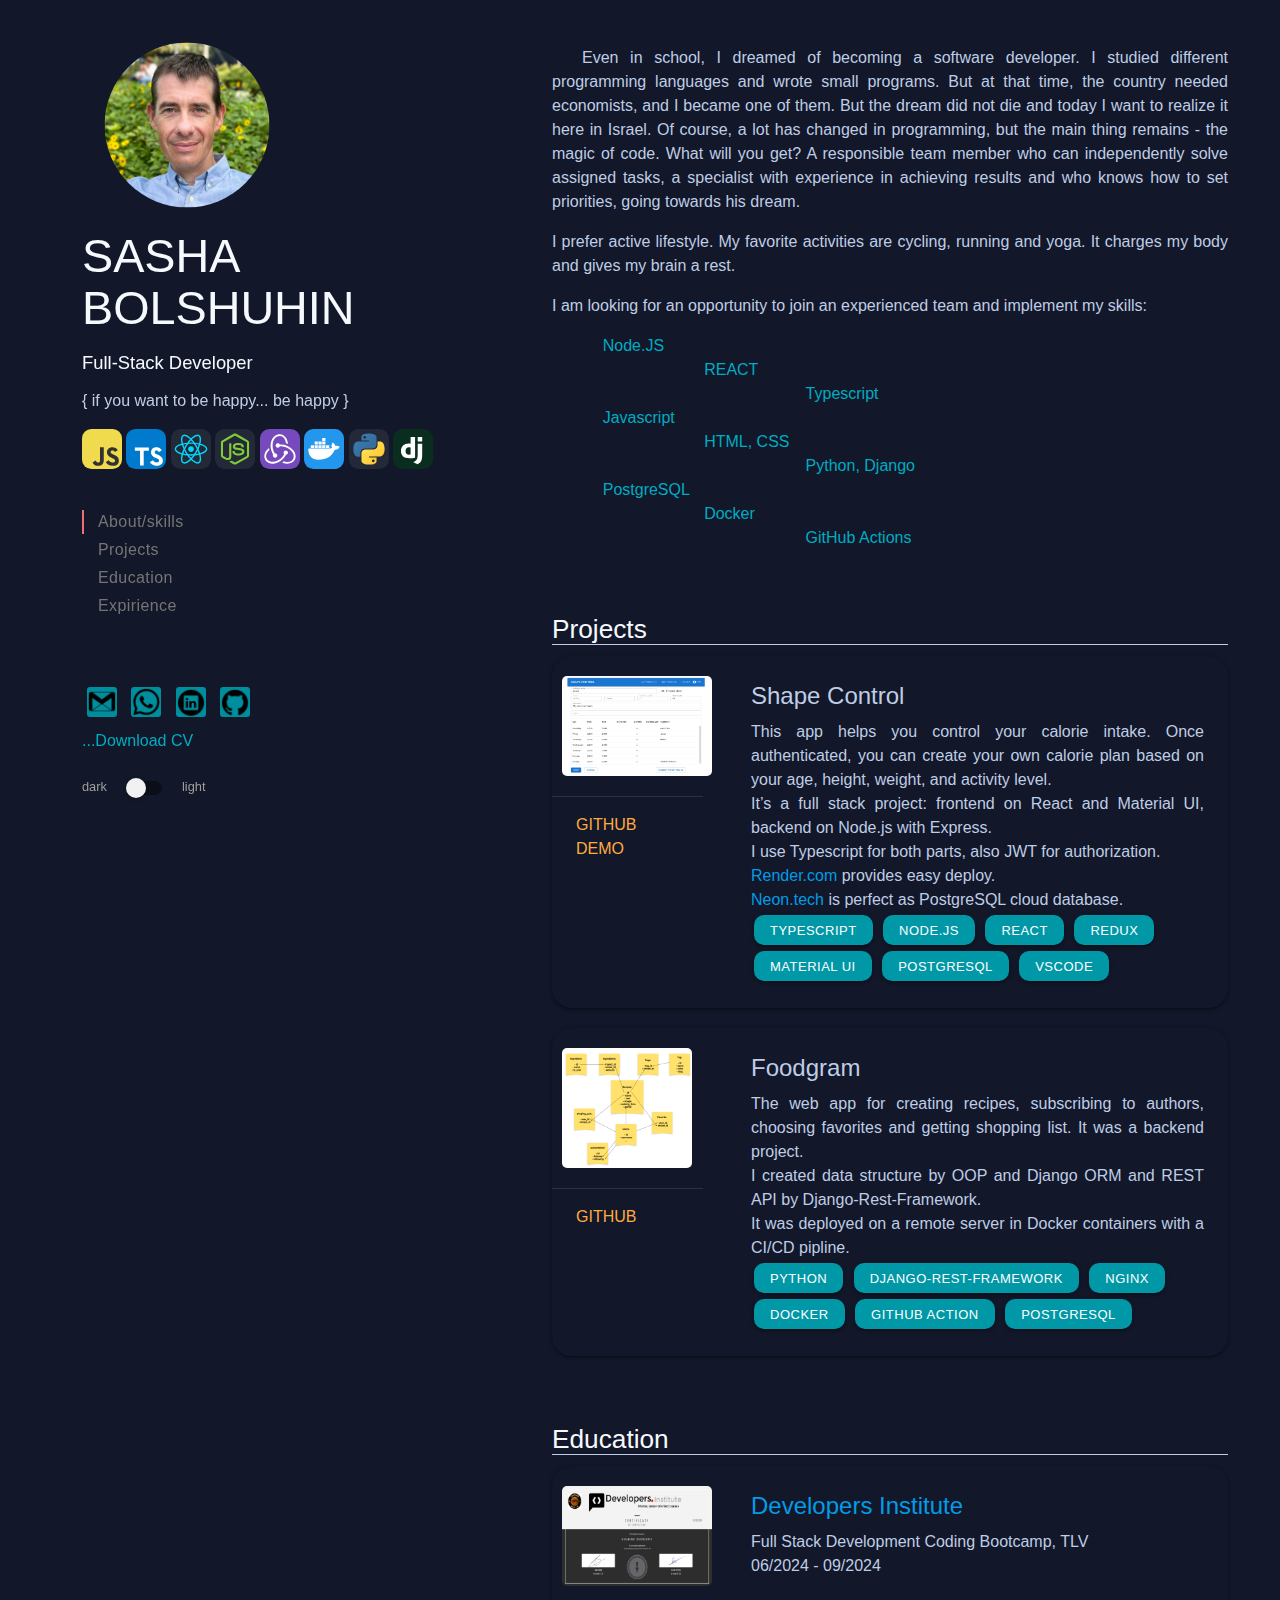
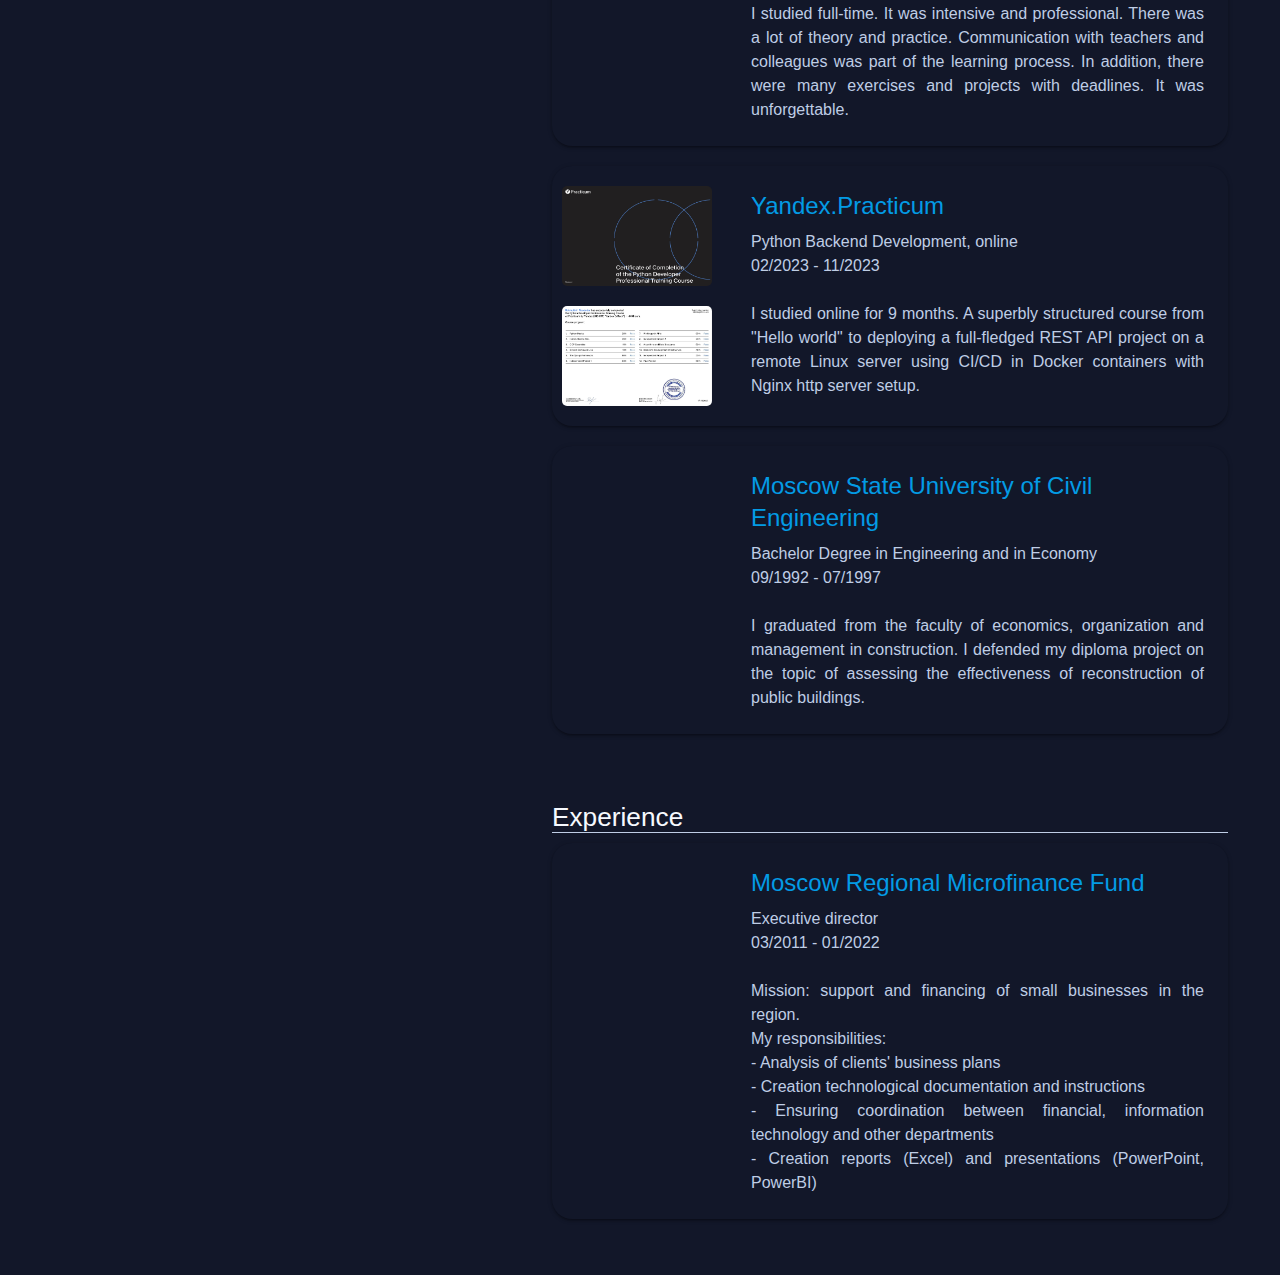
<file: index.html>
<html lang="en">

<head>
    <meta charset="UTF-8">
    <!--Import Google Icon Font-->
    <link href="https://fonts.googleapis.com/icon?family=Material+Icons" rel="stylesheet">
    <!--Import materialize.css-->
    <link type="text/css" rel="stylesheet" href="./materialize/materialize.css" media="screen,projection" />
    <meta name="viewport" content="width=device-width, initial-scale=1.0">
    <link rel="icon" type="img" href="./media/my-photo.jpeg">
    <link rel="stylesheet" href="style.css">
    <title>Sasha Bolshuhin</title>
</head>

<body>
    <div class="row">
        <div class="col m12 l5">
            <div id="left-side">
                <img id="my-photo" src="./media/my-photo.jpeg" alt="My photo">
                <h3>SASHA BOLSHUHIN</h3>
                <h6>Full-Stack Developer</h6>
                <p>{ if you want to be happy... be happy }</p>
                <svg width="40" height="40" viewBox="0 0 256 256" fill="none" xmlns="http://www.w3.org/2000/svg">
                    <rect width="256" height="256" rx="60" fill="#F0DB4F" />
                    <path
                        d="M67.3117 213.932L86.9027 202.076C90.6821 208.777 94.1202 214.447 102.367 214.447C110.272 214.447 115.256 211.355 115.256 199.327V117.529H139.314V199.667C139.314 224.584 124.708 235.926 103.398 235.926C84.1533 235.926 72.9819 225.959 67.3113 213.93"
                        fill="#323330" />
                    <path
                        d="M152.381 211.354L171.969 200.013C177.126 208.434 183.828 214.62 195.684 214.62C205.653 214.62 212.009 209.636 212.009 202.762C212.009 194.514 205.479 191.592 194.481 186.782L188.468 184.203C171.111 176.815 159.597 167.535 159.597 147.945C159.597 129.901 173.345 116.153 194.826 116.153C210.12 116.153 221.118 121.481 229.022 135.4L210.291 147.429C206.166 140.04 201.7 137.119 194.826 137.119C187.78 137.119 183.312 141.587 183.312 147.429C183.312 154.646 187.78 157.568 198.09 162.037L204.104 164.614C224.553 173.379 236.067 182.313 236.067 202.418C236.067 224.072 219.055 235.928 196.2 235.928C173.861 235.928 159.426 225.274 152.381 211.354"
                        fill="#323330" />
                </svg>
                <svg xmlns="http://www.w3.org/2000/svg" width="40" height="40" fill="none" viewBox="0 0 256 256">
                    <rect width="256" height="256" fill="#007ACC" rx="60" />
                    <path fill="#fff"
                        d="M56.6112 128.849L56.5299 139.333H73.1902H89.8505L89.8505 186.673V234.012H101.635H113.419V186.673L113.419 139.333H130.079H146.739V129.052C146.739 123.363 146.618 118.609 146.455 118.487C146.333 118.325 126.056 118.243 101.472 118.284L56.7331 118.406L56.6112 128.849Z" />
                    <path fill="#fff"
                        d="M206.567 118.108C213.068 119.734 218.026 122.619 222.577 127.332C224.934 129.852 228.428 134.444 228.713 135.541C228.794 135.866 217.66 143.343 210.915 147.528C210.671 147.691 209.695 146.634 208.598 145.009C205.307 140.214 201.853 138.141 196.57 137.776C188.809 137.247 183.811 141.311 183.852 148.097C183.852 150.088 184.136 151.266 184.949 152.892C186.655 156.427 189.825 158.54 199.781 162.847C218.107 170.731 225.949 175.932 230.826 183.327C236.271 191.576 237.49 204.742 233.792 214.535C229.729 225.181 219.651 232.414 205.469 234.812C201.081 235.584 190.678 235.462 185.965 234.609C175.684 232.78 165.932 227.701 159.918 221.037C157.561 218.436 152.969 211.65 153.254 211.162C153.375 211 154.432 210.35 155.61 209.659C156.748 209.009 161.056 206.53 165.119 204.173L172.474 199.906L174.018 202.182C176.172 205.473 180.885 209.984 183.73 211.487C191.897 215.795 203.113 215.185 208.639 210.228C210.996 208.074 211.971 205.839 211.971 202.548C211.971 199.581 211.605 198.281 210.061 196.046C208.07 193.202 204.007 190.804 192.466 185.806C179.26 180.117 173.571 176.582 168.37 170.974C165.363 167.724 162.518 162.522 161.34 158.174C160.365 154.558 160.121 145.496 160.893 141.839C163.615 129.08 173.246 120.181 187.143 117.539C191.654 116.686 202.137 117.011 206.567 118.108Z" />
                </svg>
                <svg xmlns="http://www.w3.org/2000/svg" width="40" height="40" fill="none" viewBox="0 0 256 256">
                    <rect width="256" height="256" fill="#242938" rx="60" />
                    <path fill="#00D8FF"
                        d="M128.001 146.951C138.305 146.951 146.657 138.598 146.657 128.295C146.657 117.992 138.305 109.639 128.001 109.639C117.698 109.639 109.345 117.992 109.345 128.295C109.345 138.598 117.698 146.951 128.001 146.951Z" />
                    <path fill-rule="evenodd" stroke="#00D8FF" stroke-width="8.911"
                        d="M128.002 90.3633C153.05 90.3633 176.319 93.9575 193.864 99.9976C215.003 107.275 228 118.306 228 128.295C228 138.704 214.226 150.423 191.525 157.944C174.363 163.63 151.779 166.598 128.002 166.598C103.624 166.598 80.5389 163.812 63.1834 157.881C41.2255 150.376 28 138.506 28 128.295C28 118.387 40.4096 107.441 61.2515 100.175C78.8617 94.0353 102.705 90.3633 127.998 90.3633H128.002Z"
                        clip-rule="evenodd" />
                    <path fill-rule="evenodd" stroke="#00D8FF" stroke-width="8.911"
                        d="M94.9811 109.438C107.495 87.7402 122.232 69.3783 136.23 57.1971C153.094 42.5206 169.144 36.7728 177.796 41.7623C186.813 46.9623 190.084 64.7496 185.259 88.1712C181.614 105.879 172.9 126.925 161.021 147.523C148.842 168.641 134.897 187.247 121.09 199.315C103.619 214.587 86.7284 220.114 77.8833 215.013C69.3003 210.067 66.0181 193.846 70.1356 172.161C73.6145 153.838 82.3451 131.349 94.977 109.438L94.9811 109.438Z"
                        clip-rule="evenodd" />
                    <path fill-rule="evenodd" stroke="#00D8FF" stroke-width="8.911"
                        d="M95.0123 147.578C82.4633 125.904 73.9194 103.962 70.3531 85.7517C66.0602 63.8109 69.0954 47.0355 77.7401 42.0315C86.7485 36.8163 103.792 42.866 121.674 58.7437C135.194 70.7479 149.077 88.8052 160.99 109.383C173.204 130.481 182.358 151.856 185.919 169.844C190.425 192.608 186.778 210.001 177.941 215.116C169.367 220.08 153.676 214.825 136.945 200.427C122.809 188.263 107.685 169.468 95.0123 147.578Z"
                        clip-rule="evenodd" />
                </svg>
                <svg xmlns="http://www.w3.org/2000/svg" width="40" height="40" fill="none" viewBox="0 0 256 256">
                    <rect width="256" height="256" fill="#242938" rx="60" />
                    <path fill="#81CD39"
                        d="M119.878 31.1164C124.797 28.3008 131.203 28.2883 136.117 31.1164C160.839 45.0855 185.569 59.0332 210.287 73.0108C214.937 75.6296 218.046 80.8038 217.999 86.1608V170.206C218.034 175.785 214.617 181.083 209.712 183.642C185.071 197.535 160.442 211.444 135.805 225.337C130.786 228.207 124.251 227.986 119.387 224.88C112 220.598 104.6 216.336 97.2121 212.058C95.7022 211.158 94.0004 210.442 92.9345 208.978C93.8766 207.708 95.5618 207.55 96.9309 206.995C100.014 206.014 102.847 204.44 105.679 202.913C106.396 202.423 107.27 202.611 107.957 203.049C114.274 206.671 120.536 210.399 126.874 213.986C128.226 214.767 129.595 213.73 130.751 213.086C154.931 199.419 179.141 185.805 203.318 172.134C204.214 171.703 204.709 170.752 204.636 169.771C204.653 142.046 204.64 114.317 204.645 86.5918C204.747 85.4785 204.103 84.455 203.096 83.999C178.541 70.1702 153.997 56.3205 129.446 42.4882C128.575 41.8893 127.426 41.8878 126.554 42.4837C102.002 56.3205 77.4638 70.1832 52.9124 84.011C51.9092 84.4675 51.236 85.4745 51.3554 86.5918C51.3596 114.317 51.3554 142.046 51.3554 169.775C51.2682 170.756 51.801 171.687 52.6906 172.109C59.2422 175.824 65.8024 179.513 72.3582 183.216C76.0516 185.203 80.5863 186.385 84.6555 184.862C88.2463 183.574 90.7633 179.909 90.6948 176.097C90.7288 148.534 90.6778 120.967 90.7203 93.4078C90.6309 92.1841 91.7912 91.1731 92.981 91.2885C96.1292 91.267 99.281 91.2461 102.429 91.297C103.743 91.267 104.647 92.5847 104.485 93.8174C104.472 121.555 104.519 149.293 104.464 177.03C104.472 184.423 101.435 192.467 94.5973 196.084C86.1737 200.447 75.7619 199.522 67.4399 195.338C60.2355 191.742 53.3603 187.498 46.2838 183.646C41.3661 181.101 37.966 175.782 38.0006 170.207V86.1608C37.949 80.6929 41.1825 75.4248 45.9764 72.8445C70.6133 58.9408 95.2461 45.0261 119.878 31.1164Z" />
                    <path fill="#81CD39"
                        d="M141.372 89.3351C152.117 88.6433 163.62 88.9255 173.289 94.2185C180.776 98.2754 184.926 106.789 185.058 115.106C184.849 116.227 183.676 116.846 182.605 116.769C179.488 116.765 176.369 116.812 173.252 116.748C171.929 116.799 171.161 115.58 170.995 114.411C170.099 110.431 167.928 106.49 164.183 104.57C158.433 101.692 151.767 101.837 145.497 101.897C140.92 102.139 135.998 102.536 132.12 105.227C129.143 107.266 128.239 111.382 129.301 114.697C130.303 117.077 133.05 117.845 135.299 118.553C148.248 121.94 161.97 121.602 174.672 126.059C179.931 127.876 185.075 131.409 186.875 136.915C189.23 144.295 188.198 153.115 182.947 159.039C178.689 163.914 172.488 166.568 166.303 168.009C158.075 169.844 149.536 169.891 141.18 169.076C133.323 168.18 125.146 166.116 119.081 160.763C113.894 156.259 111.361 149.241 111.612 142.469C111.672 141.325 112.811 140.527 113.907 140.621C117.046 140.596 120.186 140.587 123.325 140.626C124.58 140.536 125.509 141.62 125.574 142.802C126.152 146.593 127.577 150.573 130.884 152.82C137.264 156.937 145.271 156.655 152.577 156.77C158.63 156.502 165.425 156.421 170.364 152.42C172.97 150.138 173.742 146.32 173.038 143.036C172.275 140.263 169.374 138.971 166.883 138.126C154.1 134.083 140.224 135.55 127.565 130.977C122.425 129.161 117.455 125.727 115.481 120.447C112.726 112.974 113.988 103.73 119.789 98.0061C125.445 92.312 133.609 90.1192 141.372 89.3346V89.3351" />
                </svg>
                <svg width="40" height="40" viewBox="0 0 256 256" fill="none" xmlns="http://www.w3.org/2000/svg">
                    <rect width="256" height="256" rx="60" fill="#764ABC" />
                    <path
                        d="M166.579 165.599C173.96 164.835 179.559 158.472 179.304 150.837C179.05 143.202 172.687 137.094 165.052 137.094H164.543C156.653 137.348 150.545 143.965 150.799 151.855C151.054 155.673 152.581 158.981 154.871 161.272C146.218 178.324 132.984 190.795 113.132 201.23C99.6432 208.356 85.6452 210.901 71.6472 209.12C60.1944 207.593 51.2866 202.502 45.6874 194.104C37.5431 181.633 36.7796 168.144 43.6513 154.655C48.487 144.983 56.1222 137.857 60.9579 134.294C59.9399 130.986 58.4128 125.386 57.6493 121.314C20.7456 148.038 24.5632 184.178 35.7615 201.23C44.1603 213.955 61.2124 221.845 80.046 221.845C85.1362 221.845 90.2264 221.336 95.3165 220.063C127.894 213.701 152.581 194.358 166.579 165.599V165.599Z"
                        fill="white" />
                    <path
                        d="M211.372 134.04C192.03 111.388 163.525 98.9175 130.948 98.9175H126.876C124.585 94.3363 119.749 91.2822 114.405 91.2822H113.896C106.006 91.5367 99.8977 98.154 100.152 106.044C100.407 113.679 106.769 119.787 114.405 119.787H114.914C120.513 119.533 125.349 115.97 127.385 111.134H131.966C151.308 111.134 169.633 116.733 186.176 127.677C198.901 136.076 208.064 147.02 213.154 160.254C217.481 170.943 217.226 181.378 212.645 190.286C205.519 203.775 193.557 211.156 177.777 211.156C167.597 211.156 157.926 208.102 152.835 205.811C150.036 208.356 144.946 212.428 141.383 214.973C152.326 220.063 163.525 222.863 174.214 222.863C198.647 222.863 216.717 209.374 223.589 195.885C230.97 181.124 230.461 155.673 211.372 134.04Z"
                        fill="white" />
                    <path
                        d="M82.0822 169.926C82.3367 177.561 88.6994 183.669 96.3347 183.669H96.8437C104.733 183.414 110.842 176.797 110.587 168.907C110.333 161.272 103.97 155.164 96.3347 155.164H95.8256C95.3166 155.164 94.5531 155.164 94.0441 155.419C83.6092 138.112 79.2826 119.278 80.8096 98.9177C81.8277 83.6472 86.9178 70.4127 95.8256 59.4689C103.206 50.0521 117.459 45.4709 127.13 45.2164C154.108 44.7074 165.561 78.3025 166.324 91.7915C169.633 92.555 175.232 94.3365 179.05 95.6091C175.996 54.3787 150.545 33 126.112 33C103.206 33 82.0822 49.543 73.6834 73.9759C61.976 106.553 69.6113 137.857 83.8637 162.545C82.5912 164.326 81.8277 167.126 82.0822 169.926V169.926Z"
                        fill="white" />
                </svg>
                <svg xmlns="http://www.w3.org/2000/svg" width="40" height="40" fill="none" viewBox="0 0 256 256">
                    <rect width="256" height="256" fill="#2396ED" rx="60" />
                    <path fill="#fff"
                        d="M141.187 122.123H161.904V103.379H141.187V122.123ZM116.525 122.123H137.241V103.379H116.525V122.123ZM92.3554 122.123H113.072V103.379H92.3554V122.123ZM68.1859 122.123H88.4093V103.379H68.1859V122.123ZM43.5233 122.123H64.2399V103.379H43.5233V122.123ZM68.1859 99.4333H88.4093V80.6896H68.1859V99.4333ZM92.3554 99.4333H113.072V80.6896H92.3554V99.4333ZM116.525 99.4333H137.241V80.6896H116.525V99.4333ZM116.525 76.7436H137.241V58H116.525V76.7436ZM228 113.738C228 113.738 219.121 105.352 200.871 108.312C198.898 94.0075 183.607 85.6222 183.607 85.6222C183.607 85.6222 169.303 102.886 179.661 122.123C176.702 123.603 171.769 125.576 164.37 125.576H28.7257C26.2594 134.948 26.2594 197.097 94.3284 197.097C143.16 197.097 179.661 174.408 196.925 132.974C222.574 134.948 228 113.738 228 113.738Z" />
                </svg>
                <svg xmlns="http://www.w3.org/2000/svg" width="40" height="40" fill="none" viewBox="0 0 256 256">
                    <rect width="256" height="256" fill="#242938" rx="60" />
                    <path fill="url(#paint0_linear_2_47)"
                        d="M127.279 29C76.5066 29 79.6772 51.018 79.6772 51.018L79.7338 73.8284H128.185V80.6772H60.4893C60.4893 80.6772 28 76.9926 28 128.222C28 179.452 56.3573 177.636 56.3573 177.636H73.2812V153.863C73.2812 153.863 72.369 125.506 101.186 125.506H149.24C149.24 125.506 176.239 125.942 176.239 99.4123V55.5461C176.239 55.5461 180.338 29 127.279 29ZM100.563 44.339C105.384 44.339 109.28 48.2351 109.28 53.0556C109.28 57.8761 105.384 61.7723 100.563 61.7723C95.7426 61.7723 91.8465 57.8761 91.8465 53.0556C91.8465 48.2351 95.7426 44.339 100.563 44.339Z" />
                    <path fill="url(#paint1_linear_2_47)"
                        d="M128.721 227.958C179.493 227.958 176.323 205.941 176.323 205.941L176.266 183.13H127.815V176.281H195.511C195.511 176.281 228 179.966 228 128.736C228 77.5062 199.643 79.323 199.643 79.323H182.719V103.096C182.719 103.096 183.631 131.453 154.814 131.453H106.76C106.76 131.453 79.7607 131.016 79.7607 157.546V201.412C79.7607 201.412 75.6615 227.958 128.721 227.958ZM155.437 212.619C150.616 212.619 146.72 208.723 146.72 203.903C146.72 199.082 150.616 195.186 155.437 195.186C160.257 195.186 164.154 199.082 164.154 203.903C164.154 208.723 160.257 212.619 155.437 212.619Z" />
                    <defs>
                        <linearGradient id="paint0_linear_2_47" x1="47.22" x2="146.333" y1="46.896" y2="145.02"
                            gradientUnits="userSpaceOnUse">
                            <stop stop-color="#387EB8" />
                            <stop offset="1" stop-color="#366994" />
                        </linearGradient>
                        <linearGradient id="paint1_linear_2_47" x1="108.056" x2="214.492" y1="109.905" y2="210.522"
                            gradientUnits="userSpaceOnUse">
                            <stop stop-color="#FFE052" />
                            <stop offset="1" stop-color="#FFC331" />
                        </linearGradient>
                    </defs>
                </svg>
                <svg width="40" height="40" viewBox="0 0 256 256" fill="none" xmlns="http://www.w3.org/2000/svg">
                    <rect width="256" height="256" rx="60" fill="#092E20" />
                    <path
                        d="M112.689 51H141.304V183.45C126.625 186.237 115.848 187.352 104.143 187.352C69.2093 187.351 51 171.559 51 141.271C51 112.098 70.3253 93.1471 100.24 93.1471C104.885 93.1471 108.415 93.5175 112.689 94.6323V51ZM112.689 117.671C109.345 116.558 106.558 116.186 103.028 116.186C88.5346 116.186 80.1725 125.105 80.1725 140.712C80.1725 155.95 88.163 164.311 102.842 164.311C105.999 164.311 108.602 164.125 112.689 163.569V117.671Z"
                        fill="white" />
                    <path
                        d="M186.826 95.1893V161.522C186.826 184.378 185.154 195.34 180.137 204.817C175.491 213.923 169.359 219.682 156.724 226L130.153 213.364C142.788 207.419 148.92 202.218 152.821 194.225C156.91 186.05 158.212 176.573 158.212 151.675V95.1893H186.826ZM158.212 51.1519H186.826V80.5102H158.212V51.1519Z"
                        fill="white" />
                </svg>

                <ul class="section table-of-contents">
                    <li><a href="#about">About/skills</a></li>
                    <li><a href="#projects">Projects</a></li>
                    <li><a href="#education">Education</a></li>
                    <li><a href="#exp">Expirience</a></li>
                </ul>
                <div id="contacts">
                    <a href="mailto:sbolshuhin@gmail.com"><img src="./media/1181190_email_gmail_google_mail_icon.png"
                            alt="mailto" height="40" width="40"></a>
                    <a href="https://wa.me/972512564673" target="_blank" class="tooltipped" data-position="top"
                        data-tooltip="Connect in WhatsApp"><img src="./media/843786_whatsapp_icon.png" alt="WhatsApp"
                            height="40" width="40"></a>
                    <a href="https://www.linkedin.com/in/sasha-bolshuhin-27a7a4279/" target="_blank"><img
                            src="./media/104452_linkedin_icon.png" alt="LinkedIn" height="40" width="40"></a>
                    <a href="https://github.com/Alex-skigo99" target="_blank"><img src="./media/394187_github_icon.png"
                            alt="GitHub" height="40" width="40"></a>
                    <br>
                    <a href="./A_Bolshuhin_full_stack_CV.pdf" target="_blank"
                        class="cyan-text text-darken-1">...Download
                        CV</a>
                </div>
                <br>
                <div class="switch">
                    <label>
                        dark
                        <input type="checkbox">
                        <span class="lever"></span>
                        light
                    </label>
                </div>
            </div>
        </div>

        <div class="col m12 l7">
            <div id="right-side">
                <div id="about" class="section scrollspy">
                    <p id="top-p">
                        Even in school, I dreamed of becoming a software developer. I studied different programming
                        languages ​​and wrote small programs. But at that time, the country needed economists, and I
                        became one of them. But the dream did not die and today I want to realize it here in Israel. Of
                        course, a lot has changed in programming, but the main thing remains - the magic of code. What
                        will you get?
                        A responsible team member who can independently solve assigned tasks,
                        a specialist with experience in achieving results and who knows how to set priorities,
                        going towards his dream.
                    </p>
                    <p>
                        I prefer active lifestyle. My favorite activities are cycling, running and yoga. It charges my
                        body and gives my brain a rest.
                    </p>
                    <p>
                        I am looking for an opportunity to join an experienced team and implement my skills:
                    </p>
                    <ul id="skills">
                        <li class="cyan-text text-darken-1">Node.JS</li>
                        <li class="cyan-text text-darken-1">REACT</li>
                        <li class="cyan-text text-darken-1">Typescript</li>
                        <li class="cyan-text text-darken-1">Javascript</li>
                        <li class="cyan-text text-darken-1">HTML, CSS</li>
                        <li class="cyan-text text-darken-1">Python, Django</li>
                        <li class="cyan-text text-darken-1">PostgreSQL</li>
                        <li class="cyan-text text-darken-1">Docker</li>
                        <li class="cyan-text text-darken-1">GitHub Actions</li>
                    </ul>
                </div>

                <div id="projects" class="section scrollspy">
                    <h5 class="topic">Projects</h5>
                    <div class="card">
                        <div class="row">
                            <div class="col m12 l3">
                                <img class="screen-shot materialboxed" src="./media/shapeControl.jpg" alt="ShapeControl"
                                    width="150" height="100">
                                <div class="card-action">
                                    <a href="https://github.com/Alex-skigo99/DI_FP_ShapeControl"
                                        target="_blank">GitHub</a>
                                    <div class="hide-on-med-and-down">
                                        <a href="https://di-fp-shapecontrol.onrender.com/" target="_blank">Demo</a>
                                    </div>
                                </div>
                            </div>
                            <div class="col m12 l9">
                                <div class="card-content">
                                    <span class="card-title">Shape Control</span>
                                    <p>
                                        This app helps you control your calorie intake. Once authenticated, you can
                                        create
                                        your own calorie plan based on your age, height, weight, and activity level.
                                    </p>
                                    <p>
                                        It’s a full stack project: frontend on React and Material UI, backend on Node.js
                                        with Express.
                                    </p>
                                    <p>I use Typescript for both parts, also JWT for authorization.</p>
                                    <p><a href="https://render.com" target="_blank">Render.com</a> provides easy deploy.
                                    </p>
                                    <p><a href="https://neon.tech" target="_blank">Neon.tech</a> is perfect as
                                        PostgreSQL cloud
                                        database.
                                    </p>
                                    <a class="waves-effect waves-light btn-small cyan darken-2">Typescript</a>
                                    <a class="waves-effect waves-light btn-small cyan darken-2">Node.js</a>
                                    <a class="waves-effect waves-light btn-small cyan darken-2">React</a>
                                    <a class="waves-effect waves-light btn-small cyan darken-2">Redux</a>
                                    <a class="waves-effect waves-light btn-small cyan darken-2">Material UI</a>
                                    <a class="waves-effect waves-light btn-small cyan darken-2">PostgreSQL</a>
                                    <a class="waves-effect waves-light btn-small cyan darken-2">VSCode</a>
                                    <br>
                                </div>
                            </div>
                        </div>
                    </div>
                    <div class="card">
                        <div class="row">
                            <div class="col m12 l3">
                                <img class="screen-shot materialboxed" src="./media/Model_Foodgram.png"
                                    alt="Foodgram data model" width="130" height="120">
                                <div class="card-action">
                                    <a href="https://github.com/Alex-skigo99/foodgram-project-react"
                                        target="_blank">GitHub</a>
                                </div>
                            </div>
                            <div class="col m12 l9">
                                <div class="card-content">
                                    <span class="card-title">Foodgram</span>
                                    <p>
                                        The web app for creating recipes, subscribing to authors, choosing favorites and
                                        getting
                                        shopping list. It was a backend project.
                                    </p>
                                    <p>
                                        I created data structure by OOP and Django ORM and
                                        REST API by Django-Rest-Framework.
                                    </p>
                                    <p>It was deployed on a remote server in Docker containers with a CI/CD pipline.</p>
                                    <a class="waves-effect waves-light btn-small cyan darken-2">Python</a>
                                    <a
                                        class="waves-effect waves-light btn-small cyan darken-2">Django-Rest-Framework</a>
                                    <a class="waves-effect waves-light btn-small cyan darken-2">nginx</a>
                                    <a class="waves-effect waves-light btn-small cyan darken-2">Docker</a>
                                    <a class="waves-effect waves-light btn-small cyan darken-2">GitHub Action</a>
                                    <a class="waves-effect waves-light btn-small cyan darken-2">PostgreSQL</a>
                                    <br>
                                </div>
                            </div>
                        </div>
                    </div>
                </div>

                <div id="education" class="section scrollspy">
                    <h5 class="topic">Education</h5>

                    <div class="card">
                        <div class="row">
                            <div class="col m12 l3">
                                <img class="screen-shot materialboxed"
                                    src="./media/Sertificate_Developers_Institute.jpg" alt="Certificate" width="150"
                                    height="100">
                            </div>
                            <div class="col m12 l9">
                                <div class="card-content">
                                    <a class="card-title" href="https://developers.institute/">Developers Institute</a>
                                    <p>Full Stack Development Coding Bootcamp, TLV</p>
                                    <p>06/2024 - 09/2024</p>
                                    <br>
                                    <p>I studied full-time. It was intensive and professional. There was a lot of
                                        theory
                                        and practice. Communication with teachers and colleagues was part of the
                                        learning process. In addition, there were many exercises and projects with
                                        deadlines. It was unforgettable.</p>
                                </div>
                            </div>
                        </div>
                    </div>
                    <div class="card">
                        <div class="row">
                            <div class="col m12 l3">
                                <img class="screen-shot materialboxed" src="./media/yandex_cert_1.png" alt="Certificate"
                                    width="150" height="100">
                                <img class="screen-shot materialboxed" src="./media/yandex_cert_2.png" alt="Certificate"
                                    width="150" height="100">
                            </div>
                            <div class="col m12 l9">
                                <div class="card-content">
                                    <a class="card-title" href="https://practicum.yandex.ru/">Yandex.Practicum</a>
                                    <p>Python Backend Development, online</p>
                                    <p>02/2023 - 11/2023</p>
                                    <br>
                                    <p>
                                        I studied online for 9 months.
                                        A superbly structured course from "Hello world" to deploying a full-fledged REST
                                        API project on a remote Linux server using CI/CD in Docker containers with Nginx
                                        http server setup.
                                    </p>
                                </div>
                            </div>
                        </div>
                    </div>
                    <div class="card">
                        <div class="row">
                            <div class="col m12 l3">
                            </div>
                            <div class="col m12 l9">
                                <div class="card-content">
                                    <a class="card-title" href="https://mgsu.ru/en/">Moscow State University of
                                        Civil Engineering</a>
                                    <p>Bachelor Degree in Engineering and in Economy</p>
                                    <p>09/1992 - 07/1997</p>
                                    <br>
                                    <p>
                                        I graduated from the faculty of economics, organization and management in
                                        construction. I defended my diploma project on the topic of assessing the
                                        effectiveness of reconstruction of public buildings.
                                    </p>
                                </div>
                            </div>
                        </div>
                    </div>

                </div>

                <div id="exp" class="section scrollspy">
                    <h5 class="topic">Experience</h5>

                    <div class="card">
                        <div class="row">
                            <div class="col m12 l3">
                            </div>
                            <div class="col m12 l9">
                                <div class="card-content">
                                    <a class="card-title" href="#">Moscow Regional Microfinance Fund</a>
                                    <p>Executive director</p>
                                    <p>03/2011 - 01/2022</p>
                                    <br>
                                    <p>Mission: support and financing of small businesses in the region.</p>
                                    <p>My responsibilities:</p>
                                    <p>- Analysis of clients' business plans</p>
                                    <p>- Creation technological documentation and instructions</p>
                                    <p>- Ensuring coordination between financial, information technology and other
                                        departments</p>
                                    <p>- Creation reports (Excel) and presentations (PowerPoint, PowerBI)</p>
                                </div>
                            </div>
                        </div>
                    </div>

                </div>

            </div>
        </div>
    </div>
    <script type="text/javascript" src="./materialize/materialize.js"></script>
    <script src="script.js"></script>
</body>

</html>
</file>
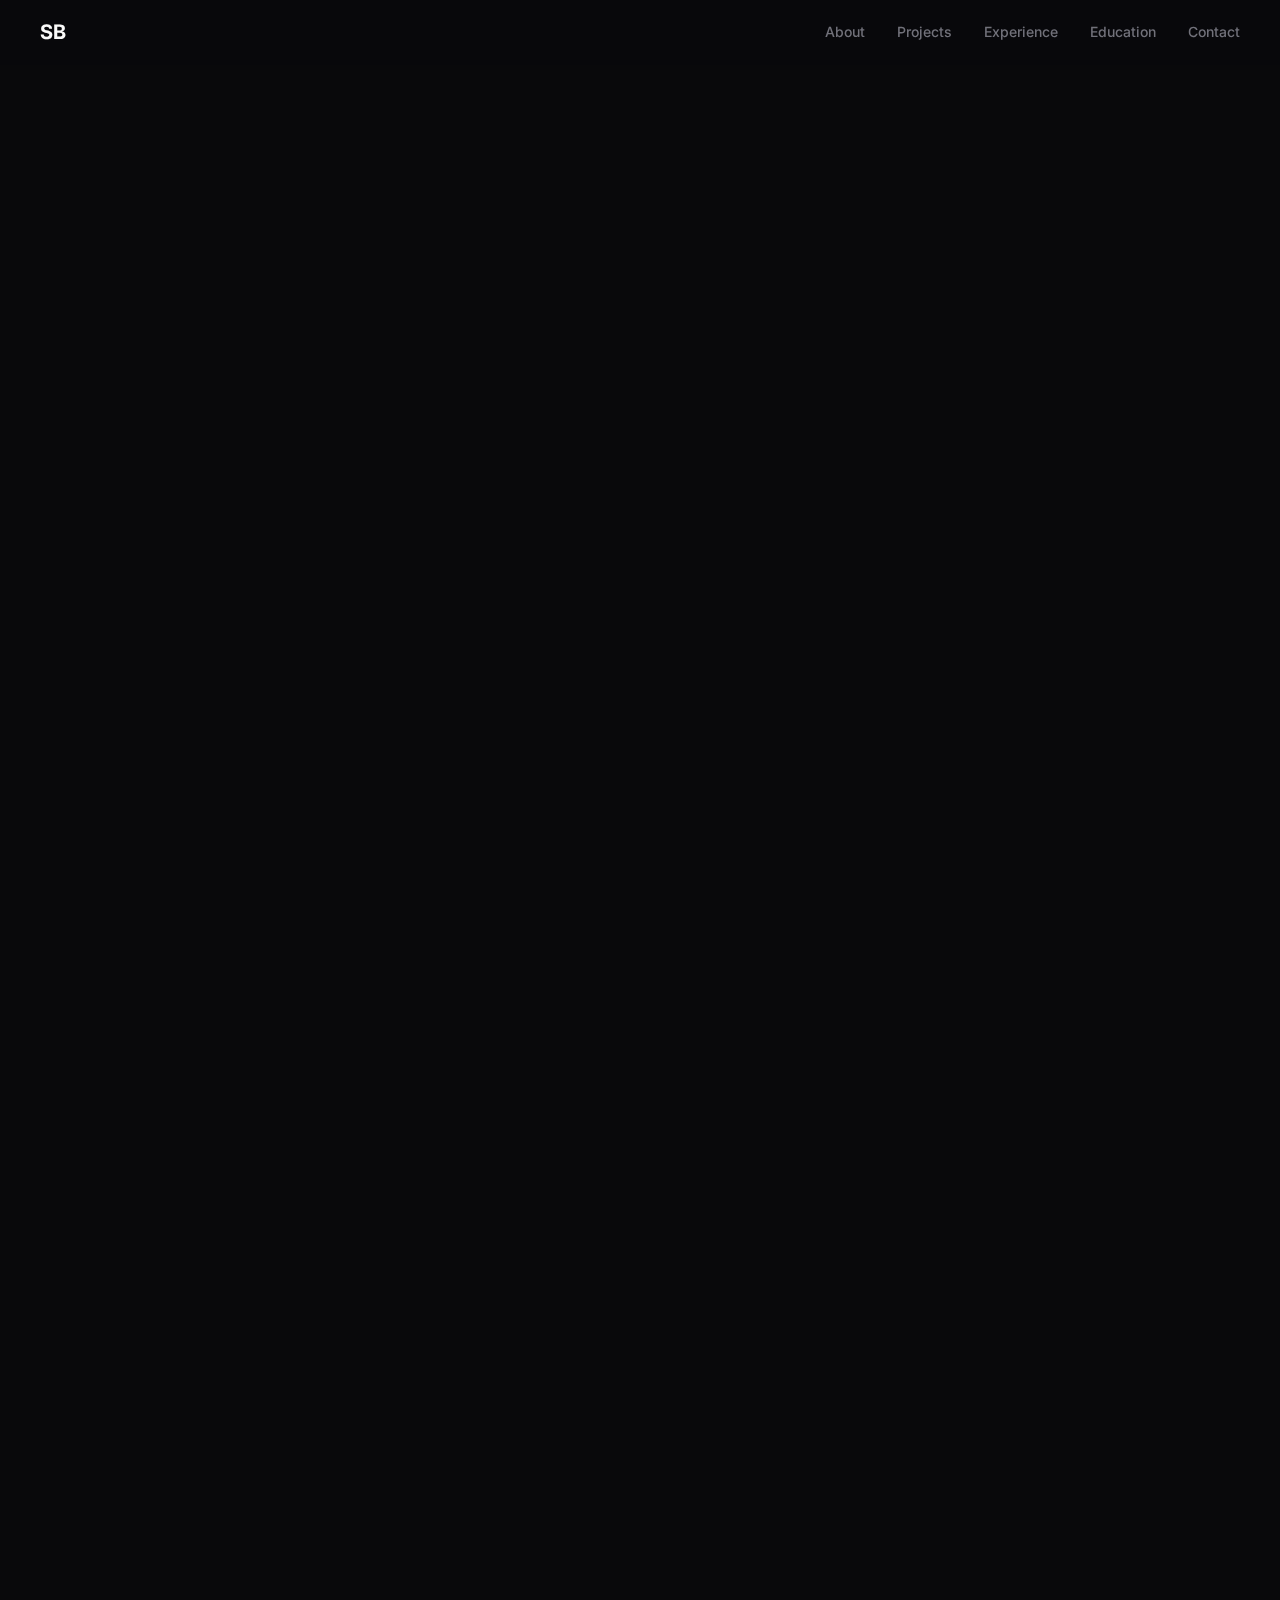
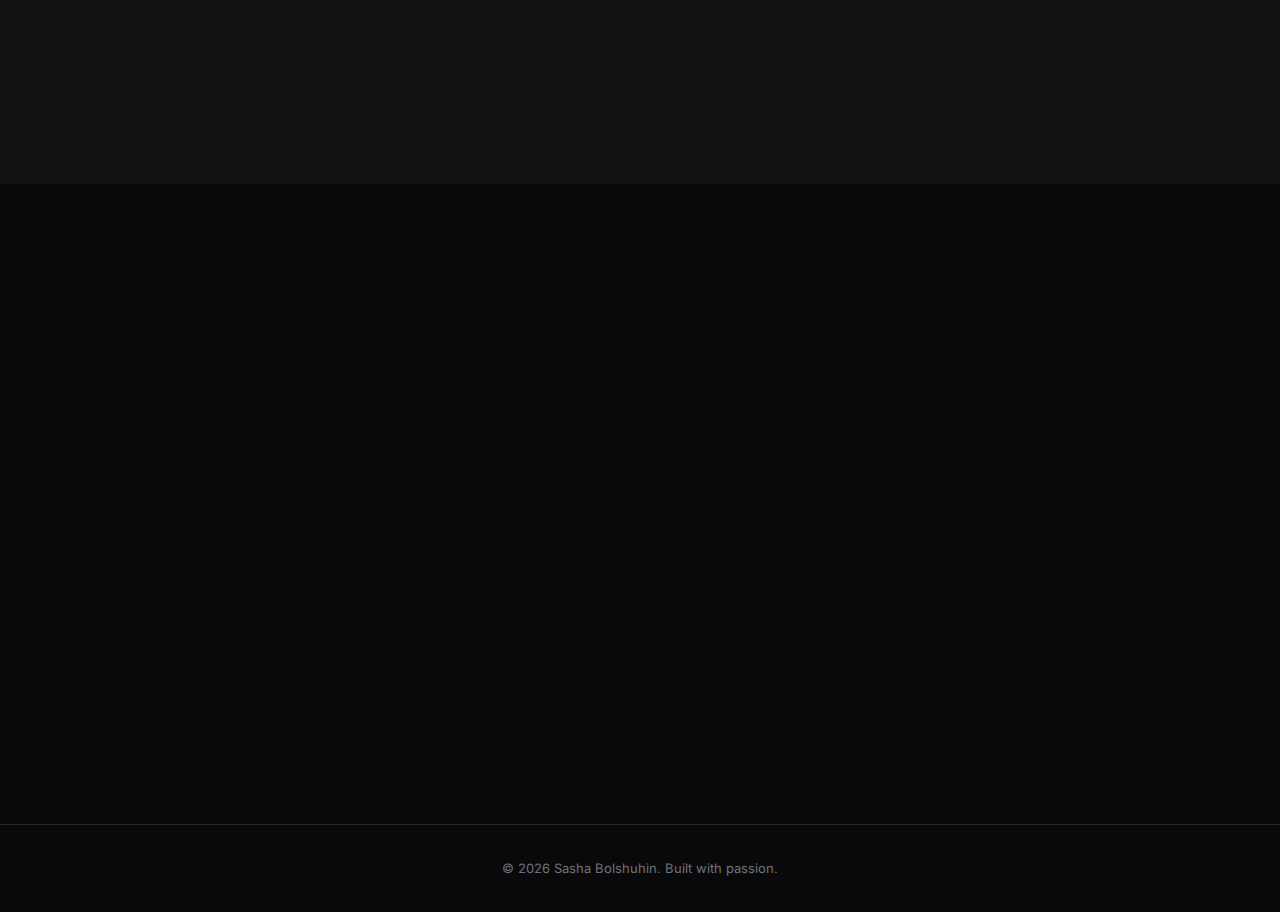
<file: version-a/index.html>
<!DOCTYPE html>
<html lang="en">
<head>
    <meta charset="UTF-8">
    <meta name="viewport" content="width=device-width, initial-scale=1.0">
    <title>Sasha Bolshuhin — Full Stack Developer</title>
    <link rel="icon" type="image/jpeg" href="../media/my-photo.jpeg">
    <link rel="preconnect" href="https://fonts.googleapis.com">
    <link rel="preconnect" href="https://fonts.gstatic.com" crossorigin>
    <link href="https://fonts.googleapis.com/css2?family=Inter:wght@300;400;500;600;700;800&family=JetBrains+Mono:wght@400;500&display=swap" rel="stylesheet">
    <link rel="stylesheet" href="css/style.css">
</head>
<body>
    <!-- Navigation -->
    <nav class="nav" id="nav">
        <div class="nav-inner">
            <a href="#" class="nav-logo">SB</a>
            <div class="nav-links">
                <a href="#about" class="nav-link">About</a>
                <a href="#projects" class="nav-link">Projects</a>
                <a href="#experience" class="nav-link">Experience</a>
                <a href="#education" class="nav-link">Education</a>
                <a href="#contact" class="nav-link">Contact</a>
            </div>
            <button class="nav-toggle" id="nav-toggle" aria-label="Toggle menu">
                <span></span><span></span><span></span>
            </button>
        </div>
        <!-- Mobile menu -->
        <div class="mobile-menu" id="mobile-menu">
            <a href="#about" class="mobile-link">About</a>
            <a href="#projects" class="mobile-link">Projects</a>
            <a href="#experience" class="mobile-link">Experience</a>
            <a href="#education" class="mobile-link">Education</a>
            <a href="#contact" class="mobile-link">Contact</a>
        </div>
    </nav>

    <!-- Hero Section -->
    <section class="hero" id="hero">
        <div class="hero-content">
            <div class="hero-badge animate-in">Available for hire</div>
            <h1 class="hero-title animate-in">
                <span class="hero-greeting">Hi, I'm</span>
                <span class="hero-name">Sasha Bolshuhin</span>
            </h1>
            <p class="hero-subtitle animate-in">Full Stack Developer</p>
            <p class="hero-description animate-in">
                Building production web applications with modern JavaScript/TypeScript stacks, 
                AWS serverless environments, and AI integrations. Turning complex business logic 
                into clean, scalable solutions.
            </p>
            <div class="hero-actions animate-in">
                <a href="#projects" class="btn btn-primary">View Projects</a>
                <a href="#contact" class="btn btn-ghost">Get in Touch</a>
            </div>
            <div class="hero-tech animate-in">
                <span class="tech-tag">React</span>
                <span class="tech-tag">Next.js</span>
                <span class="tech-tag">Node.js</span>
                <span class="tech-tag">TypeScript</span>
                <span class="tech-tag">AWS</span>
                <span class="tech-tag">PostgreSQL</span>
            </div>
        </div>
        <div class="hero-visual animate-in">
            <div class="hero-image-wrapper">
                <img src="../media/my-photo.jpeg" alt="Sasha Bolshuhin" class="hero-image">
            </div>
            <div class="hero-stats">
                <div class="stat">
                    <span class="stat-number">3+</span>
                    <span class="stat-label">Years Coding</span>
                </div>
                <div class="stat">
                    <span class="stat-number">5+</span>
                    <span class="stat-label">Production Apps</span>
                </div>
                <div class="stat">
                    <span class="stat-number">2</span>
                    <span class="stat-label">Dev Roles</span>
                </div>
            </div>
        </div>
    </section>

    <!-- About Section -->
    <section class="section" id="about">
        <div class="section-inner">
            <div class="section-label animate-on-scroll">01</div>
            <h2 class="section-title animate-on-scroll">About Me</h2>
            <div class="about-grid">
                <div class="about-text animate-on-scroll">
                    <p>
                        Full Stack Developer with hands-on experience building production web applications 
                        in modern JavaScript/TypeScript stacks and AWS serverless environments. I focus on 
                        clean architecture, performance, and scalable solutions.
                    </p>
                    <p>
                        My background in the financial sector gives me a solid understanding of business logic, 
                        data integrity, and accuracy. I'm passionate about creating intuitive, responsive user 
                        experiences and integrating AI tools to automate and improve workflows.
                    </p>
                    <p>
                        Outside of code, I prefer an active lifestyle — cycling, running, and yoga keep me 
                        balanced and energised.
                    </p>
                </div>
                <div class="skills-grid animate-on-scroll">
                    <div class="skill-category">
                        <h3 class="skill-category-title">Frontend</h3>
                        <div class="skill-tags">
                            <span class="skill-tag">React</span>
                            <span class="skill-tag">Next.js</span>
                            <span class="skill-tag">TypeScript</span>
                            <span class="skill-tag">Tailwind CSS</span>
                            <span class="skill-tag">Redux</span>
                            <span class="skill-tag">TanStack Query</span>
                            <span class="skill-tag">shadcn/ui</span>
                            <span class="skill-tag">MUI</span>
                        </div>
                    </div>
                    <div class="skill-category">
                        <h3 class="skill-category-title">Backend</h3>
                        <div class="skill-tags">
                            <span class="skill-tag">Node.js</span>
                            <span class="skill-tag">Express</span>
                            <span class="skill-tag">REST APIs</span>
                            <span class="skill-tag">Serverless</span>
                        </div>
                    </div>
                    <div class="skill-category">
                        <h3 class="skill-category-title">Databases</h3>
                        <div class="skill-tags">
                            <span class="skill-tag">PostgreSQL</span>
                            <span class="skill-tag">MongoDB</span>
                            <span class="skill-tag">DynamoDB</span>
                        </div>
                    </div>
                    <div class="skill-category">
                        <h3 class="skill-category-title">Cloud & DevOps</h3>
                        <div class="skill-tags">
                            <span class="skill-tag">AWS Lambda</span>
                            <span class="skill-tag">API Gateway</span>
                            <span class="skill-tag">S3</span>
                            <span class="skill-tag">SQS / SNS</span>
                            <span class="skill-tag">Cognito</span>
                            <span class="skill-tag">GitHub Actions</span>
                            <span class="skill-tag">Docker</span>
                        </div>
                    </div>
                    <div class="skill-category">
                        <h3 class="skill-category-title">Tools</h3>
                        <div class="skill-tags">
                            <span class="skill-tag">Git</span>
                            <span class="skill-tag">VS Code</span>
                            <span class="skill-tag">Copilot</span>
                            <span class="skill-tag">Swagger</span>
                            <span class="skill-tag">AI Integrations</span>
                        </div>
                    </div>
                </div>
            </div>
        </div>
    </section>

    <!-- Projects Section -->
    <section class="section section-alt" id="projects">
        <div class="section-inner">
            <div class="section-label animate-on-scroll">02</div>
            <h2 class="section-title animate-on-scroll">Featured Projects</h2>
            <div class="projects-grid">
                <!-- Project 1: Nail Salon Management -->
                <a href="nail-salon-management.html" class="project-card animate-on-scroll">
                    <div class="project-image-wrapper">
                        <img src="../media/nail_salon_media/nail_salon_screenshot_01.png" alt="Nail Salon Management" class="project-image">
                        <div class="project-overlay">
                            <span class="project-view">View Case Study →</span>
                        </div>
                    </div>
                    <div class="project-info">
                        <div class="project-tags">
                            <span class="project-tag">Next.js 16</span>
                            <span class="project-tag">React 19</span>
                            <span class="project-tag">Express 5</span>
                            <span class="project-tag">PostgreSQL</span>
                            <span class="project-tag">AWS</span>
                        </div>
                        <h3 class="project-title">Nail Salon Management</h3>
                        <p class="project-desc">
                            Full-stack web application for beauty business automation — client booking portal 
                            with multi-language support and a comprehensive admin panel for managing staff, 
                            services, appointments, and email notifications.
                        </p>
                        <div class="project-links">
                            <span class="project-link-item">
                                <svg width="16" height="16" viewBox="0 0 24 24" fill="none" stroke="currentColor" stroke-width="2"><path d="M9 19c-5 1.5-5-2.5-7-3m14 6v-3.87a3.37 3.37 0 0 0-.94-2.61c3.14-.35 6.44-1.54 6.44-7A5.44 5.44 0 0 0 20 4.77 5.07 5.07 0 0 0 19.91 1S18.73.65 16 2.48a13.38 13.38 0 0 0-7 0C6.27.65 5.09 1 5.09 1A5.07 5.07 0 0 0 5 4.77a5.44 5.44 0 0 0-1.5 3.78c0 5.42 3.3 6.61 6.44 7A3.37 3.37 0 0 0 9 18.13V22"></path></svg>
                                GitHub
                            </span>
                            <span class="project-link-item">
                                <svg width="16" height="16" viewBox="0 0 24 24" fill="none" stroke="currentColor" stroke-width="2"><path d="M18 13v6a2 2 0 0 1-2 2H5a2 2 0 0 1-2-2V8a2 2 0 0 1 2-2h6"></path><polyline points="15 3 21 3 21 9"></polyline><line x1="10" y1="14" x2="21" y2="3"></line></svg>
                                Live Demo
                            </span>
                        </div>
                    </div>
                </a>

                <!-- Project 2: Personality Collection -->
                <a href="personality-collection.html" class="project-card animate-on-scroll">
                    <div class="project-image-wrapper">
                        <img src="../media/personality_media/personality_screenshot_01.png" alt="Personality Collection" class="project-image">
                        <div class="project-overlay">
                            <span class="project-view">View Case Study →</span>
                        </div>
                    </div>
                    <div class="project-info">
                        <div class="project-tags">
                            <span class="project-tag">React 18</span>
                            <span class="project-tag">Node.js</span>
                            <span class="project-tag">MongoDB</span>
                            <span class="project-tag">Groq AI</span>
                            <span class="project-tag">AWS SES</span>
                        </div>
                        <h3 class="project-title">Personality Collection</h3>
                        <p class="project-desc">
                            B2B platform that assesses YouTube creators' personality types through a Big 5 
                            personality survey and delivers AI-generated personalised growth recommendations 
                            using Groq Cloud LLM.
                        </p>
                        <div class="project-links">
                            <span class="project-link-item">
                                <svg width="16" height="16" viewBox="0 0 24 24" fill="none" stroke="currentColor" stroke-width="2"><path d="M9 19c-5 1.5-5-2.5-7-3m14 6v-3.87a3.37 3.37 0 0 0-.94-2.61c3.14-.35 6.44-1.54 6.44-7A5.44 5.44 0 0 0 20 4.77 5.07 5.07 0 0 0 19.91 1S18.73.65 16 2.48a13.38 13.38 0 0 0-7 0C6.27.65 5.09 1 5.09 1A5.07 5.07 0 0 0 5 4.77a5.44 5.44 0 0 0-1.5 3.78c0 5.42 3.3 6.61 6.44 7A3.37 3.37 0 0 0 9 18.13V22"></path></svg>
                                GitHub
                            </span>
                        </div>
                    </div>
                </a>
            </div>
        </div>
    </section>

    <!-- Experience Section -->
    <section class="section" id="experience">
        <div class="section-inner">
            <div class="section-label animate-on-scroll">03</div>
            <h2 class="section-title animate-on-scroll">Experience</h2>
            <div class="timeline">
                <div class="timeline-item animate-on-scroll">
                    <div class="timeline-dot"></div>
                    <div class="timeline-content">
                        <div class="timeline-date">05/2025 — 01/2026</div>
                        <h3 class="timeline-title">Full Stack Developer</h3>
                        <div class="timeline-company">Evomake · Petah Tikva, Israel</div>
                        <ul class="timeline-details">
                            <li>Built serverless web app for managing Google Business Profile accounts with AI-driven automation</li>
                            <li>Backend services on AWS Lambda with Google Business Profile APIs, Stripe, SQS/SNS</li>
                            <li>Frontend in Next.js/React + TypeScript with Tailwind CSS and shadcn/ui</li>
                            <li>Integrated AI tools for automated review responses and post content generation</li>
                            <li>Full AWS stack: Lambda, S3, API Gateway, DynamoDB, SQS, SNS, Cognito</li>
                        </ul>
                    </div>
                </div>
                <div class="timeline-item animate-on-scroll">
                    <div class="timeline-dot"></div>
                    <div class="timeline-content">
                        <div class="timeline-date">10/2024 — 03/2025</div>
                        <h3 class="timeline-title">Full Stack Developer</h3>
                        <div class="timeline-company">InsightGenie · Israel</div>
                        <ul class="timeline-details">
                            <li>Developed web applications using Node.js, MongoDB, AWS S3, React, and Tailwind CSS</li>
                            <li>Implemented end-to-end features: RESTful APIs, UI components, and data flows</li>
                            <li>Optimized performance with React Query, reducing loading times</li>
                        </ul>
                    </div>
                </div>
                <div class="timeline-item animate-on-scroll">
                    <div class="timeline-dot"></div>
                    <div class="timeline-content">
                        <div class="timeline-date">11/2023 — 01/2024</div>
                        <h3 class="timeline-title">Backend Developer</h3>
                        <div class="timeline-company">Yandex Practicum · Remote</div>
                        <ul class="timeline-details">
                            <li>Contributed backend components and tests for an educational platform</li>
                            <li>Developed a Telegram bot for review process notifications</li>
                        </ul>
                    </div>
                </div>
                <div class="timeline-item animate-on-scroll">
                    <div class="timeline-dot"></div>
                    <div class="timeline-content">
                        <div class="timeline-date">04/2011 — 01/2023</div>
                        <h3 class="timeline-title">Economist</h3>
                        <div class="timeline-company">Moscow Regional Microfinance Fund · Moscow, Russia</div>
                        <ul class="timeline-details">
                            <li>Analyzed startup business plans and financial models</li>
                            <li>Collaborated with stakeholders to evaluate risks and feasibility</li>
                            <li>Experience with data, KPIs, and structured reporting</li>
                        </ul>
                    </div>
                </div>
            </div>
        </div>
    </section>

    <!-- Education Section -->
    <section class="section section-alt" id="education">
        <div class="section-inner">
            <div class="section-label animate-on-scroll">04</div>
            <h2 class="section-title animate-on-scroll">Education</h2>
            <div class="education-grid">
                <div class="education-card animate-on-scroll">
                    <div class="education-year">2024</div>
                    <h3 class="education-title">Full Stack Web Development Bootcamp</h3>
                    <div class="education-school">Developers Institute · Tel Aviv, Israel</div>
                    <p class="education-desc">
                        Intensive full-time bootcamp covering full-stack development with modern 
                        JavaScript/TypeScript, React, Node.js, databases, and deployment.
                    </p>
                </div>
                <div class="education-card animate-on-scroll">
                    <div class="education-year">2023</div>
                    <h3 class="education-title">Python Backend Development</h3>
                    <div class="education-school">Yandex Practicum · Online</div>
                    <p class="education-desc">
                        9-month structured course from fundamentals to deploying REST API projects 
                        on remote servers with CI/CD in Docker containers and Nginx.
                    </p>
                </div>
                <div class="education-card animate-on-scroll">
                    <div class="education-year">1997</div>
                    <h3 class="education-title">Bachelor's in Engineering & Economics</h3>
                    <div class="education-school">Moscow State University of Civil Engineering · Russia</div>
                    <p class="education-desc">
                        Faculty of Economics, Organization and Management in Construction. 
                        Diploma project on assessing reconstruction effectiveness of public buildings.
                    </p>
                </div>
            </div>
        </div>
    </section>

    <!-- Contact Section -->
    <section class="section" id="contact">
        <div class="section-inner contact-section">
            <div class="section-label animate-on-scroll">05</div>
            <h2 class="section-title animate-on-scroll">Let's Work Together</h2>
            <p class="contact-text animate-on-scroll">
                I'm currently looking for new opportunities. Whether you have a question or 
                just want to say hi, my inbox is always open.
            </p>
            <div class="contact-links animate-on-scroll">
                <a href="mailto:sbolshuhin@gmail.com" class="contact-card">
                    <svg width="24" height="24" viewBox="0 0 24 24" fill="none" stroke="currentColor" stroke-width="2"><rect x="2" y="4" width="20" height="16" rx="2"></rect><path d="m22 7-8.97 5.7a1.94 1.94 0 0 1-2.06 0L2 7"></path></svg>
                    <span>sbolshuhin@gmail.com</span>
                </a>
                <a href="https://wa.me/972512564673" target="_blank" class="contact-card">
                    <svg width="24" height="24" viewBox="0 0 24 24" fill="none" stroke="currentColor" stroke-width="2"><path d="M22 16.92v3a2 2 0 0 1-2.18 2 19.79 19.79 0 0 1-8.63-3.07 19.5 19.5 0 0 1-6-6 19.79 19.79 0 0 1-3.07-8.67A2 2 0 0 1 4.11 2h3a2 2 0 0 1 2 1.72c.127.96.361 1.903.7 2.81a2 2 0 0 1-.45 2.11L8.09 9.91a16 16 0 0 0 6 6l1.27-1.27a2 2 0 0 1 2.11-.45c.907.339 1.85.573 2.81.7A2 2 0 0 1 22 16.92z"></path></svg>
                    <span>WhatsApp</span>
                </a>
                <a href="https://www.linkedin.com/in/sasha-bolshuhin-27a7a4279/" target="_blank" class="contact-card">
                    <svg width="24" height="24" viewBox="0 0 24 24" fill="none" stroke="currentColor" stroke-width="2"><path d="M16 8a6 6 0 0 1 6 6v7h-4v-7a2 2 0 0 0-2-2 2 2 0 0 0-2 2v7h-4v-7a6 6 0 0 1 6-6z"></path><rect x="2" y="9" width="4" height="12"></rect><circle cx="4" cy="4" r="2"></circle></svg>
                    <span>LinkedIn</span>
                </a>
                <a href="https://github.com/Alex-skigo99" target="_blank" class="contact-card">
                    <svg width="24" height="24" viewBox="0 0 24 24" fill="none" stroke="currentColor" stroke-width="2"><path d="M9 19c-5 1.5-5-2.5-7-3m14 6v-3.87a3.37 3.37 0 0 0-.94-2.61c3.14-.35 6.44-1.54 6.44-7A5.44 5.44 0 0 0 20 4.77 5.07 5.07 0 0 0 19.91 1S18.73.65 16 2.48a13.38 13.38 0 0 0-7 0C6.27.65 5.09 1 5.09 1A5.07 5.07 0 0 0 5 4.77a5.44 5.44 0 0 0-1.5 3.78c0 5.42 3.3 6.61 6.44 7A3.37 3.37 0 0 0 9 18.13V22"></path></svg>
                    <span>GitHub</span>
                </a>
            </div>
            <a href="../Sasha_Bolshuhin_full_stack_CV.pdf" target="_blank" class="btn btn-primary animate-on-scroll">Download CV</a>
        </div>
    </section>

    <!-- Footer -->
    <footer class="footer">
        <p>© 2026 Sasha Bolshuhin. Built with passion.</p>
    </footer>

    <script src="js/main.js"></script>
</body>
</html>
</file>
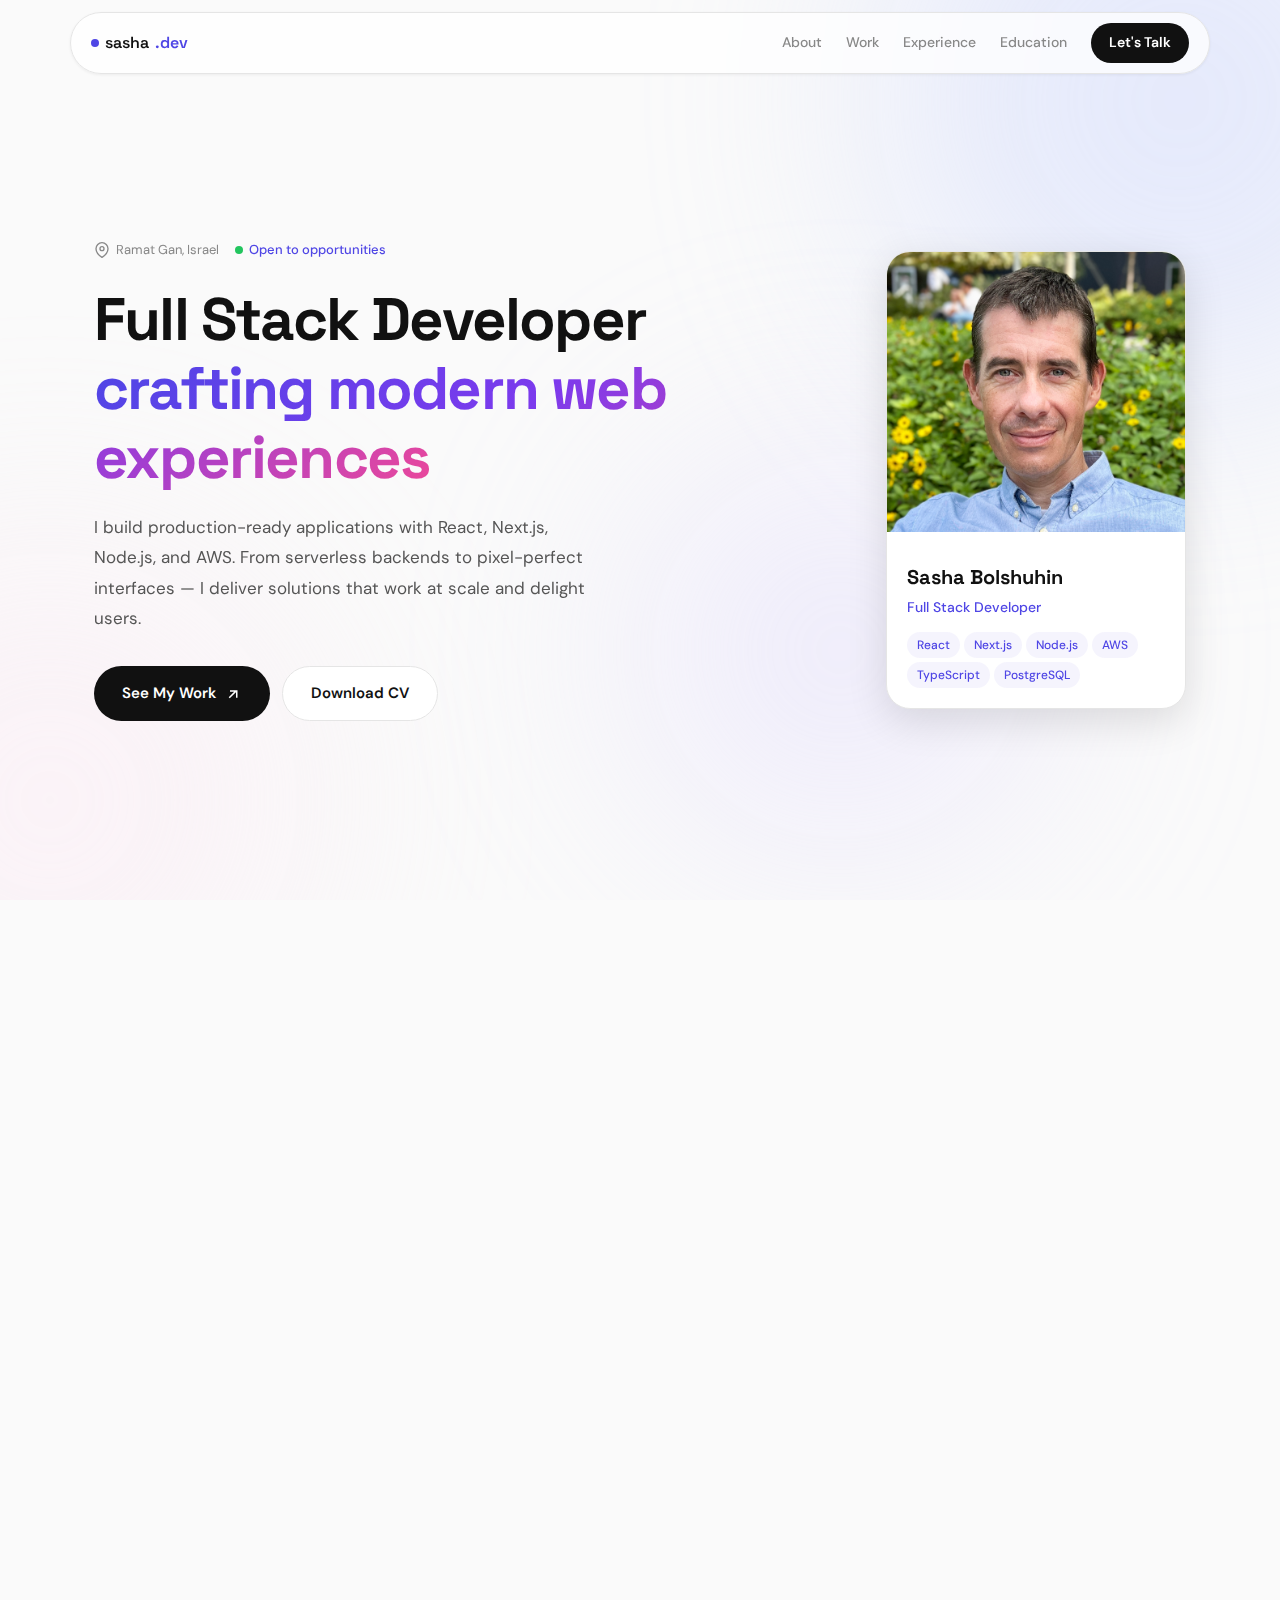
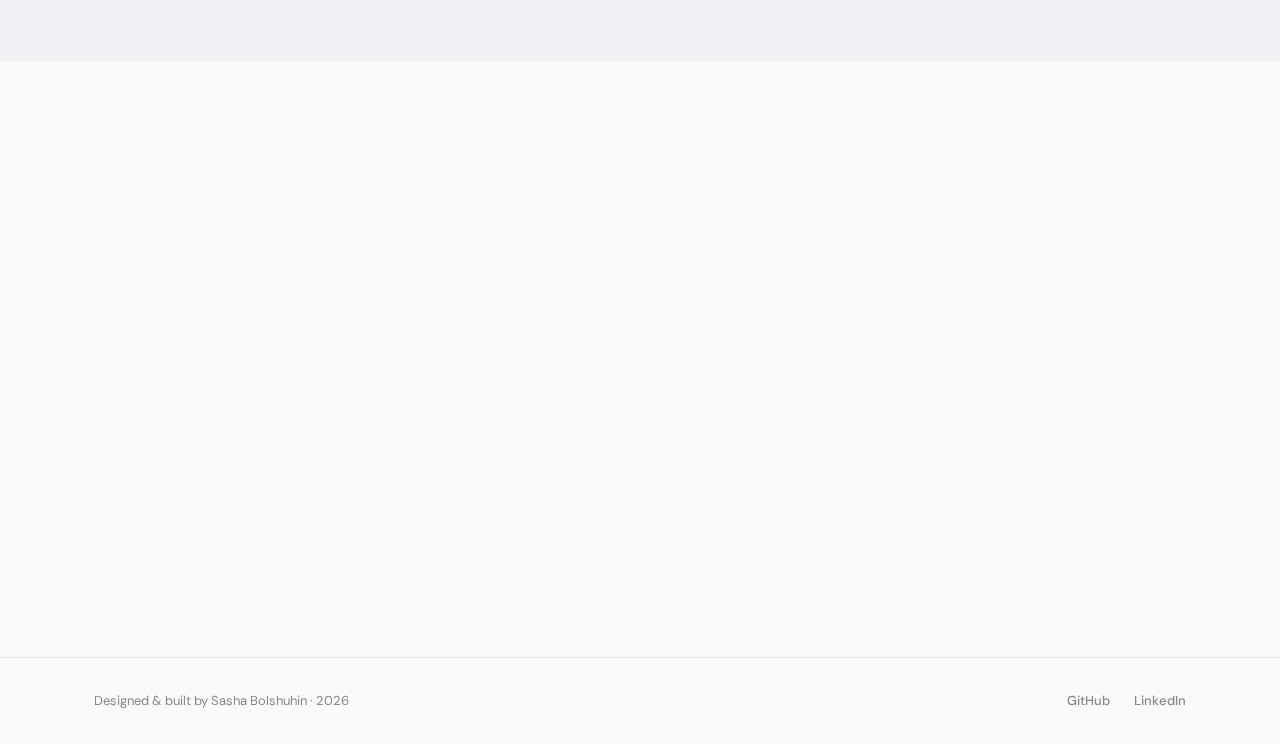
<file: version-b/index.html>
<!DOCTYPE html>
<html lang="en">
<head>
    <meta charset="UTF-8">
    <meta name="viewport" content="width=device-width, initial-scale=1.0">
    <title>Sasha Bolshuhin — Full Stack Developer</title>
    <link rel="icon" type="image/jpeg" href="../media/my-photo.jpeg">
    <link rel="preconnect" href="https://fonts.googleapis.com">
    <link rel="preconnect" href="https://fonts.gstatic.com" crossorigin>
    <link href="https://fonts.googleapis.com/css2?family=Space+Grotesk:wght@300;400;500;600;700&family=DM+Sans:wght@400;500;700&family=JetBrains+Mono:wght@400;500&display=swap" rel="stylesheet">
    <link rel="stylesheet" href="css/style.css">
</head>
<body>
    <!-- Gradient orbs background -->
    <div class="bg-orbs">
        <div class="orb orb-1"></div>
        <div class="orb orb-2"></div>
        <div class="orb orb-3"></div>
    </div>

    <!-- Navigation -->
    <nav class="nav" id="nav">
        <div class="nav-inner">
            <a href="#" class="nav-logo">
                <span class="logo-dot"></span>
                sasha<span class="logo-accent">.dev</span>
            </a>
            <div class="nav-links">
                <a href="#about" class="nav-link">About</a>
                <a href="#projects" class="nav-link">Work</a>
                <a href="#experience" class="nav-link">Experience</a>
                <a href="#education" class="nav-link">Education</a>
                <a href="#contact" class="nav-link nav-link-cta">Let's Talk</a>
            </div>
            <button class="nav-toggle" id="nav-toggle" aria-label="Toggle menu">
                <span></span><span></span><span></span>
            </button>
        </div>
        <div class="mobile-menu" id="mobile-menu">
            <a href="#about" class="mobile-link">About</a>
            <a href="#projects" class="mobile-link">Work</a>
            <a href="#experience" class="mobile-link">Experience</a>
            <a href="#education" class="mobile-link">Education</a>
            <a href="#contact" class="mobile-link">Let's Talk</a>
        </div>
    </nav>

    <!-- Hero Section -->
    <section class="hero" id="hero">
        <div class="hero-content">
            <div class="hero-topline reveal">
                <span class="hero-location">
                    <svg width="16" height="16" viewBox="0 0 24 24" fill="none" stroke="currentColor" stroke-width="2"><path d="M21 10c0 7-9 13-9 13s-9-6-9-13a9 9 0 0 1 18 0z"></path><circle cx="12" cy="10" r="3"></circle></svg>
                    Ramat Gan, Israel
                </span>
                <span class="hero-status">
                    <span class="status-dot"></span>
                    Open to opportunities
                </span>
            </div>
            <h1 class="hero-title reveal">
                Full Stack Developer<br>
                <span class="hero-title-gradient">crafting modern web experiences</span>
            </h1>
            <p class="hero-description reveal">
                I build production-ready applications with React, Next.js, Node.js, and AWS. 
                From serverless backends to pixel-perfect interfaces — I deliver solutions that 
                work at scale and delight users.
            </p>
            <div class="hero-cta reveal">
                <a href="#projects" class="btn btn-primary">
                    See My Work
                    <svg width="18" height="18" viewBox="0 0 24 24" fill="none" stroke="currentColor" stroke-width="2"><path d="M7 17l9.2-9.2M17 17V8H8"/></svg>
                </a>
                <a href="../Sasha_Bolshuhin_full_stack_CV.pdf" target="_blank" class="btn btn-secondary">Download CV</a>
            </div>
        </div>
        <div class="hero-card reveal">
            <div class="card-3d">
                <img src="../media/my-photo.jpeg" alt="Sasha Bolshuhin" class="hero-photo">
                <div class="card-info">
                    <h2 class="card-name">Sasha Bolshuhin</h2>
                    <p class="card-role">Full Stack Developer</p>
                    <div class="card-techs">
                        <span>React</span>
                        <span>Next.js</span>
                        <span>Node.js</span>
                        <span>AWS</span>
                        <span>TypeScript</span>
                        <span>PostgreSQL</span>
                    </div>
                </div>
            </div>
        </div>
    </section>

    <!-- Marquee -->
    <div class="marquee reveal">
        <div class="marquee-track">
            <span>React</span><span class="marquee-dot">·</span>
            <span>Next.js</span><span class="marquee-dot">·</span>
            <span>TypeScript</span><span class="marquee-dot">·</span>
            <span>Node.js</span><span class="marquee-dot">·</span>
            <span>Express</span><span class="marquee-dot">·</span>
            <span>PostgreSQL</span><span class="marquee-dot">·</span>
            <span>MongoDB</span><span class="marquee-dot">·</span>
            <span>AWS Lambda</span><span class="marquee-dot">·</span>
            <span>Tailwind CSS</span><span class="marquee-dot">·</span>
            <span>Redux</span><span class="marquee-dot">·</span>
            <span>TanStack Query</span><span class="marquee-dot">·</span>
            <span>Docker</span><span class="marquee-dot">·</span>
            <span>React</span><span class="marquee-dot">·</span>
            <span>Next.js</span><span class="marquee-dot">·</span>
            <span>TypeScript</span><span class="marquee-dot">·</span>
            <span>Node.js</span><span class="marquee-dot">·</span>
            <span>Express</span><span class="marquee-dot">·</span>
            <span>PostgreSQL</span><span class="marquee-dot">·</span>
            <span>MongoDB</span><span class="marquee-dot">·</span>
            <span>AWS Lambda</span><span class="marquee-dot">·</span>
            <span>Tailwind CSS</span><span class="marquee-dot">·</span>
            <span>Redux</span><span class="marquee-dot">·</span>
            <span>TanStack Query</span><span class="marquee-dot">·</span>
            <span>Docker</span><span class="marquee-dot">·</span>
        </div>
    </div>

    <!-- About Section -->
    <section class="section" id="about">
        <div class="container">
            <div class="section-header reveal">
                <span class="section-number">01</span>
                <h2 class="section-title">About Me</h2>
                <div class="section-line"></div>
            </div>
            <div class="about-layout">
                <div class="about-text reveal">
                    <p class="about-lead">
                        I'm a Full Stack Developer with hands-on experience building production web 
                        applications. My focus is clean architecture, performance, and scalable solutions.
                    </p>
                    <p>
                        With a background in the financial sector, I bring a solid understanding of 
                        business logic, data integrity, and accuracy to every project. I'm passionate 
                        about creating intuitive user experiences and integrating AI tools to automate 
                        workflows.
                    </p>
                    <p>
                        Outside of code, I prefer an active lifestyle — cycling, running, and yoga 
                        keep me balanced and energised.
                    </p>
                </div>
                <div class="skills-container reveal">
                    <div class="skill-group">
                        <h3>Frontend</h3>
                        <div class="skill-pills">
                            <span class="pill">React</span>
                            <span class="pill">Next.js</span>
                            <span class="pill">TypeScript</span>
                            <span class="pill">Tailwind CSS</span>
                            <span class="pill">Redux</span>
                            <span class="pill">TanStack Query</span>
                            <span class="pill">shadcn/ui</span>
                            <span class="pill">MUI</span>
                        </div>
                    </div>
                    <div class="skill-group">
                        <h3>Backend</h3>
                        <div class="skill-pills">
                            <span class="pill">Node.js</span>
                            <span class="pill">Express</span>
                            <span class="pill">REST APIs</span>
                            <span class="pill">Serverless</span>
                        </div>
                    </div>
                    <div class="skill-group">
                        <h3>Data & Cloud</h3>
                        <div class="skill-pills">
                            <span class="pill">PostgreSQL</span>
                            <span class="pill">MongoDB</span>
                            <span class="pill">DynamoDB</span>
                            <span class="pill">AWS Lambda</span>
                            <span class="pill">API Gateway</span>
                            <span class="pill">S3</span>
                            <span class="pill">SQS / SNS</span>
                            <span class="pill">Cognito</span>
                        </div>
                    </div>
                    <div class="skill-group">
                        <h3>Tools & DevOps</h3>
                        <div class="skill-pills">
                            <span class="pill">Git</span>
                            <span class="pill">GitHub Actions</span>
                            <span class="pill">Docker</span>
                            <span class="pill">VS Code</span>
                            <span class="pill">Copilot</span>
                            <span class="pill">Swagger</span>
                            <span class="pill">AI Integrations</span>
                        </div>
                    </div>
                </div>
            </div>
        </div>
    </section>

    <!-- Projects Section -->
    <section class="section section-tinted" id="projects">
        <div class="container">
            <div class="section-header reveal">
                <span class="section-number">02</span>
                <h2 class="section-title">Featured Work</h2>
                <div class="section-line"></div>
            </div>

            <!-- Project 1: Nail Salon -->
            <div class="project-showcase reveal">
                <a href="nail-salon-management.html" class="project-preview">
                    <img src="../media/nail_salon_media/nail_salon_screenshot_01.png" alt="Nail Salon Management">
                    <div class="project-preview-overlay">
                        <span class="preview-cta">View Case Study →</span>
                    </div>
                </a>
                <div class="project-details">
                    <div class="project-meta">
                        <span class="meta-tag">Full Stack</span>
                        <span class="meta-tag">Production</span>
                    </div>
                    <h3 class="project-name">Nail Salon Management</h3>
                    <p class="project-summary">
                        Full-stack application for beauty business automation. Client booking portal 
                        with multi-language support (EN/RU/HE with RTL) and a comprehensive admin panel 
                        for managing staff, services, appointments, and automated email notifications.
                    </p>
                    <div class="project-stack">
                        <span>Next.js 16</span>
                        <span>React 19</span>
                        <span>Express 5</span>
                        <span>PostgreSQL</span>
                        <span>AWS Lambda</span>
                        <span>TypeScript</span>
                    </div>
                    <div class="project-actions">
                        <a href="https://github.com/Alex-skigo99/nail-salon-management" target="_blank" class="project-btn">
                            <svg width="18" height="18" viewBox="0 0 24 24" fill="none" stroke="currentColor" stroke-width="2"><path d="M9 19c-5 1.5-5-2.5-7-3m14 6v-3.87a3.37 3.37 0 0 0-.94-2.61c3.14-.35 6.44-1.54 6.44-7A5.44 5.44 0 0 0 20 4.77 5.07 5.07 0 0 0 19.91 1S18.73.65 16 2.48a13.38 13.38 0 0 0-7 0C6.27.65 5.09 1 5.09 1A5.07 5.07 0 0 0 5 4.77a5.44 5.44 0 0 0-1.5 3.78c0 5.42 3.3 6.61 6.44 7A3.37 3.37 0 0 0 9 18.13V22"></path></svg>
                            Source
                        </a>
                        <a href="https://nail-salon-management-web.vercel.app" target="_blank" class="project-btn project-btn-live">
                            <svg width="18" height="18" viewBox="0 0 24 24" fill="none" stroke="currentColor" stroke-width="2"><path d="M18 13v6a2 2 0 0 1-2 2H5a2 2 0 0 1-2-2V8a2 2 0 0 1 2-2h6"></path><polyline points="15 3 21 3 21 9"></polyline><line x1="10" y1="14" x2="21" y2="3"></line></svg>
                            Live Demo
                        </a>
                    </div>
                </div>
            </div>

            <!-- Project 2: Personality Collection -->
            <div class="project-showcase reverse reveal">
                <a href="personality-collection.html" class="project-preview">
                    <img src="../media/personality_media/personality_screenshot_01.png" alt="Personality Collection">
                    <div class="project-preview-overlay">
                        <span class="preview-cta">View Case Study →</span>
                    </div>
                </a>
                <div class="project-details">
                    <div class="project-meta">
                        <span class="meta-tag">Full Stack</span>
                        <span class="meta-tag">AI-Powered</span>
                    </div>
                    <h3 class="project-name">Personality Collection</h3>
                    <p class="project-summary">
                        B2B platform that assesses YouTube creators' personality types through a Big 5 
                        personality survey and delivers AI-generated personalised growth recommendations 
                        using Groq Cloud LLM (Llama 3.3 70B).
                    </p>
                    <div class="project-stack">
                        <span>React 18</span>
                        <span>Node.js</span>
                        <span>MongoDB</span>
                        <span>Groq AI</span>
                        <span>AWS SES</span>
                        <span>Redux Toolkit</span>
                    </div>
                    <div class="project-actions">
                        <a href="https://github.com/Alex-skigo99/Unlock-Growth-Strategy" target="_blank" class="project-btn">
                            <svg width="18" height="18" viewBox="0 0 24 24" fill="none" stroke="currentColor" stroke-width="2"><path d="M9 19c-5 1.5-5-2.5-7-3m14 6v-3.87a3.37 3.37 0 0 0-.94-2.61c3.14-.35 6.44-1.54 6.44-7A5.44 5.44 0 0 0 20 4.77 5.07 5.07 0 0 0 19.91 1S18.73.65 16 2.48a13.38 13.38 0 0 0-7 0C6.27.65 5.09 1 5.09 1A5.07 5.07 0 0 0 5 4.77a5.44 5.44 0 0 0-1.5 3.78c0 5.42 3.3 6.61 6.44 7A3.37 3.37 0 0 0 9 18.13V22"></path></svg>
                            Source
                        </a>
                    </div>
                </div>
            </div>
        </div>
    </section>

    <!-- Experience Section -->
    <section class="section" id="experience">
        <div class="container">
            <div class="section-header reveal">
                <span class="section-number">03</span>
                <h2 class="section-title">Experience</h2>
                <div class="section-line"></div>
            </div>
            <div class="exp-list">
                <div class="exp-item reveal">
                    <div class="exp-left">
                        <span class="exp-date">2025 — 2026</span>
                        <span class="exp-type">Full-time</span>
                    </div>
                    <div class="exp-right">
                        <h3 class="exp-role">Full Stack Developer</h3>
                        <div class="exp-company">Evomake · Petah Tikva, Israel</div>
                        <ul class="exp-bullets">
                            <li>Built serverless web app for managing Google Business Profile with AI-driven automation</li>
                            <li>Backend on AWS Lambda with Google APIs, Stripe, SQS/SNS integrations</li>
                            <li>Frontend in Next.js/React + TypeScript with Tailwind CSS and shadcn/ui</li>
                            <li>Integrated AI for automated review responses and post content generation</li>
                            <li>Full AWS stack: Lambda, S3, API Gateway, DynamoDB, SQS, SNS, Cognito</li>
                        </ul>
                    </div>
                </div>
                <div class="exp-item reveal">
                    <div class="exp-left">
                        <span class="exp-date">2024 — 2025</span>
                        <span class="exp-type">Full-time</span>
                    </div>
                    <div class="exp-right">
                        <h3 class="exp-role">Full Stack Developer</h3>
                        <div class="exp-company">InsightGenie · Israel</div>
                        <ul class="exp-bullets">
                            <li>Developed web apps with Node.js, MongoDB, AWS S3, React, Tailwind CSS</li>
                            <li>End-to-end features: RESTful APIs, UI components, and data flows</li>
                            <li>Optimized performance with React Query, reducing loading times</li>
                        </ul>
                    </div>
                </div>
                <div class="exp-item reveal">
                    <div class="exp-left">
                        <span class="exp-date">2023 — 2024</span>
                        <span class="exp-type">Contract</span>
                    </div>
                    <div class="exp-right">
                        <h3 class="exp-role">Backend Developer</h3>
                        <div class="exp-company">Yandex Practicum · Remote</div>
                        <ul class="exp-bullets">
                            <li>Contributed backend components and tests for an educational platform</li>
                            <li>Developed a Telegram bot for review process notifications</li>
                        </ul>
                    </div>
                </div>
                <div class="exp-item reveal">
                    <div class="exp-left">
                        <span class="exp-date">2011 — 2023</span>
                        <span class="exp-type">Full-time</span>
                    </div>
                    <div class="exp-right">
                        <h3 class="exp-role">Economist</h3>
                        <div class="exp-company">Moscow Regional Microfinance Fund · Russia</div>
                        <ul class="exp-bullets">
                            <li>Analyzed startup business plans and financial models</li>
                            <li>Collaborated with stakeholders on risk evaluation</li>
                            <li>Experience with data, KPIs, and structured reporting</li>
                        </ul>
                    </div>
                </div>
            </div>
        </div>
    </section>

    <!-- Education Section -->
    <section class="section section-tinted" id="education">
        <div class="container">
            <div class="section-header reveal">
                <span class="section-number">04</span>
                <h2 class="section-title">Education</h2>
                <div class="section-line"></div>
            </div>
            <div class="edu-grid">
                <div class="edu-card reveal">
                    <div class="edu-icon">
                        <svg width="32" height="32" viewBox="0 0 24 24" fill="none" stroke="currentColor" stroke-width="1.5"><path d="M22 10v6M2 10l10-5 10 5-10 5z"></path><path d="M6 12v5c0 1.657 2.686 3 6 3s6-1.343 6-3v-5"></path></svg>
                    </div>
                    <div class="edu-year-badge">2024</div>
                    <h3 class="edu-title">Full Stack Web Development</h3>
                    <p class="edu-school">Developers Institute · Tel Aviv</p>
                    <p class="edu-desc">
                        Intensive full-time bootcamp — full-stack development with modern 
                        JavaScript/TypeScript, React, Node.js, databases, and deployment.
                    </p>
                </div>
                <div class="edu-card reveal">
                    <div class="edu-icon">
                        <svg width="32" height="32" viewBox="0 0 24 24" fill="none" stroke="currentColor" stroke-width="1.5"><rect x="2" y="3" width="20" height="14" rx="2" ry="2"></rect><line x1="8" y1="21" x2="16" y2="21"></line><line x1="12" y1="17" x2="12" y2="21"></line></svg>
                    </div>
                    <div class="edu-year-badge">2023</div>
                    <h3 class="edu-title">Python Backend Development</h3>
                    <p class="edu-school">Yandex Practicum · Online</p>
                    <p class="edu-desc">
                        9-month structured course — from fundamentals to deploying REST APIs 
                        on remote servers with CI/CD, Docker, and Nginx.
                    </p>
                </div>
                <div class="edu-card reveal">
                    <div class="edu-icon">
                        <svg width="32" height="32" viewBox="0 0 24 24" fill="none" stroke="currentColor" stroke-width="1.5"><path d="M4 19.5A2.5 2.5 0 0 1 6.5 17H20"></path><path d="M6.5 2H20v20H6.5A2.5 2.5 0 0 1 4 19.5v-15A2.5 2.5 0 0 1 6.5 2z"></path></svg>
                    </div>
                    <div class="edu-year-badge">1997</div>
                    <h3 class="edu-title">Engineering & Economics</h3>
                    <p class="edu-school">Moscow State University of Civil Engineering</p>
                    <p class="edu-desc">
                        Bachelor's degree — Faculty of Economics, Organization and Management in Construction.
                    </p>
                </div>
            </div>
        </div>
    </section>

    <!-- Contact Section -->
    <section class="section" id="contact">
        <div class="container">
            <div class="contact-wrapper reveal">
                <div class="contact-left">
                    <span class="section-number">05</span>
                    <h2 class="contact-title">Let's build something great together.</h2>
                    <p class="contact-desc">
                        I'm currently looking for new opportunities. Whether you have a project 
                        in mind or just want to chat — I'd love to hear from you.
                    </p>
                </div>
                <div class="contact-right">
                    <a href="mailto:sbolshuhin@gmail.com" class="contact-item">
                        <div class="contact-icon">
                            <svg width="24" height="24" viewBox="0 0 24 24" fill="none" stroke="currentColor" stroke-width="2"><rect x="2" y="4" width="20" height="16" rx="2"></rect><path d="m22 7-8.97 5.7a1.94 1.94 0 0 1-2.06 0L2 7"></path></svg>
                        </div>
                        <div>
                            <span class="contact-label">Email</span>
                            <span class="contact-value">sbolshuhin@gmail.com</span>
                        </div>
                    </a>
                    <a href="https://wa.me/972512564673" target="_blank" class="contact-item">
                        <div class="contact-icon">
                            <svg width="24" height="24" viewBox="0 0 24 24" fill="none" stroke="currentColor" stroke-width="2"><path d="M22 16.92v3a2 2 0 0 1-2.18 2 19.79 19.79 0 0 1-8.63-3.07 19.5 19.5 0 0 1-6-6 19.79 19.79 0 0 1-3.07-8.67A2 2 0 0 1 4.11 2h3a2 2 0 0 1 2 1.72c.127.96.361 1.903.7 2.81a2 2 0 0 1-.45 2.11L8.09 9.91a16 16 0 0 0 6 6l1.27-1.27a2 2 0 0 1 2.11-.45c.907.339 1.85.573 2.81.7A2 2 0 0 1 22 16.92z"></path></svg>
                        </div>
                        <div>
                            <span class="contact-label">WhatsApp</span>
                            <span class="contact-value">+972 51-256-4673</span>
                        </div>
                    </a>
                    <a href="https://www.linkedin.com/in/sasha-bolshuhin-27a7a4279/" target="_blank" class="contact-item">
                        <div class="contact-icon">
                            <svg width="24" height="24" viewBox="0 0 24 24" fill="none" stroke="currentColor" stroke-width="2"><path d="M16 8a6 6 0 0 1 6 6v7h-4v-7a2 2 0 0 0-2-2 2 2 0 0 0-2 2v7h-4v-7a6 6 0 0 1 6-6z"></path><rect x="2" y="9" width="4" height="12"></rect><circle cx="4" cy="4" r="2"></circle></svg>
                        </div>
                        <div>
                            <span class="contact-label">LinkedIn</span>
                            <span class="contact-value">sasha-bolshuhin</span>
                        </div>
                    </a>
                    <a href="https://github.com/Alex-skigo99" target="_blank" class="contact-item">
                        <div class="contact-icon">
                            <svg width="24" height="24" viewBox="0 0 24 24" fill="none" stroke="currentColor" stroke-width="2"><path d="M9 19c-5 1.5-5-2.5-7-3m14 6v-3.87a3.37 3.37 0 0 0-.94-2.61c3.14-.35 6.44-1.54 6.44-7A5.44 5.44 0 0 0 20 4.77 5.07 5.07 0 0 0 19.91 1S18.73.65 16 2.48a13.38 13.38 0 0 0-7 0C6.27.65 5.09 1 5.09 1A5.07 5.07 0 0 0 5 4.77a5.44 5.44 0 0 0-1.5 3.78c0 5.42 3.3 6.61 6.44 7A3.37 3.37 0 0 0 9 18.13V22"></path></svg>
                        </div>
                        <div>
                            <span class="contact-label">GitHub</span>
                            <span class="contact-value">Alex-skigo99</span>
                        </div>
                    </a>
                </div>
            </div>
        </div>
    </section>

    <!-- Footer -->
    <footer class="footer">
        <div class="container">
            <div class="footer-inner">
                <p>Designed & built by Sasha Bolshuhin · 2026</p>
                <div class="footer-links">
                    <a href="https://github.com/Alex-skigo99" target="_blank">GitHub</a>
                    <a href="https://www.linkedin.com/in/sasha-bolshuhin-27a7a4279/" target="_blank">LinkedIn</a>
                </div>
            </div>
        </div>
    </footer>

    <script src="js/main.js"></script>
</body>
</html>
</file>
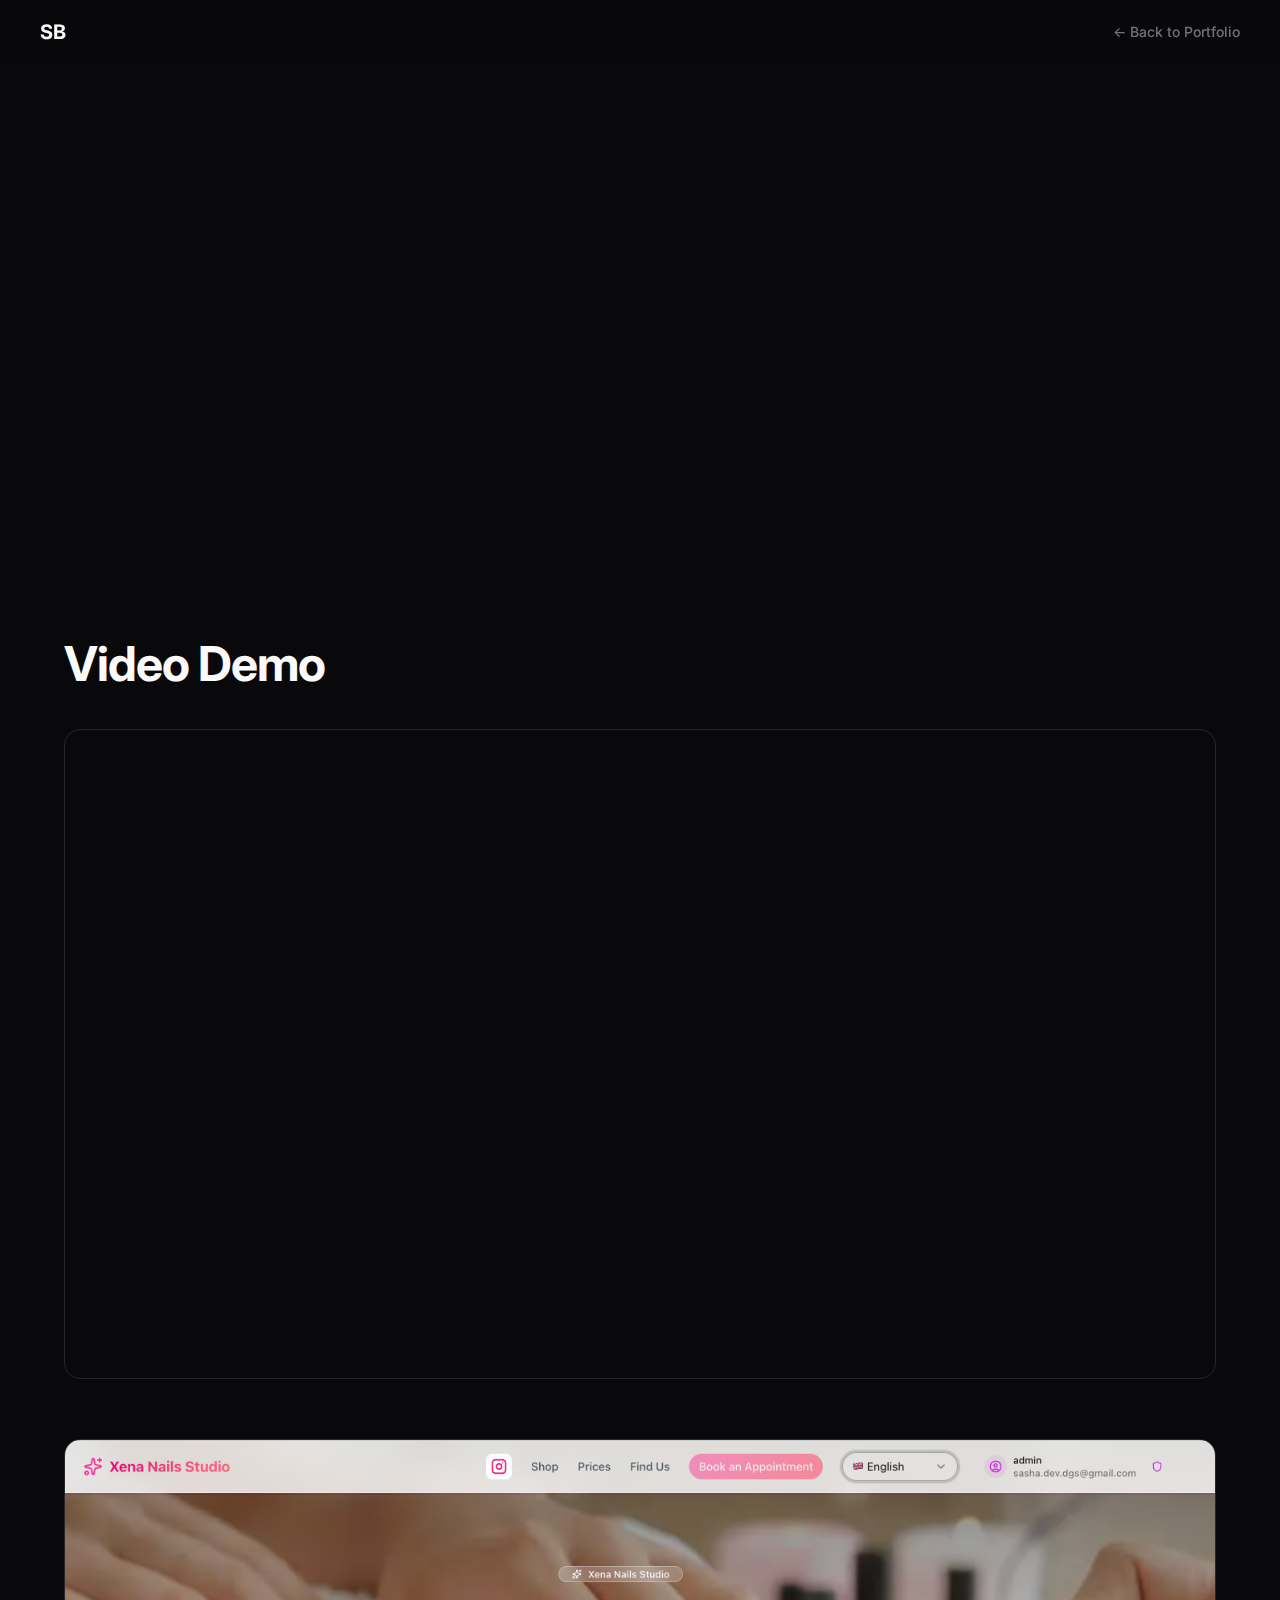
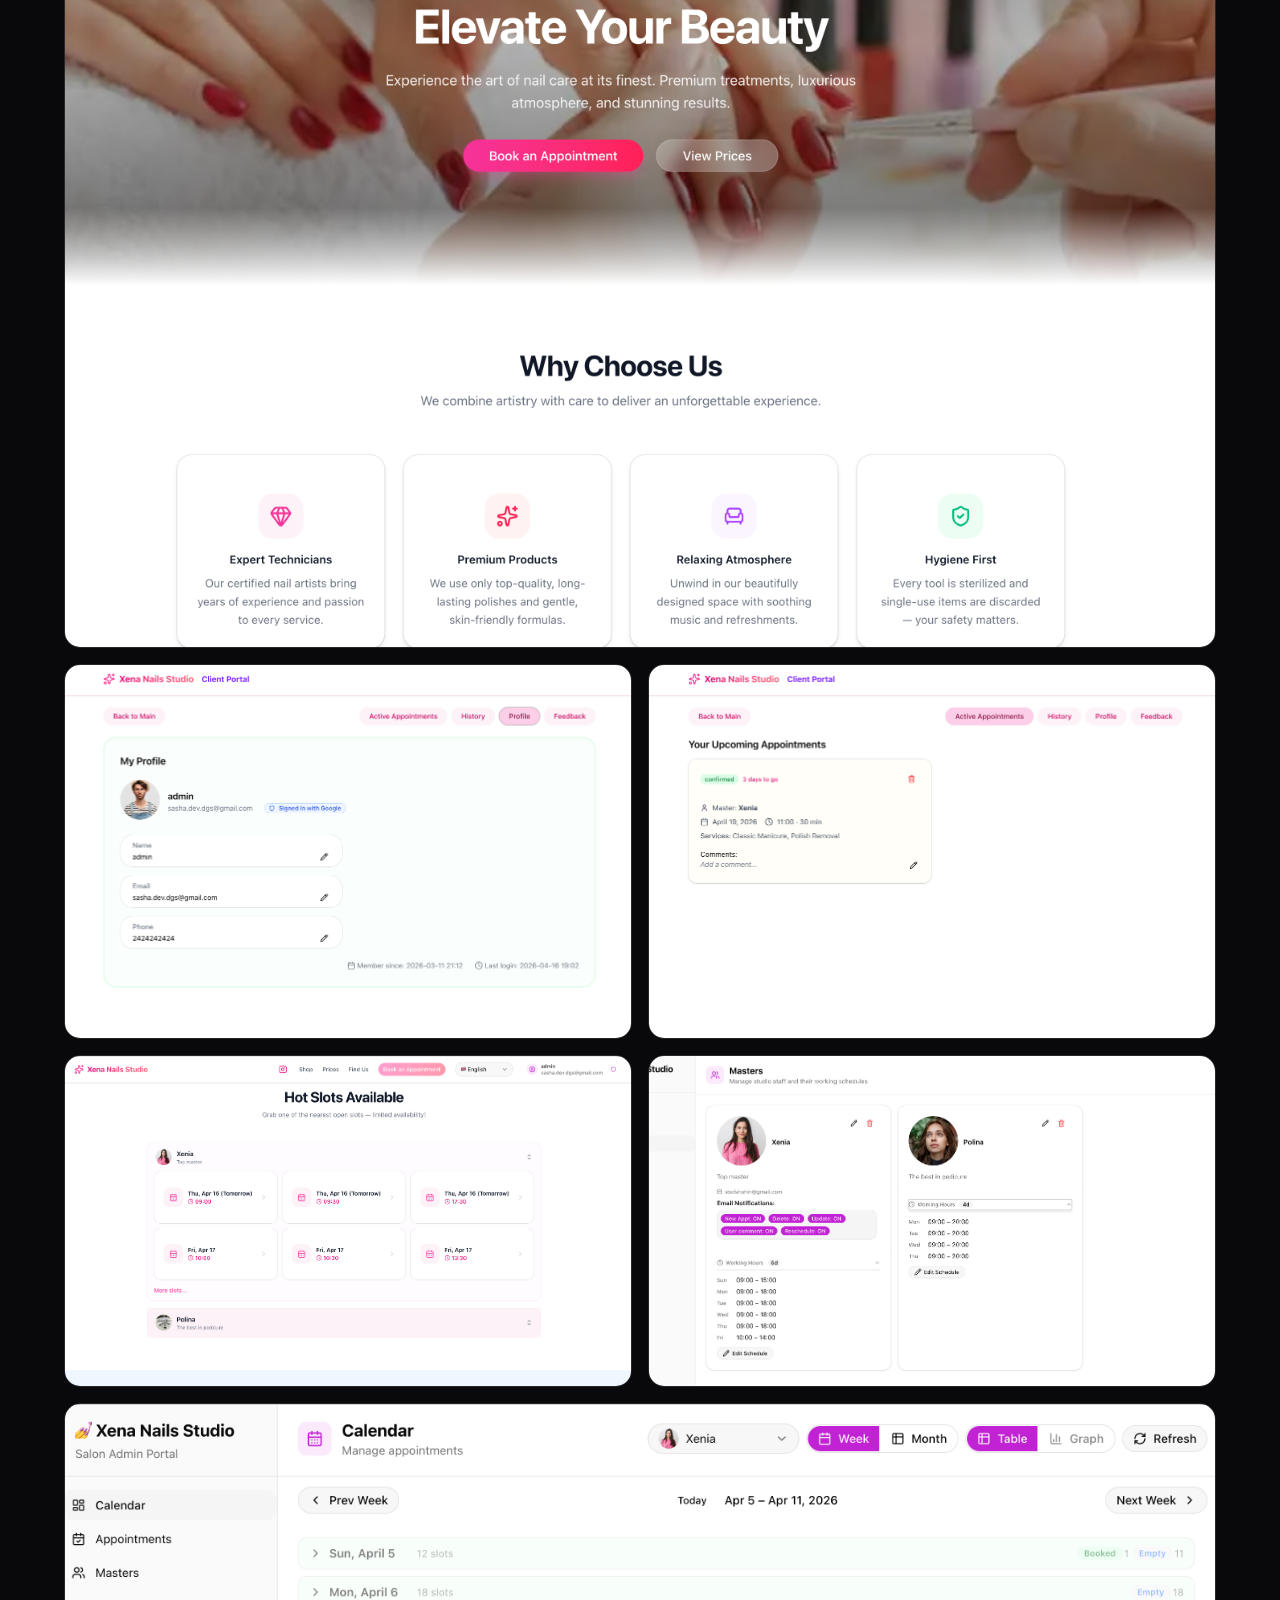
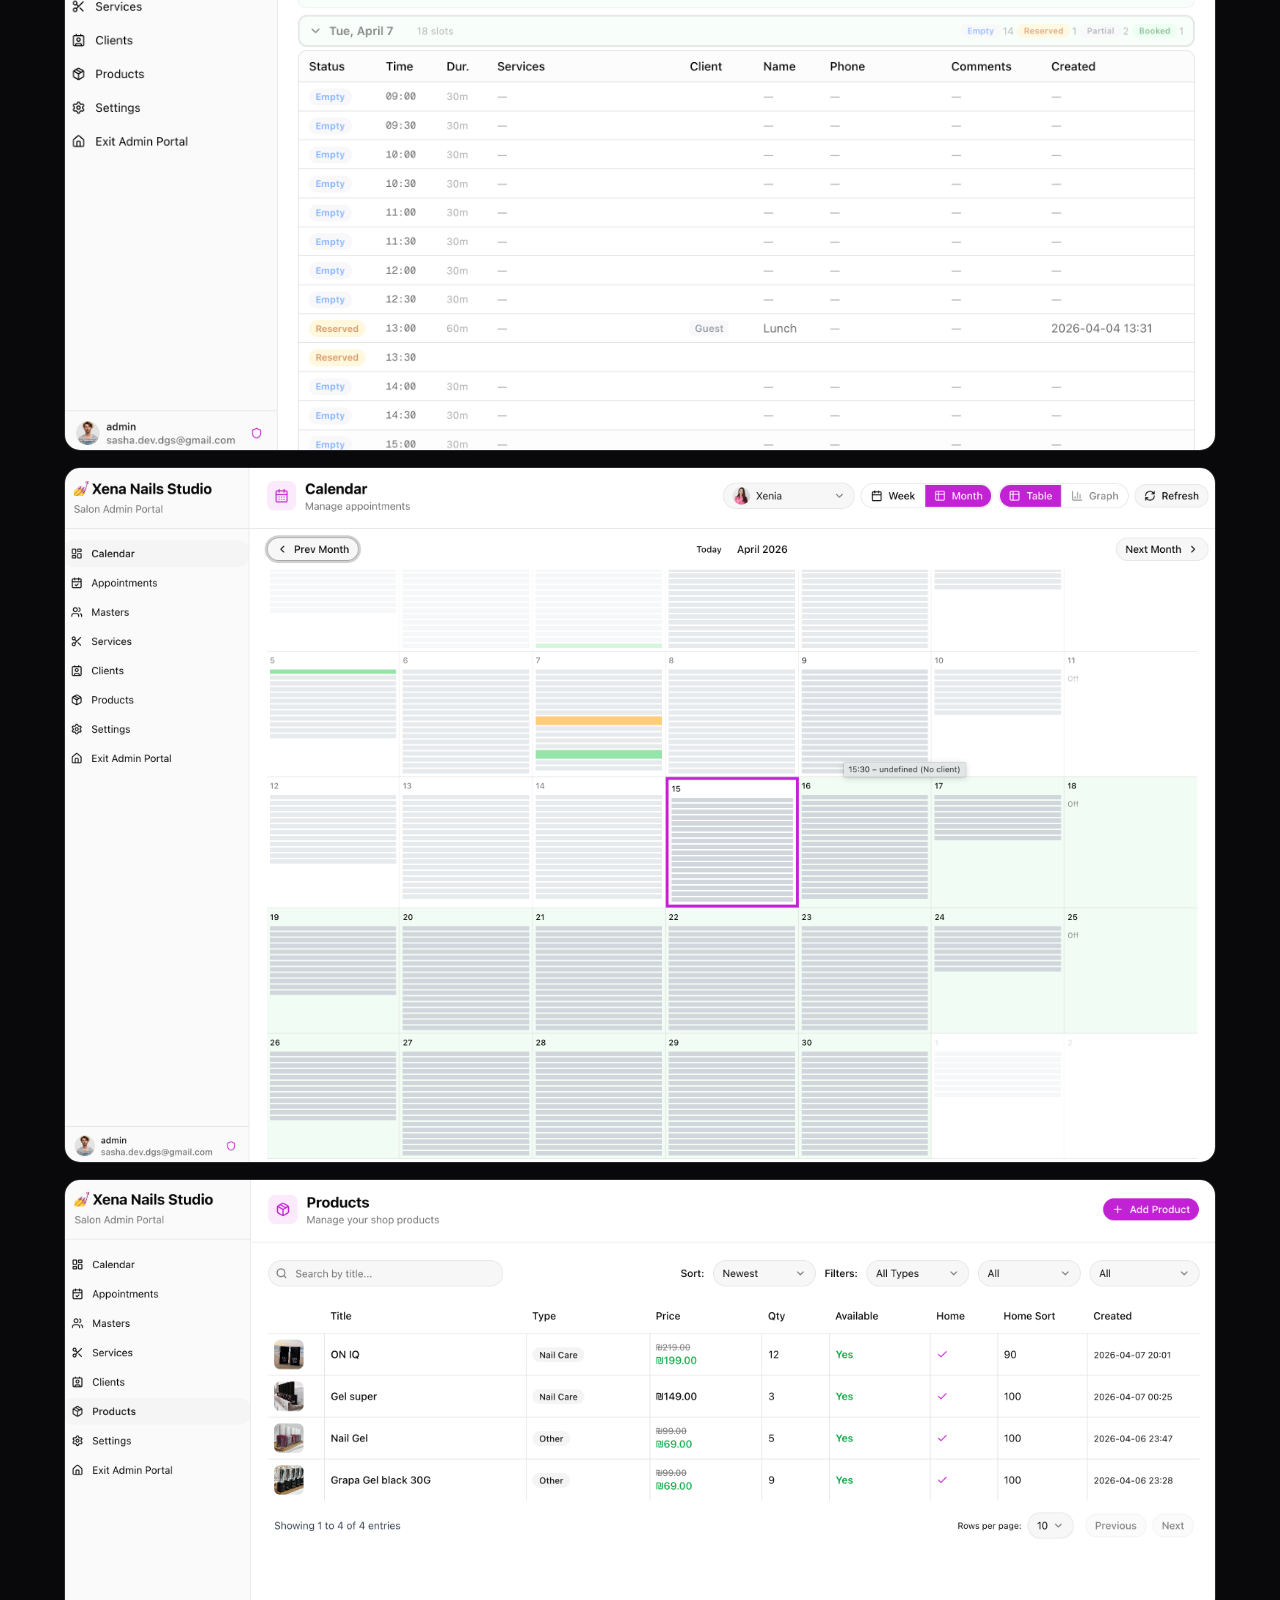
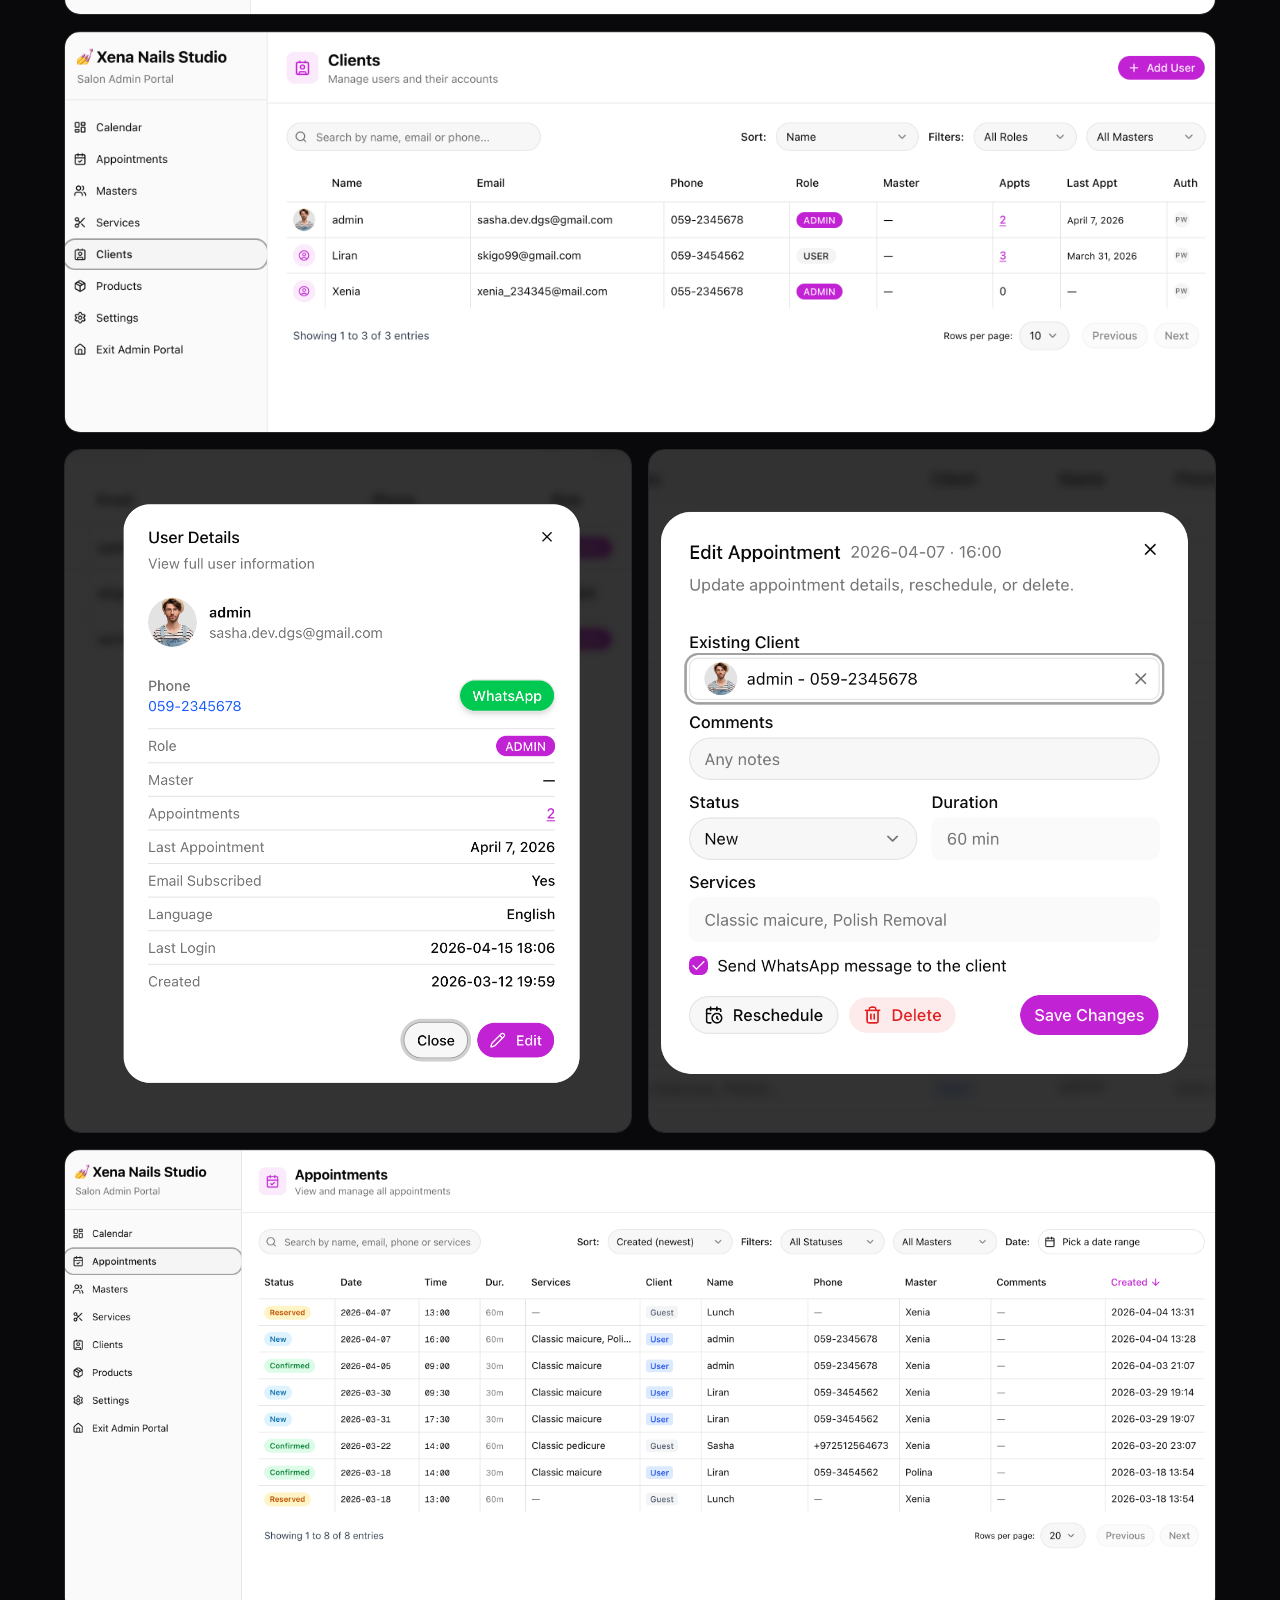
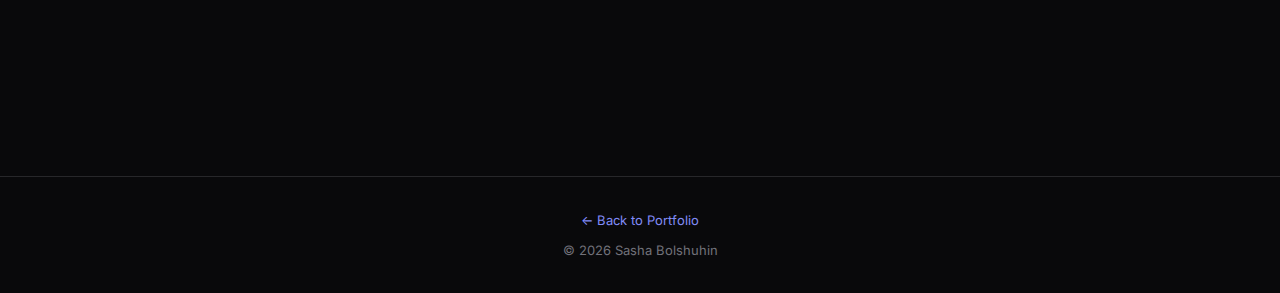
<file: version-a/nail-salon-management.html>
<!DOCTYPE html>
<html lang="en">
<head>
    <meta charset="UTF-8">
    <meta name="viewport" content="width=device-width, initial-scale=1.0">
    <title>Nail Salon Management — Sasha Bolshuhin</title>
    <link rel="icon" type="image/jpeg" href="../media/my-photo.jpeg">
    <link rel="preconnect" href="https://fonts.googleapis.com">
    <link rel="preconnect" href="https://fonts.gstatic.com" crossorigin>
    <link href="https://fonts.googleapis.com/css2?family=Inter:wght@300;400;500;600;700;800&family=JetBrains+Mono:wght@400;500&display=swap" rel="stylesheet">
    <link rel="stylesheet" href="css/style.css">
</head>
<body>
    <!-- Navigation -->
    <nav class="nav" id="nav">
        <div class="nav-inner">
            <a href="index.html" class="nav-logo">SB</a>
            <div class="nav-links">
                <a href="index.html" class="nav-link">← Back to Portfolio</a>
            </div>
            <button class="nav-toggle" id="nav-toggle" aria-label="Toggle menu">
                <span></span><span></span><span></span>
            </button>
        </div>
        <div class="mobile-menu" id="mobile-menu">
            <a href="index.html" class="mobile-link">← Back to Portfolio</a>
        </div>
    </nav>

    <!-- Project Hero -->
    <section class="project-hero animate-in">
        <a href="index.html" class="back-link">← Back to all projects</a>
        <div class="project-hero-badge">Full Stack Application</div>
        <h1 class="project-hero-title">Nail Salon Management</h1>
        <p class="project-hero-desc">
            A full-stack web application designed to automate operations for beauty businesses — 
            nail salons, hairdressers, beauty studios, and similar establishments. The system features 
            a client-facing website for booking and account management, and an admin panel for 
            end-to-end business management.
        </p>
        <div class="project-hero-links">
            <a href="https://github.com/Alex-skigo99/nail-salon-management" target="_blank" class="btn btn-primary">
                <svg width="18" height="18" viewBox="0 0 24 24" fill="none" stroke="currentColor" stroke-width="2" style="margin-right:8px"><path d="M9 19c-5 1.5-5-2.5-7-3m14 6v-3.87a3.37 3.37 0 0 0-.94-2.61c3.14-.35 6.44-1.54 6.44-7A5.44 5.44 0 0 0 20 4.77 5.07 5.07 0 0 0 19.91 1S18.73.65 16 2.48a13.38 13.38 0 0 0-7 0C6.27.65 5.09 1 5.09 1A5.07 5.07 0 0 0 5 4.77a5.44 5.44 0 0 0-1.5 3.78c0 5.42 3.3 6.61 6.44 7A3.37 3.37 0 0 0 9 18.13V22"></path></svg>
                View Source
            </a>
            <a href="https://nail-salon-management-web.vercel.app" target="_blank" class="btn btn-ghost">
                <svg width="18" height="18" viewBox="0 0 24 24" fill="none" stroke="currentColor" stroke-width="2" style="margin-right:8px"><path d="M18 13v6a2 2 0 0 1-2 2H5a2 2 0 0 1-2-2V8a2 2 0 0 1 2-2h6"></path><polyline points="15 3 21 3 21 9"></polyline><line x1="10" y1="14" x2="21" y2="3"></line></svg>
                Live Demo
            </a>
        </div>
        <div class="project-hero-tech">
            <span class="tech-tag">Next.js 16</span>
            <span class="tech-tag">React 19</span>
            <span class="tech-tag">TypeScript</span>
            <span class="tech-tag">Express 5</span>
            <span class="tech-tag">PostgreSQL</span>
            <span class="tech-tag">Knex.js</span>
            <span class="tech-tag">Tailwind CSS v4</span>
            <span class="tech-tag">shadcn/ui</span>
            <span class="tech-tag">AWS Lambda</span>
            <span class="tech-tag">AWS CDK</span>
            <span class="tech-tag">AWS SES</span>
            <span class="tech-tag">AWS S3</span>
            <span class="tech-tag">Zod</span>
            <span class="tech-tag">next-auth v5</span>
            <span class="tech-tag">next-intl</span>
        </div>
    </section>

    <!-- Video Demo -->
    <div class="video-container animate-on-scroll">
        <h2 class="section-title" style="margin-bottom: 24px;">Video Demo</h2>
        <div class="video-wrapper">
            <iframe src="https://www.loom.com/embed/1c9e21914f784b5d9041391b2cf40953" frameborder="0" webkitallowfullscreen mozallowfullscreen allowfullscreen></iframe>
        </div>
    </div>

    <!-- Screenshots Bento Grid -->
    <div class="bento-grid">
        <div class="bento-item wide reveal">
            <img src="../media/nail_salon_media/nail_salon_screenshot_01.png" alt="Landing page" loading="lazy">
        </div>
        <div class="bento-item reveal">
            <img src="../media/nail_salon_media/nail_salon_screenshot_13.png" alt="Profile" loading="lazy">
        </div>
        <div class="bento-item reveal">
            <img src="../media/nail_salon_media/nail_salon_screenshot_14.png" alt="Upcoming appointments" loading="lazy">
        </div>
        <div class="bento-item reveal">
            <img src="../media/nail_salon_media/nail_salon_screenshot_02.png" alt="Booking interface" loading="lazy">
        </div>
        <div class="bento-item reveal">
            <img src="../media/nail_salon_media/nail_salon_screenshot_05.png" alt="Masters" loading="lazy">
        </div>
        <div class="bento-item wide reveal">
            <img src="../media/nail_salon_media/nail_salon_screenshot_03.png" alt="Calendar week view" loading="lazy">
        </div>
        <div class="bento-item wide reveal">
            <img src="../media/nail_salon_media/nail_salon_screenshot_10.png" alt="Month view" loading="lazy">
        </div>
        <div class="bento-item wide reveal">
            <img src="../media/nail_salon_media/nail_salon_screenshot_15.png" alt="Products" loading="lazy">
        </div>
        <div class="bento-item wide reveal">
            <img src="../media/nail_salon_media/nail_salon_screenshot_06.png" alt="Clients" loading="lazy">
        </div>
        <div class="bento-item reveal">
            <img src="../media/nail_salon_media/nail_salon_screenshot_11.png" alt="User details" loading="lazy">
        </div>
        <div class="bento-item reveal">
            <img src="../media/nail_salon_media/nail_salon_screenshot_09.png" alt="Edit Appointment" loading="lazy">
        </div>
        <div class="bento-item wide reveal">
            <img src="../media/nail_salon_media/nail_salon_screenshot_04.png" alt="Appointments table" loading="lazy">
        </div>
    </div>

    <!-- Business Logic -->
    <div class="detail-section animate-on-scroll">
        <div class="detail-grid">
            <div class="detail-label">Business Logic</div>
            <div class="detail-content">
                <h3>Client-Facing Portal</h3>
                <ul>
                    <li>Public landing page with salon info, photo gallery, price list, and contact form</li>
                    <li>Appointment booking — clients select a service provider, date, and available time slot</li>
                    <li>Booking available to both guests (no account required) and authenticated users</li>
                    <li>Client dashboard for tracking bookings, viewing appointment history, and managing account details</li>
                    <li>Multi-language support — English, Russian, and Hebrew (RTL)</li>
                    <li>Authentication — email/password registration and Google OAuth via next-auth v5</li>
                </ul>
                <h3>Admin Panel</h3>
                <ul>
                    <li>Staff management — create, edit, deactivate service providers with per-weekday schedules</li>
                    <li>Services & pricing — manage services with categories (manicure, pedicure, other), prices, and durations</li>
                    <li>Products management — create and manage additional client offerings</li>
                    <li>Client management — searchable list with full profile view and appointment history</li>
                    <li>Appointment calendar — weekly and monthly views for visual planning</li>
                    <li>Appointments table — filterable, sortable list with full CRUD operations</li>
                    <li>Email notifications — individually configurable per master via AWS SES</li>
                    <li>Automated appointment reminders</li>
                    <li>Configurable business-level settings</li>
                </ul>
            </div>
        </div>
    </div>

    <!-- Architecture -->
    <div class="detail-section animate-on-scroll">
        <div class="detail-grid">
            <div class="detail-label">Architecture</div>
            <div class="detail-content">
                <h3>Backend Architecture</h3>
                <p>Clean layered architecture following the pattern: Request → CORS/cookieParser → Route → authenticate (JWT) → requireRole → Controller (Zod validation) → Service (business logic + Knex queries) → Response</p>
                <ul>
                    <li><strong>Routes</strong> — thin Express routers, HTTP verb + path mapping only</li>
                    <li><strong>Controllers</strong> — parse and validate input (Zod), call the service, return responses</li>
                    <li><strong>Services</strong> — all business logic, DB queries (Knex), and external API calls</li>
                    <li><strong>Middleware</strong> — authenticate (JWT), requireRole (RBAC), centralized error handler</li>
                </ul>

                <h3>Frontend Architecture</h3>
                <p>App Router (Next.js) → Server Components → Client Components → Custom Hooks (TanStack Query) → API Client (Axios) → Backend REST API</p>
                <ul>
                    <li>Server state managed by TanStack Query with centralised query keys</li>
                    <li>Custom hooks encapsulate all data fetching and mutations</li>
                    <li>Forms use React Hook Form + Zod resolver for type-safe validation</li>
                    <li>Separate layouts for admin (collapsible shadcn Sidebar) and client sections</li>
                    <li>Admin routes English-only; client routes use next-intl with three locales</li>
                </ul>

                <h3>Dual Lambda Deployment</h3>
                <ul>
                    <li><strong>nail-saloon-backend</strong> — handles all HTTP requests via API Gateway + serverless-http</li>
                    <li><strong>MigrationLambda</strong> — dedicated function for Knex database migrations</li>
                </ul>
            </div>
        </div>
    </div>

    <!-- Tech Stack -->
    <div class="detail-section animate-on-scroll">
        <div class="detail-grid">
            <div class="detail-label">Tech Stack</div>
            <div class="detail-content">
                <h3>Backend (apps/api)</h3>
                <table class="detail-table">
                    <tr><th>Layer</th><th>Technology</th></tr>
                    <tr><td>Runtime</td><td>Node.js 24</td></tr>
                    <tr><td>Framework</td><td>Express 5 + TypeScript</td></tr>
                    <tr><td>Database</td><td>PostgreSQL</td></tr>
                    <tr><td>Query Builder</td><td>Knex.js + knex-paginate</td></tr>
                    <tr><td>Validation</td><td>Zod</td></tr>
                    <tr><td>Auth</td><td>JWT (cookie + Bearer) + Google OAuth</td></tr>
                    <tr><td>Email</td><td>AWS SES</td></tr>
                    <tr><td>File Storage</td><td>AWS S3 (presigned URLs)</td></tr>
                    <tr><td>Deployment</td><td>AWS Lambda via serverless-http</td></tr>
                    <tr><td>IaC</td><td>AWS CDK (TypeScript)</td></tr>
                    <tr><td>API Docs</td><td>OpenAPI 3 (swagger-jsdoc)</td></tr>
                </table>

                <h3>Frontend (apps/web)</h3>
                <table class="detail-table">
                    <tr><th>Layer</th><th>Technology</th></tr>
                    <tr><td>Framework</td><td>Next.js 16 (App Router) + React 19</td></tr>
                    <tr><td>Language</td><td>TypeScript</td></tr>
                    <tr><td>Styling</td><td>Tailwind CSS v4</td></tr>
                    <tr><td>UI Components</td><td>shadcn/ui (Radix UI)</td></tr>
                    <tr><td>Server State</td><td>TanStack Query v5</td></tr>
                    <tr><td>Forms</td><td>React Hook Form + Zod</td></tr>
                    <tr><td>Auth</td><td>next-auth v5</td></tr>
                    <tr><td>i18n</td><td>next-intl v4 (en/ru/he, RTL)</td></tr>
                </table>
            </div>
        </div>
    </div>

    <!-- CI/CD & Testing -->
    <div class="detail-section animate-on-scroll">
        <div class="detail-grid">
            <div class="detail-label">CI/CD & Testing</div>
            <div class="detail-content">
                <h3>CI/CD Pipeline</h3>
                <p>GitHub Actions workflow triggered on every push to main:</p>
                <ul>
                    <li><strong>Test job</strong> — installs dependencies, runs ESLint, runs full Vitest test suite</li>
                    <li><strong>Deploy job</strong> — builds TypeScript, installs production deps, runs cdk bootstrap + cdk deploy</li>
                </ul>

                <h3>Testing</h3>
                <table class="detail-table">
                    <tr><th>Layer</th><th>Framework</th><th>Scope</th></tr>
                    <tr><td>API Integration</td><td>Vitest + Supertest</td><td>Route-level HTTP tests</td></tr>
                    <tr><td>API Unit</td><td>Vitest</td><td>Service-level logic tests</td></tr>
                    <tr><td>Frontend Unit</td><td>Jest + Testing Library</td><td>Component and hook tests</td></tr>
                    <tr><td>Frontend E2E</td><td>Playwright (Chromium)</td><td>Full browser flows</td></tr>
                </table>
            </div>
        </div>
    </div>

    <!-- Footer -->
    <footer class="footer">
        <a href="index.html" style="color: var(--accent-hover); text-decoration: none;">← Back to Portfolio</a>
        <p style="margin-top: 8px;">© 2026 Sasha Bolshuhin</p>
    </footer>

    <script src="js/main.js"></script>
</body>
</html>
</file>
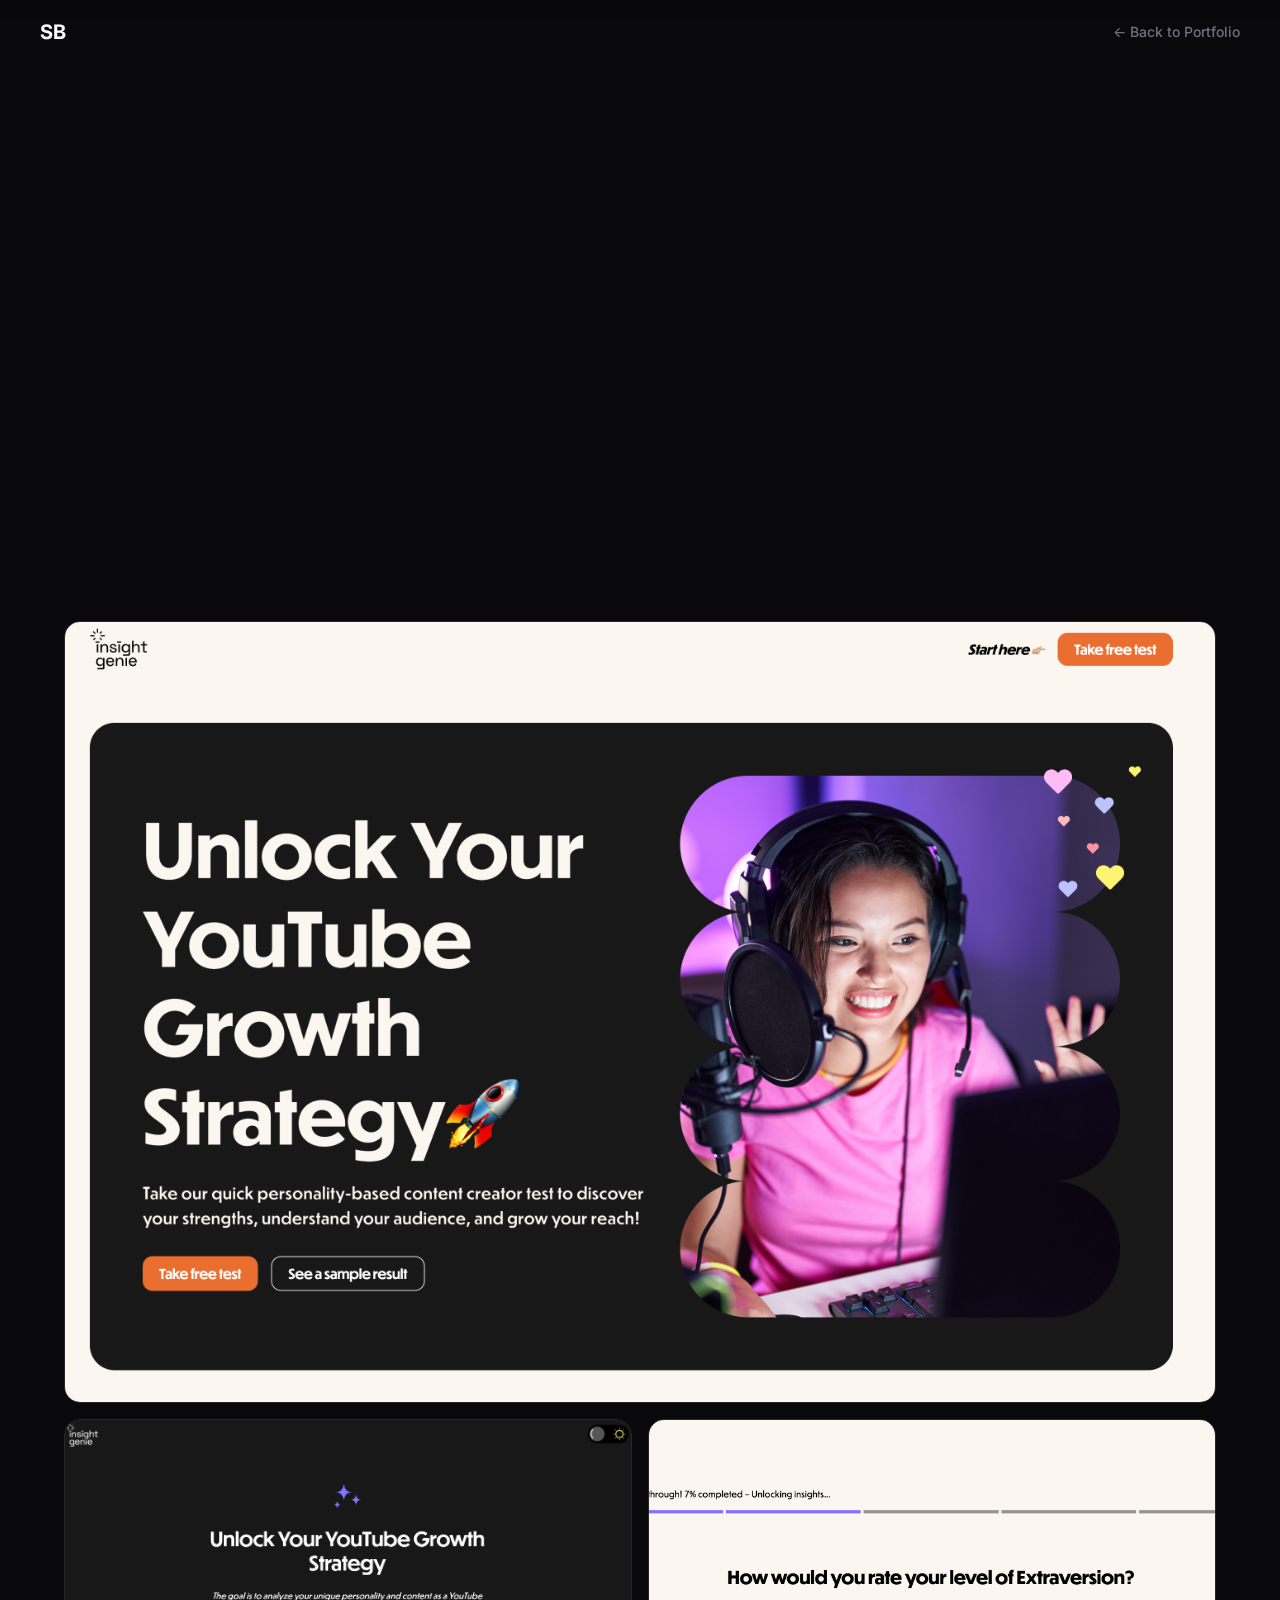
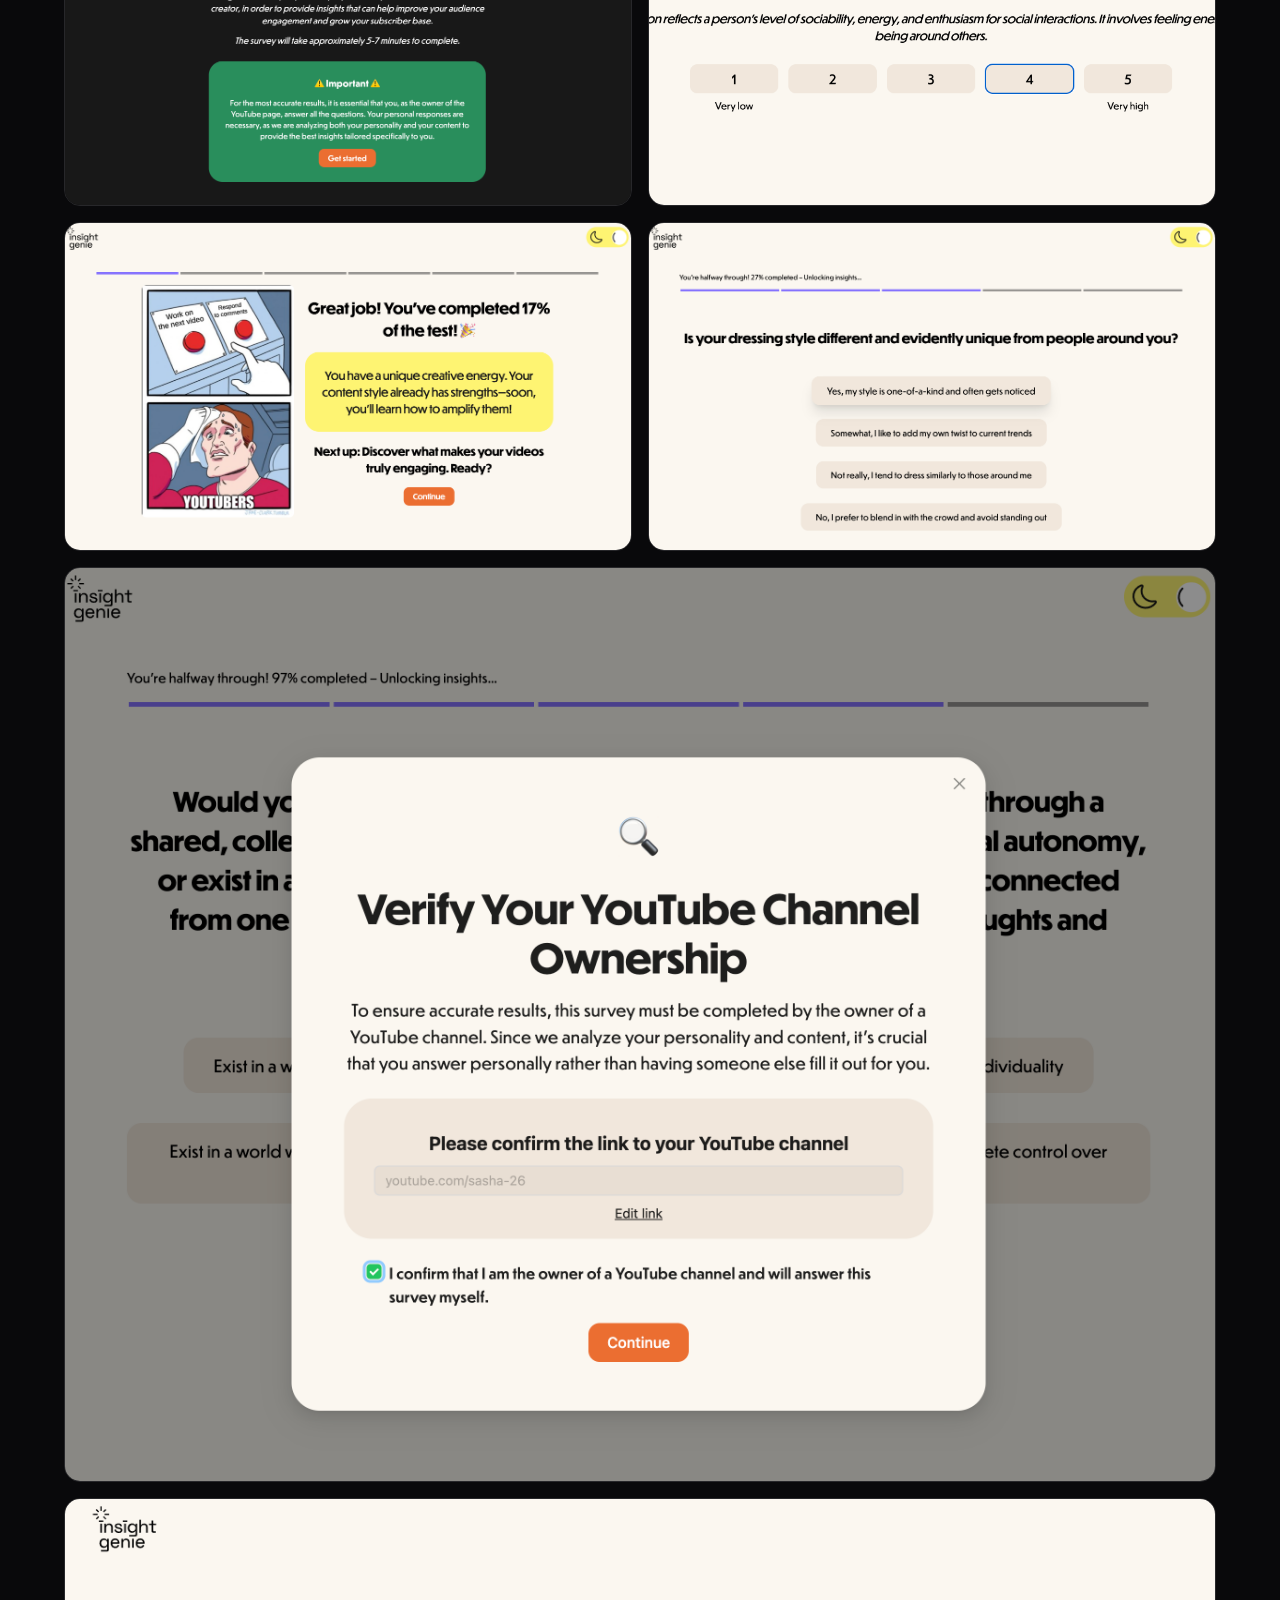
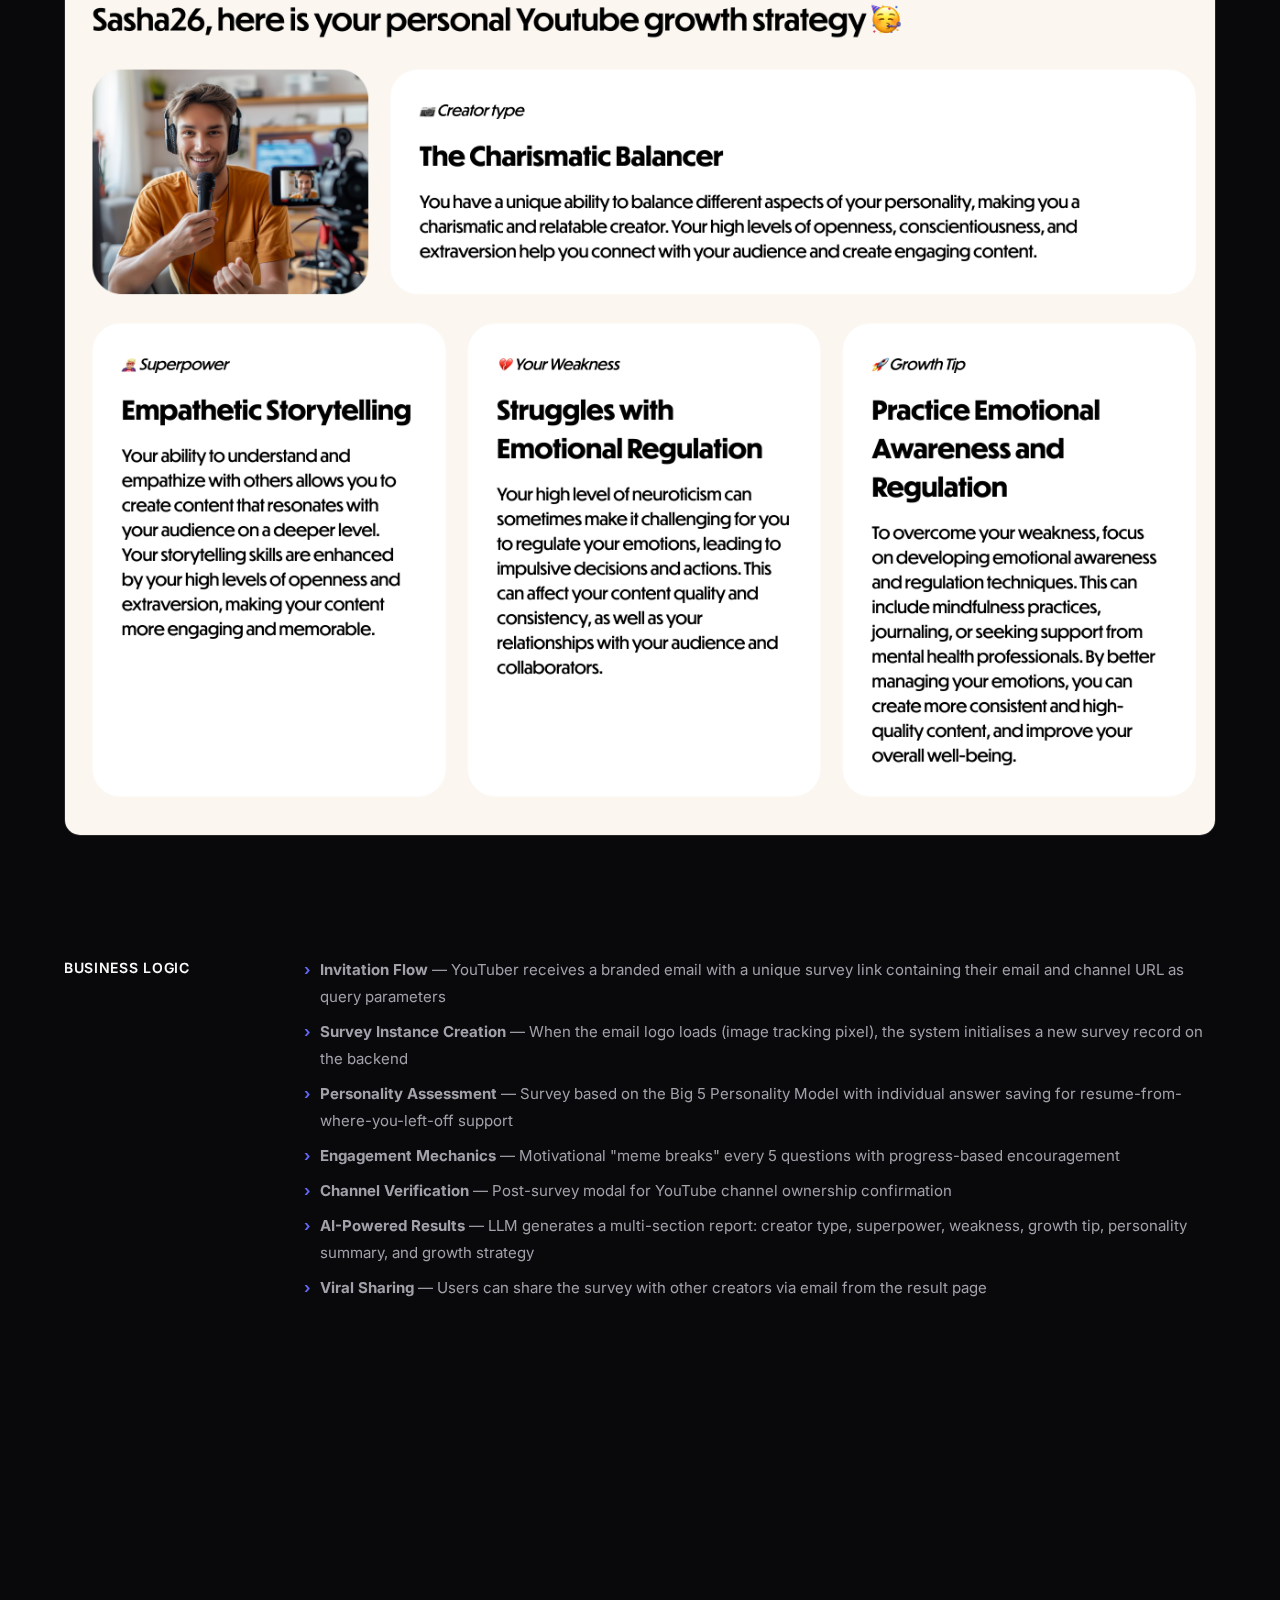
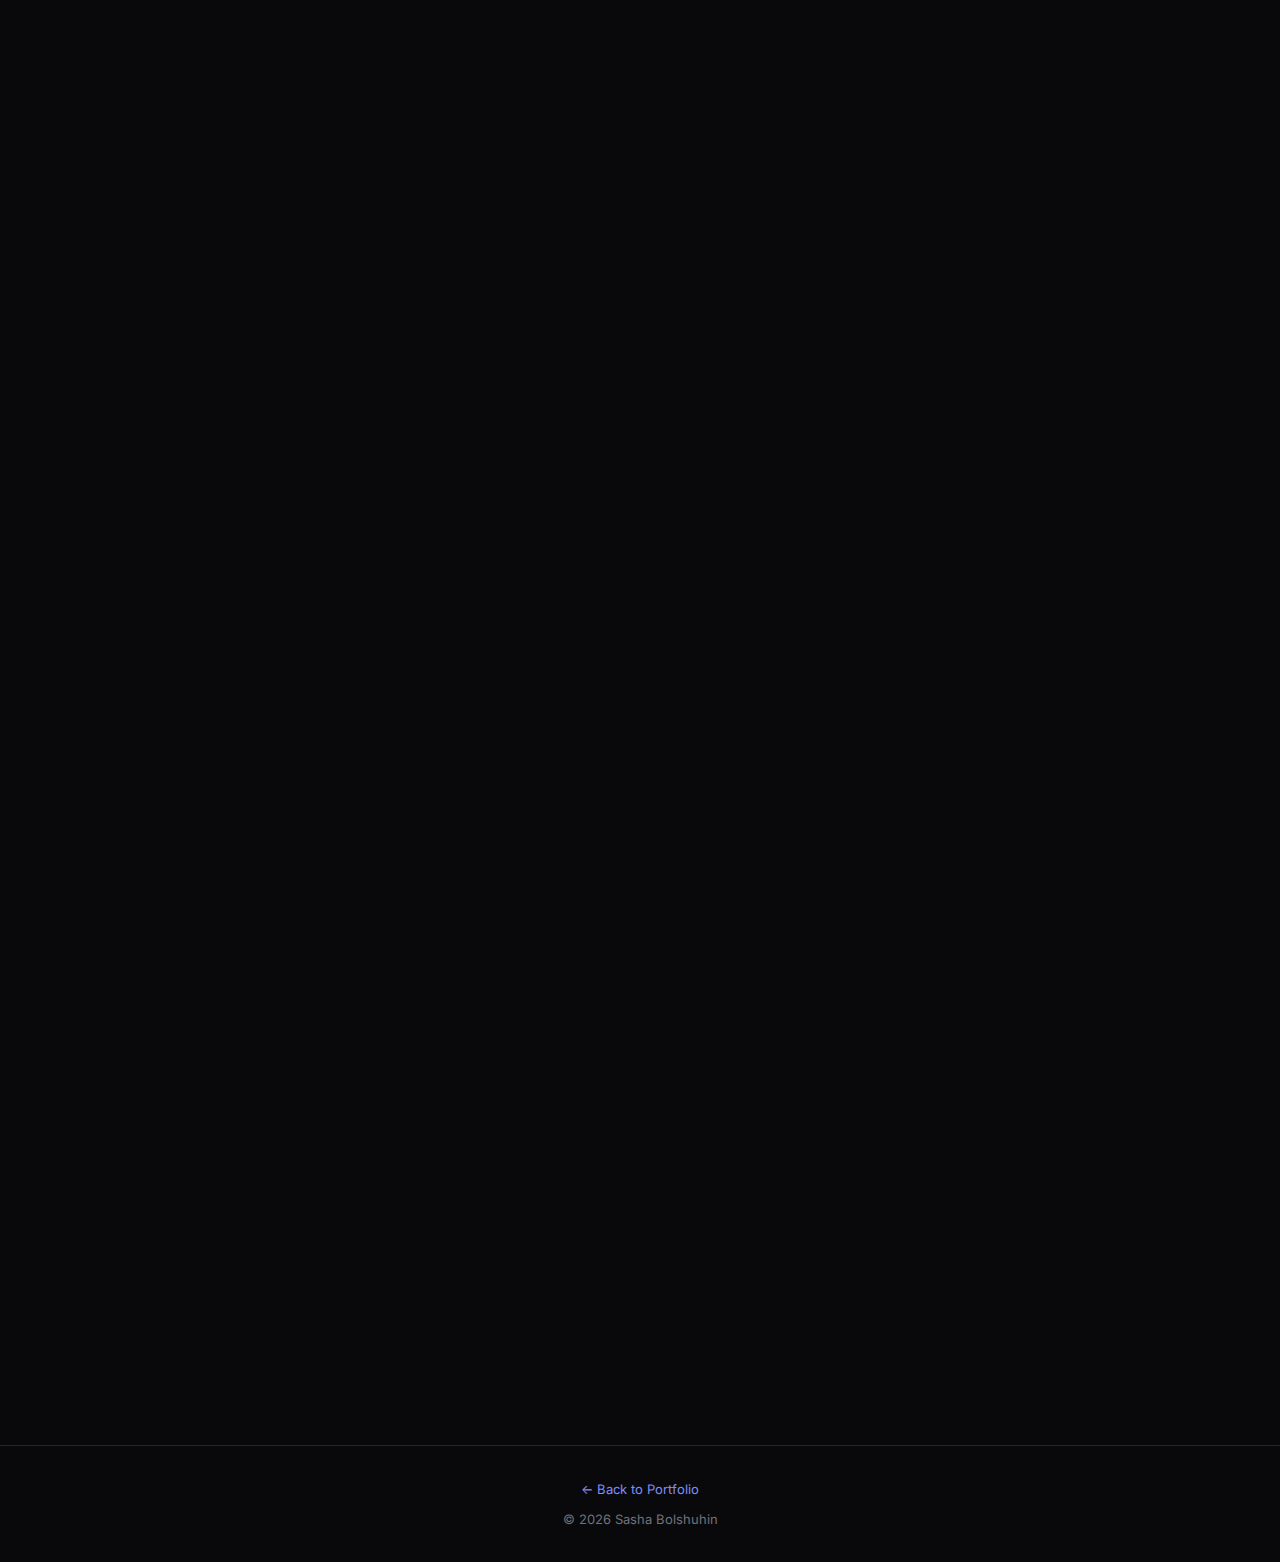
<file: version-a/personality-collection.html>
<!DOCTYPE html>
<html lang="en">
<head>
    <meta charset="UTF-8">
    <meta name="viewport" content="width=device-width, initial-scale=1.0">
    <title>Personality Collection — Sasha Bolshuhin</title>
    <link rel="icon" type="image/jpeg" href="../media/my-photo.jpeg">
    <link rel="preconnect" href="https://fonts.googleapis.com">
    <link rel="preconnect" href="https://fonts.gstatic.com" crossorigin>
    <link href="https://fonts.googleapis.com/css2?family=Inter:wght@300;400;500;600;700;800&family=JetBrains+Mono:wght@400;500&display=swap" rel="stylesheet">
    <link rel="stylesheet" href="css/style.css">
</head>
<body>
    <!-- Navigation -->
    <nav class="nav" id="nav">
        <div class="nav-inner">
            <a href="index.html" class="nav-logo">SB</a>
            <div class="nav-links">
                <a href="index.html" class="nav-link">← Back to Portfolio</a>
            </div>
            <button class="nav-toggle" id="nav-toggle" aria-label="Toggle menu">
                <span></span><span></span><span></span>
            </button>
        </div>
        <div class="mobile-menu" id="mobile-menu">
            <a href="index.html" class="mobile-link">← Back to Portfolio</a>
        </div>
    </nav>

    <!-- Project Hero -->
    <section class="project-hero animate-in">
        <a href="index.html" class="back-link">← Back to all projects</a>
        <div class="project-hero-badge">Full Stack Application · B2B Platform</div>
        <h1 class="project-hero-title">Personality Collection</h1>
        <p class="project-hero-desc">
            A full-stack web platform that assesses YouTube creators' personality types through a 
            structured Big 5 personality survey and delivers AI-generated, personalised growth 
            recommendations. Designed as a B2B tool for agencies or networks that manage YouTuber talent.
        </p>
        <div class="project-hero-links">
            <a href="https://github.com/Alex-skigo99/Unlock-Growth-Strategy" target="_blank" class="btn btn-primary">
                <svg width="18" height="18" viewBox="0 0 24 24" fill="none" stroke="currentColor" stroke-width="2" style="margin-right:8px"><path d="M9 19c-5 1.5-5-2.5-7-3m14 6v-3.87a3.37 3.37 0 0 0-.94-2.61c3.14-.35 6.44-1.54 6.44-7A5.44 5.44 0 0 0 20 4.77 5.07 5.07 0 0 0 19.91 1S18.73.65 16 2.48a13.38 13.38 0 0 0-7 0C6.27.65 5.09 1 5.09 1A5.07 5.07 0 0 0 5 4.77a5.44 5.44 0 0 0-1.5 3.78c0 5.42 3.3 6.61 6.44 7A3.37 3.37 0 0 0 9 18.13V22"></path></svg>
                View Source
            </a>
        </div>
        <div class="project-hero-tech">
            <span class="tech-tag">React 18</span>
            <span class="tech-tag">React Router 6</span>
            <span class="tech-tag">Redux Toolkit</span>
            <span class="tech-tag">TanStack React Query</span>
            <span class="tech-tag">Axios</span>
            <span class="tech-tag">Tailwind CSS</span>
            <span class="tech-tag">Ant Design</span>
            <span class="tech-tag">Node.js</span>
            <span class="tech-tag">Express</span>
            <span class="tech-tag">MongoDB</span>
            <span class="tech-tag">Mongoose</span>
            <span class="tech-tag">Groq Cloud (Llama 3.3 70B)</span>
            <span class="tech-tag">AWS SES</span>
            <span class="tech-tag">Jest</span>
        </div>
    </section>

    <!-- Screenshots Bento Grid -->
    <div class="bento-grid">
        <div class="bento-item wide animate-on-scroll">
            <img src="../media/personality_media/personality_screenshot_01.png" alt="Home page" loading="lazy">
        </div>
        <div class="bento-item animate-on-scroll">
            <img src="../media/personality_media/personality_screenshot_02.png" alt="Survey start" loading="lazy">
        </div>
        <div class="bento-item animate-on-scroll">
            <img src="../media/personality_media/personality_screenshot_03.png" alt="Survey questions" loading="lazy">
        </div>
        <div class="bento-item animate-on-scroll">
            <img src="../media/personality_media/personality_screenshot_04.png" alt="Meme break" loading="lazy">
        </div>
        <div class="bento-item animate-on-scroll">
            <img src="../media/personality_media/personality_screenshot_05.png" alt="Channel verification" loading="lazy">
        </div>
        <div class="bento-item wide animate-on-scroll">
            <img src="../media/personality_media/personality_screenshot_06.png" alt="AI-generated results" loading="lazy">
        </div>
        <div class="bento-item wide animate-on-scroll">
            <img src="../media/personality_media/personality_screenshot_07.png" alt="Sharing feature" loading="lazy">
        </div>
    </div>

    <!-- Business Logic -->
    <div class="detail-section animate-on-scroll">
        <div class="detail-grid">
            <div class="detail-label">Business Logic</div>
            <div class="detail-content">
                <ul>
                    <li><strong>Invitation Flow</strong> — YouTuber receives a branded email with a unique survey link containing their email and channel URL as query parameters</li>
                    <li><strong>Survey Instance Creation</strong> — When the email logo loads (image tracking pixel), the system initialises a new survey record on the backend</li>
                    <li><strong>Personality Assessment</strong> — Survey based on the Big 5 Personality Model with individual answer saving for resume-from-where-you-left-off support</li>
                    <li><strong>Engagement Mechanics</strong> — Motivational "meme breaks" every 5 questions with progress-based encouragement</li>
                    <li><strong>Channel Verification</strong> — Post-survey modal for YouTube channel ownership confirmation</li>
                    <li><strong>AI-Powered Results</strong> — LLM generates a multi-section report: creator type, superpower, weakness, growth tip, personality summary, and growth strategy</li>
                    <li><strong>Viral Sharing</strong> — Users can share the survey with other creators via email from the result page</li>
                </ul>
            </div>
        </div>
    </div>

    <!-- Architecture -->
    <div class="detail-section animate-on-scroll">
        <div class="detail-grid">
            <div class="detail-label">Architecture</div>
            <div class="detail-content">
                <h3>Key Design Decisions</h3>
                <ul>
                    <li><strong>Individual Answer Saving</strong> — Each response is PATCHed independently. No data loss if the user closes the browser, plus full resume support</li>
                    <li><strong>React Query over Redux for Server State</strong> — Survey data managed by React Query; Redux is intentionally minimal (loader only)</li>
                    <li><strong>Interceptor Pattern</strong> — A single InterceptorsComponent wraps the app tree, setting up Axios interceptors once with a global Spin overlay</li>
                    <li><strong>Error Class Hierarchy</strong> — Base HRCustomError with getLoggerObject() and convertToResponse() methods. Subclasses carry domain-specific status codes</li>
                    <li><strong>Cached AI Results</strong> — Personality report generated once and stored in survey document. Subsequent requests return cached result</li>
                    <li><strong>Email Tracking Pixel</strong> — Invitation email logo URL contains creator info. Image load triggers survey creation — no user interaction required</li>
                    <li><strong>In-Memory MongoDB for Tests</strong> — mongodb-memory-server with disposable replica set per test run</li>
                </ul>
            </div>
        </div>
    </div>

    <!-- Tech Stack -->
    <div class="detail-section animate-on-scroll">
        <div class="detail-grid">
            <div class="detail-label">Tech Stack</div>
            <div class="detail-content">
                <h3>Frontend</h3>
                <table class="detail-table">
                    <tr><th>Concern</th><th>Tool / Pattern</th></tr>
                    <tr><td>UI Framework</td><td>React 18 with functional components and hooks</td></tr>
                    <tr><td>Routing</td><td>React Router v6 — 4 routes (Home, Survey, Result, Sample Result)</td></tr>
                    <tr><td>Server State</td><td>TanStack React Query — caching, background refetch, query keys</td></tr>
                    <tr><td>Client State</td><td>Redux Toolkit — single slice for global loading spinner</td></tr>
                    <tr><td>HTTP Layer</td><td>Axios with global interceptors</td></tr>
                    <tr><td>Styling</td><td>Tailwind CSS + Ant Design</td></tr>
                    <tr><td>Responsive</td><td>Custom Tailwind breakpoints: mobile, tablet, desktop</td></tr>
                    <tr><td>Theme</td><td>Dark/light mode via Tailwind dark: variant + localStorage</td></tr>
                </table>

                <h3>Backend</h3>
                <table class="detail-table">
                    <tr><th>Concern</th><th>Tool / Pattern</th></tr>
                    <tr><td>Runtime</td><td>Node.js 18+ with ES Modules, Express.js</td></tr>
                    <tr><td>Database</td><td>MongoDB with Mongoose ODM</td></tr>
                    <tr><td>AI Integration</td><td>Groq Cloud API (Llama 3.3 70B) — structured prompt → JSON report</td></tr>
                    <tr><td>Email</td><td>AWS SES via Nodemailer — EJS templates, DOMPurify sanitisation</td></tr>
                    <tr><td>Error Handling</td><td>Custom error hierarchy with centralized middleware, auto-logging, email alerts</td></tr>
                    <tr><td>Request Logging</td><td>Every request logged to MongoDB with browser fingerprinting</td></tr>
                    <tr><td>Rate Limiting</td><td>IP-based via express-rate-limit (1000 req/hr)</td></tr>
                    <tr><td>Security</td><td>Input sanitisation, CORS, JSON body size limit, malformed-request interception</td></tr>
                    <tr><td>Testing</td><td>Jest + mongodb-memory-server + Supertest</td></tr>
                </table>
            </div>
        </div>
    </div>

    <!-- Footer -->
    <footer class="footer">
        <a href="index.html" style="color: var(--accent-hover); text-decoration: none;">← Back to Portfolio</a>
        <p style="margin-top: 8px;">© 2026 Sasha Bolshuhin</p>
    </footer>

    <script src="js/main.js"></script>
</body>
</html>
</file>
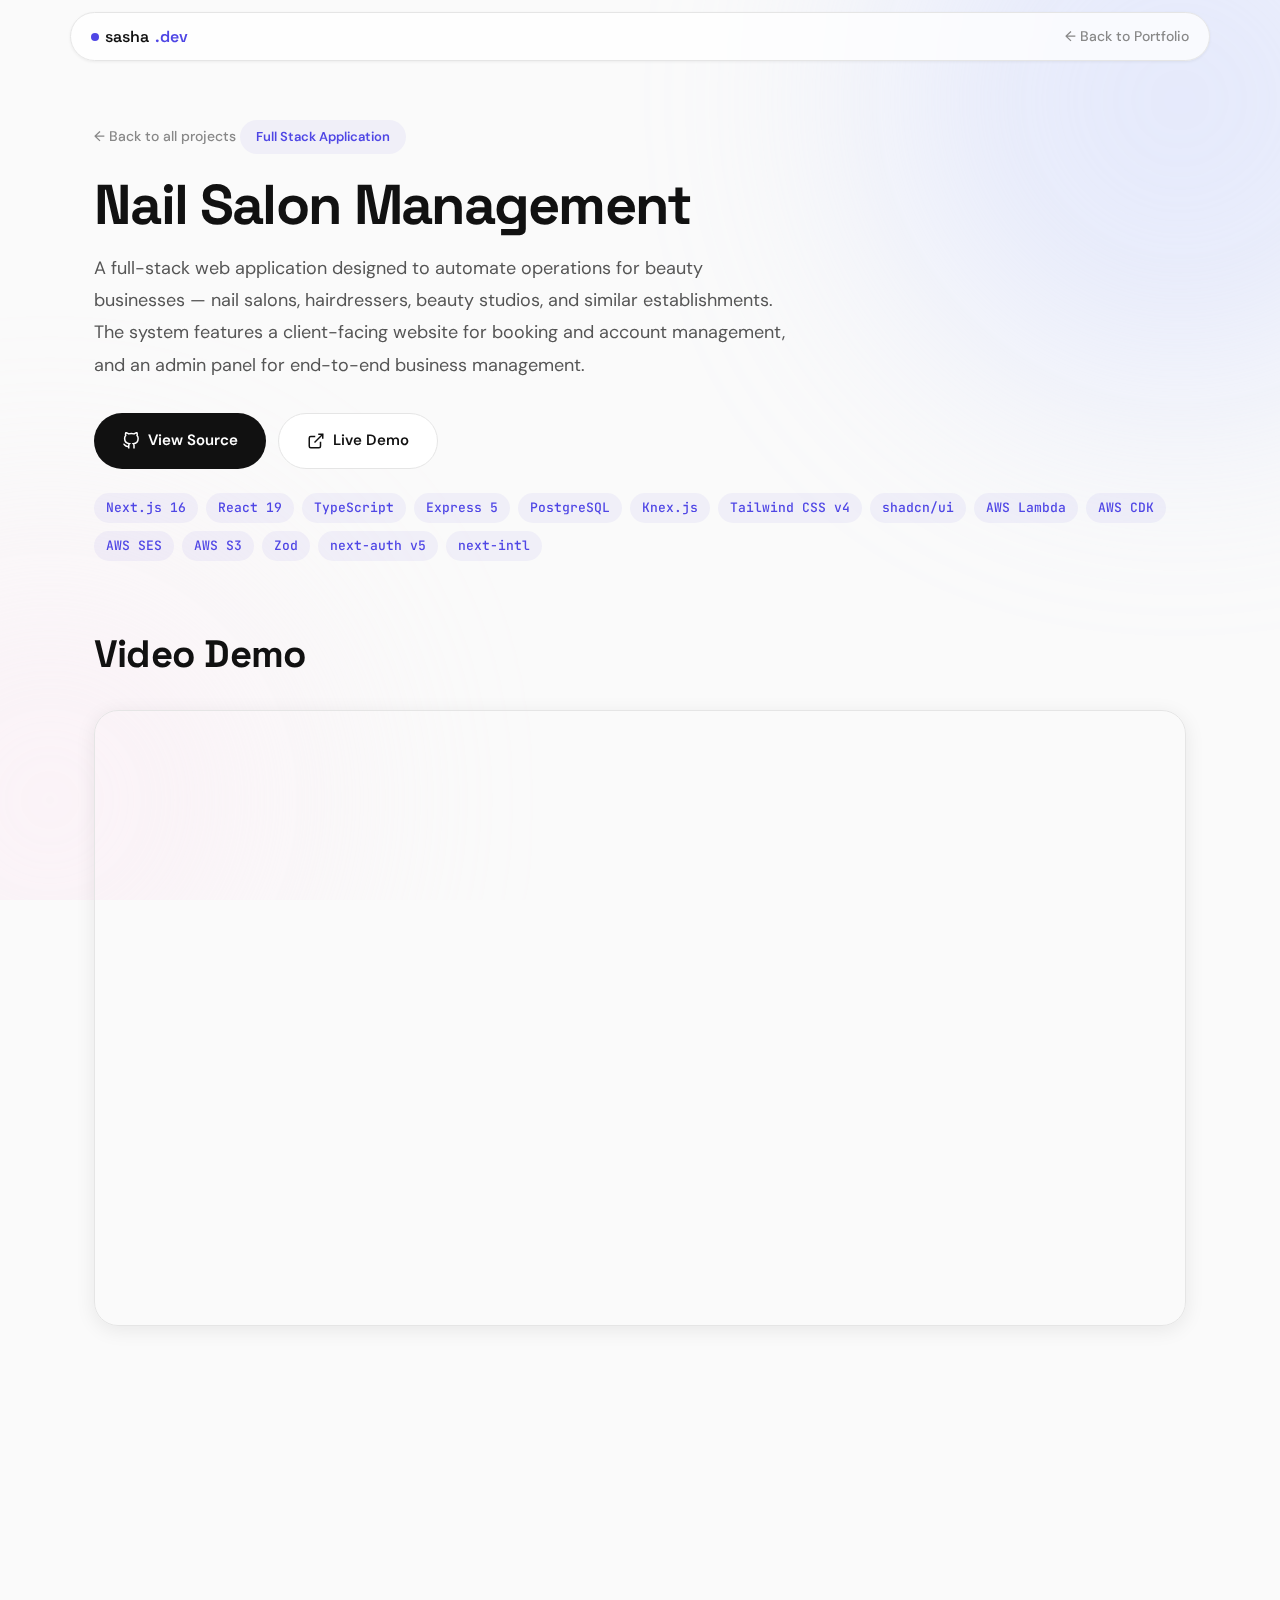
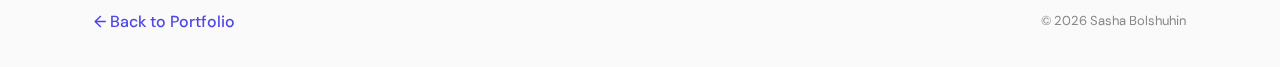
<file: version-b/nail-salon-management.html>
<!DOCTYPE html>
<html lang="en">
<head>
    <meta charset="UTF-8">
    <meta name="viewport" content="width=device-width, initial-scale=1.0">
    <title>Nail Salon Management — Sasha Bolshuhin</title>
    <link rel="icon" type="image/jpeg" href="../media/my-photo.jpeg">
    <link rel="preconnect" href="https://fonts.googleapis.com">
    <link rel="preconnect" href="https://fonts.gstatic.com" crossorigin>
    <link href="https://fonts.googleapis.com/css2?family=Space+Grotesk:wght@300;400;500;600;700&family=DM+Sans:wght@400;500;700&family=JetBrains+Mono:wght@400;500&display=swap" rel="stylesheet">
    <link rel="stylesheet" href="css/style.css">
</head>
<body>
    <div class="bg-orbs">
        <div class="orb orb-1"></div>
        <div class="orb orb-2"></div>
    </div>

    <!-- Navigation -->
    <nav class="nav" id="nav">
        <div class="nav-inner">
            <a href="index.html" class="nav-logo">
                <span class="logo-dot"></span>
                sasha<span class="logo-accent">.dev</span>
            </a>
            <div class="nav-links">
                <a href="index.html" class="nav-link">← Back to Portfolio</a>
            </div>
            <button class="nav-toggle" id="nav-toggle" aria-label="Toggle menu">
                <span></span><span></span><span></span>
            </button>
        </div>
        <div class="mobile-menu" id="mobile-menu">
            <a href="index.html" class="mobile-link">← Back to Portfolio</a>
        </div>
    </nav>

    <!-- Project Hero -->
    <section class="project-hero reveal">
        <a href="index.html" class="back-link">← Back to all projects</a>
        <div class="project-hero-badge">Full Stack Application</div>
        <h1 class="project-hero-title">Nail Salon Management</h1>
        <p class="project-hero-desc">
            A full-stack web application designed to automate operations for beauty businesses — 
            nail salons, hairdressers, beauty studios, and similar establishments. The system features 
            a client-facing website for booking and account management, and an admin panel for 
            end-to-end business management.
        </p>
        <div class="project-hero-links">
            <a href="https://github.com/Alex-skigo99/nail-salon-management" target="_blank" class="btn btn-primary">
                <svg width="18" height="18" viewBox="0 0 24 24" fill="none" stroke="currentColor" stroke-width="2"><path d="M9 19c-5 1.5-5-2.5-7-3m14 6v-3.87a3.37 3.37 0 0 0-.94-2.61c3.14-.35 6.44-1.54 6.44-7A5.44 5.44 0 0 0 20 4.77 5.07 5.07 0 0 0 19.91 1S18.73.65 16 2.48a13.38 13.38 0 0 0-7 0C6.27.65 5.09 1 5.09 1A5.07 5.07 0 0 0 5 4.77a5.44 5.44 0 0 0-1.5 3.78c0 5.42 3.3 6.61 6.44 7A3.37 3.37 0 0 0 9 18.13V22"></path></svg>
                View Source
            </a>
            <a href="https://nail-salon-management-web.vercel.app" target="_blank" class="btn btn-secondary">
                <svg width="18" height="18" viewBox="0 0 24 24" fill="none" stroke="currentColor" stroke-width="2"><path d="M18 13v6a2 2 0 0 1-2 2H5a2 2 0 0 1-2-2V8a2 2 0 0 1 2-2h6"></path><polyline points="15 3 21 3 21 9"></polyline><line x1="10" y1="14" x2="21" y2="3"></line></svg>
                Live Demo
            </a>
        </div>
        <div class="project-hero-tech">
            <span class="tech-tag">Next.js 16</span>
            <span class="tech-tag">React 19</span>
            <span class="tech-tag">TypeScript</span>
            <span class="tech-tag">Express 5</span>
            <span class="tech-tag">PostgreSQL</span>
            <span class="tech-tag">Knex.js</span>
            <span class="tech-tag">Tailwind CSS v4</span>
            <span class="tech-tag">shadcn/ui</span>
            <span class="tech-tag">AWS Lambda</span>
            <span class="tech-tag">AWS CDK</span>
            <span class="tech-tag">AWS SES</span>
            <span class="tech-tag">AWS S3</span>
            <span class="tech-tag">Zod</span>
            <span class="tech-tag">next-auth v5</span>
            <span class="tech-tag">next-intl</span>
        </div>
    </section>

    <!-- Video Demo -->
    <div class="video-container reveal">
        <h2 class="section-title" style="font-family: 'Space Grotesk', sans-serif; margin-bottom: 24px;">Video Demo</h2>
        <div class="video-wrapper">
            <iframe src="https://www.loom.com/embed/1c9e21914f784b5d9041391b2cf40953" frameborder="0" webkitallowfullscreen mozallowfullscreen allowfullscreen></iframe>
        </div>
    </div>

    <!-- Screenshots -->
    <div class="bento-grid">
        <div class="bento-item wide reveal">
            <img src="../media/nail_salon_media/nail_salon_screenshot_01.png" alt="Landing page" loading="lazy">
        </div>
        <div class="bento-item reveal">
            <img src="../media/nail_salon_media/nail_salon_screenshot_13.png" alt="Profile" loading="lazy">
        </div>
        <div class="bento-item reveal">
            <img src="../media/nail_salon_media/nail_salon_screenshot_14.png" alt="Upcoming appointments" loading="lazy">
        </div>
        <div class="bento-item reveal">
            <img src="../media/nail_salon_media/nail_salon_screenshot_02.png" alt="Booking interface" loading="lazy">
        </div>
        <div class="bento-item reveal">
            <img src="../media/nail_salon_media/nail_salon_screenshot_05.png" alt="Masters" loading="lazy">
        </div>
        <div class="bento-item wide reveal">
            <img src="../media/nail_salon_media/nail_salon_screenshot_03.png" alt="Calendar week view" loading="lazy">
        </div>
        <div class="bento-item wide reveal">
            <img src="../media/nail_salon_media/nail_salon_screenshot_10.png" alt="Month view" loading="lazy">
        </div>
        <div class="bento-item wide reveal">
            <img src="../media/nail_salon_media/nail_salon_screenshot_15.png" alt="Products" loading="lazy">
        </div>
        <div class="bento-item wide reveal">
            <img src="../media/nail_salon_media/nail_salon_screenshot_06.png" alt="Clients" loading="lazy">
        </div>
        <div class="bento-item reveal">
            <img src="../media/nail_salon_media/nail_salon_screenshot_11.png" alt="User details" loading="lazy">
        </div>
        <div class="bento-item reveal">
            <img src="../media/nail_salon_media/nail_salon_screenshot_09.png" alt="Edit Appointment" loading="lazy">
        </div>
        <div class="bento-item wide reveal">
            <img src="../media/nail_salon_media/nail_salon_screenshot_04.png" alt="Appointments table" loading="lazy">
        </div>
    </div>

    <!-- Business Logic -->
    <div class="detail-section reveal">
        <div class="detail-grid">
            <div class="detail-label">Business Logic</div>
            <div class="detail-content">
                <h3>Client-Facing Portal</h3>
                <ul>
                    <li>Public landing page with salon info, photo gallery, price list, and contact form</li>
                    <li>Appointment booking — clients select a service provider, date, and available time slot</li>
                    <li>Booking available to both guests and authenticated users</li>
                    <li>Client dashboard for tracking bookings, viewing history, and managing account</li>
                    <li>Multi-language support — English, Russian, and Hebrew (RTL)</li>
                    <li>Authentication — email/password and Google OAuth via next-auth v5</li>
                </ul>
                <h3>Admin Panel</h3>
                <ul>
                    <li>Staff management — create, edit, deactivate service providers with schedules</li>
                    <li>Services & pricing — manage with categories, prices, and durations</li>
                    <li>Products — create and manage additional client offerings</li>
                    <li>Client management — searchable list with full profile and appointment history</li>
                    <li>Appointment calendar — weekly and monthly views</li>
                    <li>Appointments table — filterable, sortable with full CRUD</li>
                    <li>Email notifications — individually configurable per master via AWS SES</li>
                    <li>Automated appointment reminders</li>
                    <li>Configurable business-level settings</li>
                </ul>
            </div>
        </div>
    </div>

    <!-- Architecture -->
    <div class="detail-section reveal">
        <div class="detail-grid">
            <div class="detail-label">Architecture</div>
            <div class="detail-content">
                <h3>Backend Architecture</h3>
                <p>Clean layered architecture: Request → CORS/cookieParser → Route → authenticate (JWT) → requireRole → Controller (Zod validation) → Service (business logic + Knex queries) → Response</p>
                <ul>
                    <li><strong>Routes</strong> — thin Express routers, HTTP verb + path mapping only</li>
                    <li><strong>Controllers</strong> — parse and validate input (Zod), call the service</li>
                    <li><strong>Services</strong> — all business logic, DB queries (Knex), external API calls</li>
                    <li><strong>Middleware</strong> — authenticate (JWT), requireRole (RBAC), centralized error handler</li>
                </ul>

                <h3>Frontend Architecture</h3>
                <p>App Router (Next.js) → Server Components → Client Components → Custom Hooks (TanStack Query) → API Client (Axios) → Backend REST API</p>
                <ul>
                    <li>Server state managed by TanStack Query with centralised query keys</li>
                    <li>Custom hooks encapsulate all data fetching and mutations</li>
                    <li>Forms use React Hook Form + Zod for type-safe validation</li>
                    <li>Separate layouts: admin (collapsible shadcn Sidebar) and client sections</li>
                    <li>Admin routes English-only; client routes with next-intl (en/ru/he)</li>
                </ul>

                <h3>Dual Lambda Deployment</h3>
                <ul>
                    <li><strong>nail-saloon-backend</strong> — handles all HTTP via API Gateway + serverless-http</li>
                    <li><strong>MigrationLambda</strong> — dedicated for Knex database migrations</li>
                </ul>
            </div>
        </div>
    </div>

    <!-- Tech Stack -->
    <div class="detail-section reveal">
        <div class="detail-grid">
            <div class="detail-label">Tech Stack</div>
            <div class="detail-content">
                <h3>Backend (apps/api)</h3>
                <table class="detail-table">
                    <tr><th>Layer</th><th>Technology</th></tr>
                    <tr><td>Runtime</td><td>Node.js 24</td></tr>
                    <tr><td>Framework</td><td>Express 5 + TypeScript</td></tr>
                    <tr><td>Database</td><td>PostgreSQL</td></tr>
                    <tr><td>Query Builder</td><td>Knex.js + knex-paginate</td></tr>
                    <tr><td>Validation</td><td>Zod</td></tr>
                    <tr><td>Auth</td><td>JWT (cookie + Bearer) + Google OAuth</td></tr>
                    <tr><td>Email</td><td>AWS SES</td></tr>
                    <tr><td>File Storage</td><td>AWS S3 (presigned URLs)</td></tr>
                    <tr><td>Deployment</td><td>AWS Lambda via serverless-http</td></tr>
                    <tr><td>IaC</td><td>AWS CDK (TypeScript)</td></tr>
                    <tr><td>API Docs</td><td>OpenAPI 3 (swagger-jsdoc)</td></tr>
                </table>

                <h3>Frontend (apps/web)</h3>
                <table class="detail-table">
                    <tr><th>Layer</th><th>Technology</th></tr>
                    <tr><td>Framework</td><td>Next.js 16 (App Router) + React 19</td></tr>
                    <tr><td>Language</td><td>TypeScript</td></tr>
                    <tr><td>Styling</td><td>Tailwind CSS v4</td></tr>
                    <tr><td>UI Components</td><td>shadcn/ui (Radix UI)</td></tr>
                    <tr><td>Server State</td><td>TanStack Query v5</td></tr>
                    <tr><td>Forms</td><td>React Hook Form + Zod</td></tr>
                    <tr><td>Auth</td><td>next-auth v5</td></tr>
                    <tr><td>i18n</td><td>next-intl v4 (en/ru/he, RTL)</td></tr>
                </table>
            </div>
        </div>
    </div>

    <!-- CI/CD & Testing -->
    <div class="detail-section reveal">
        <div class="detail-grid">
            <div class="detail-label">CI/CD & Testing</div>
            <div class="detail-content">
                <h3>CI/CD Pipeline</h3>
                <p>GitHub Actions workflow on push to main:</p>
                <ul>
                    <li><strong>Test job</strong> — installs deps, runs ESLint, runs full Vitest suite</li>
                    <li><strong>Deploy job</strong> — builds TypeScript, installs production deps, cdk deploy</li>
                </ul>

                <h3>Testing</h3>
                <table class="detail-table">
                    <tr><th>Layer</th><th>Framework</th><th>Scope</th></tr>
                    <tr><td>API Integration</td><td>Vitest + Supertest</td><td>Route-level HTTP tests</td></tr>
                    <tr><td>API Unit</td><td>Vitest</td><td>Service-level logic</td></tr>
                    <tr><td>Frontend Unit</td><td>Jest + Testing Library</td><td>Components and hooks</td></tr>
                    <tr><td>Frontend E2E</td><td>Playwright</td><td>Full browser flows</td></tr>
                </table>
            </div>
        </div>
    </div>

    <!-- Footer -->
    <footer class="footer">
        <div class="container">
            <div class="footer-inner">
                <a href="index.html" style="color: var(--accent); text-decoration: none; font-weight: 500;">← Back to Portfolio</a>
                <p>© 2026 Sasha Bolshuhin</p>
            </div>
        </div>
    </footer>

    <script src="js/main.js"></script>
</body>
</html>
</file>
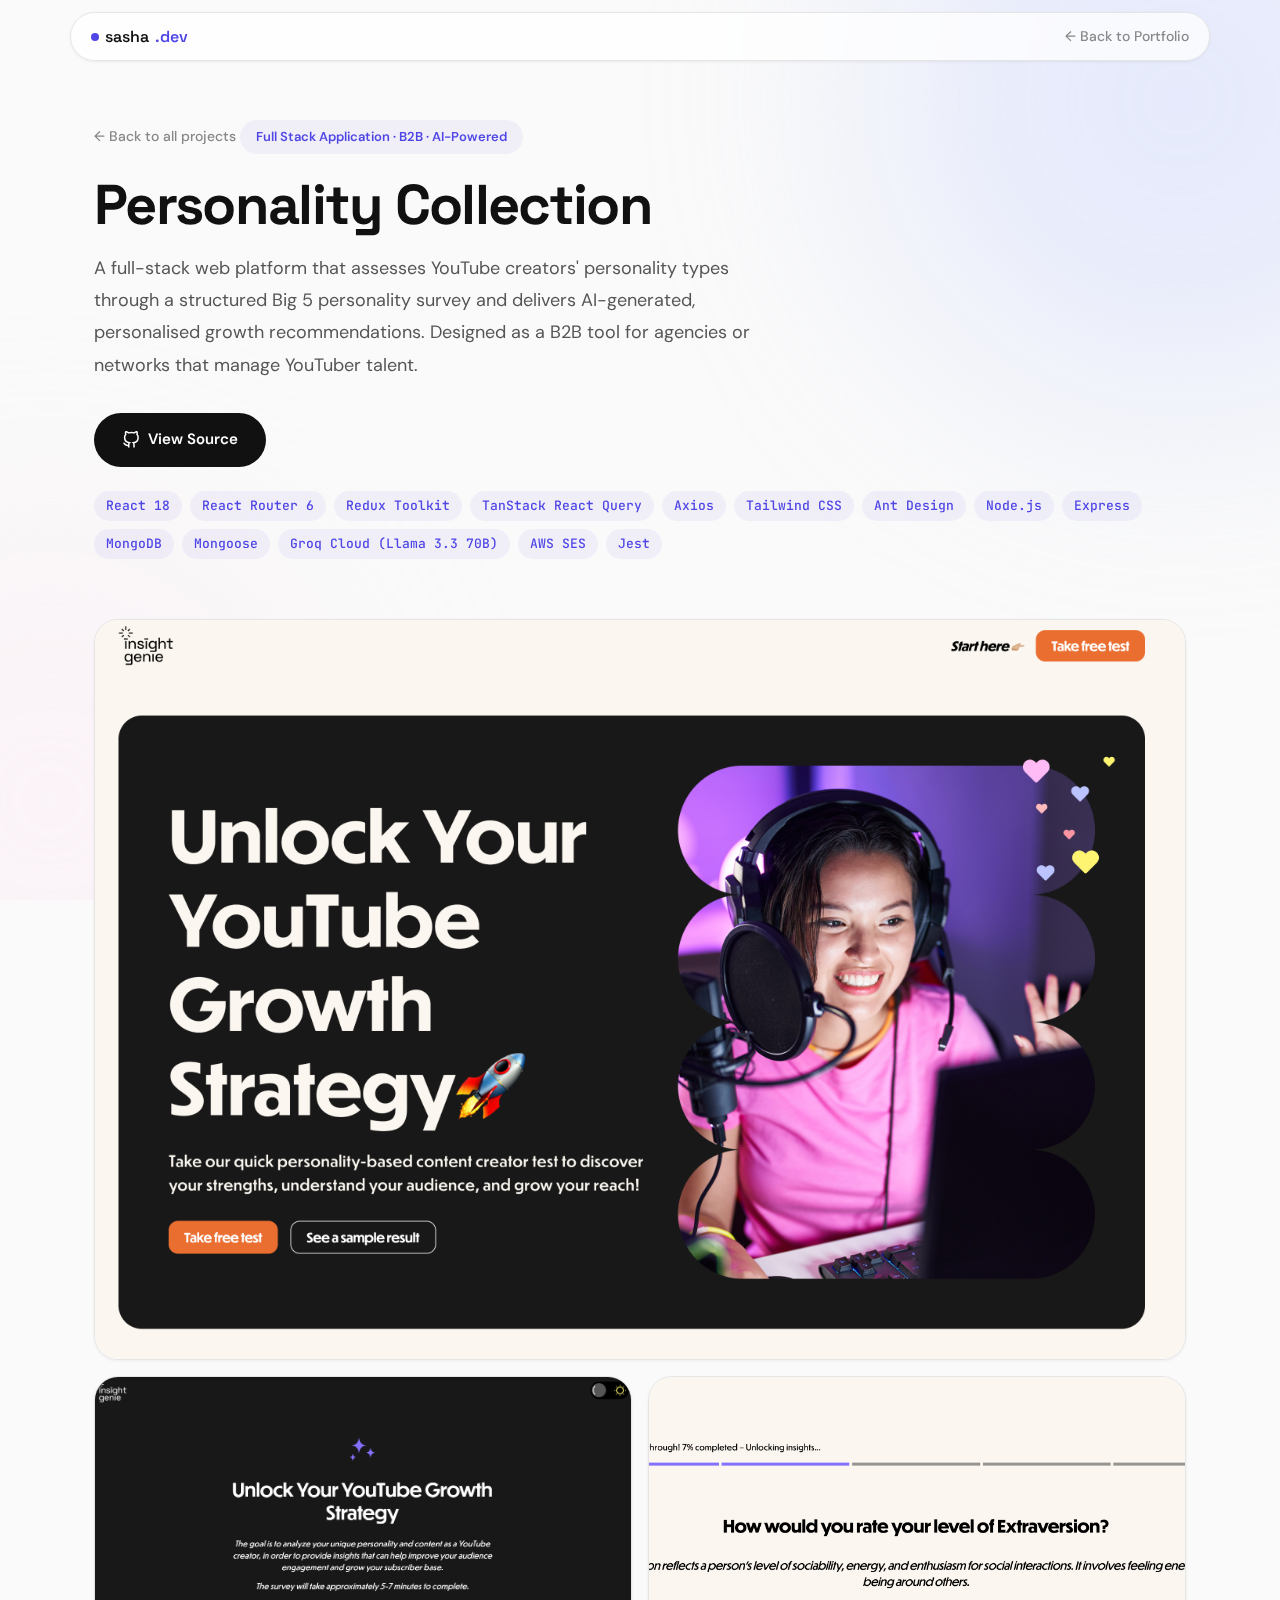
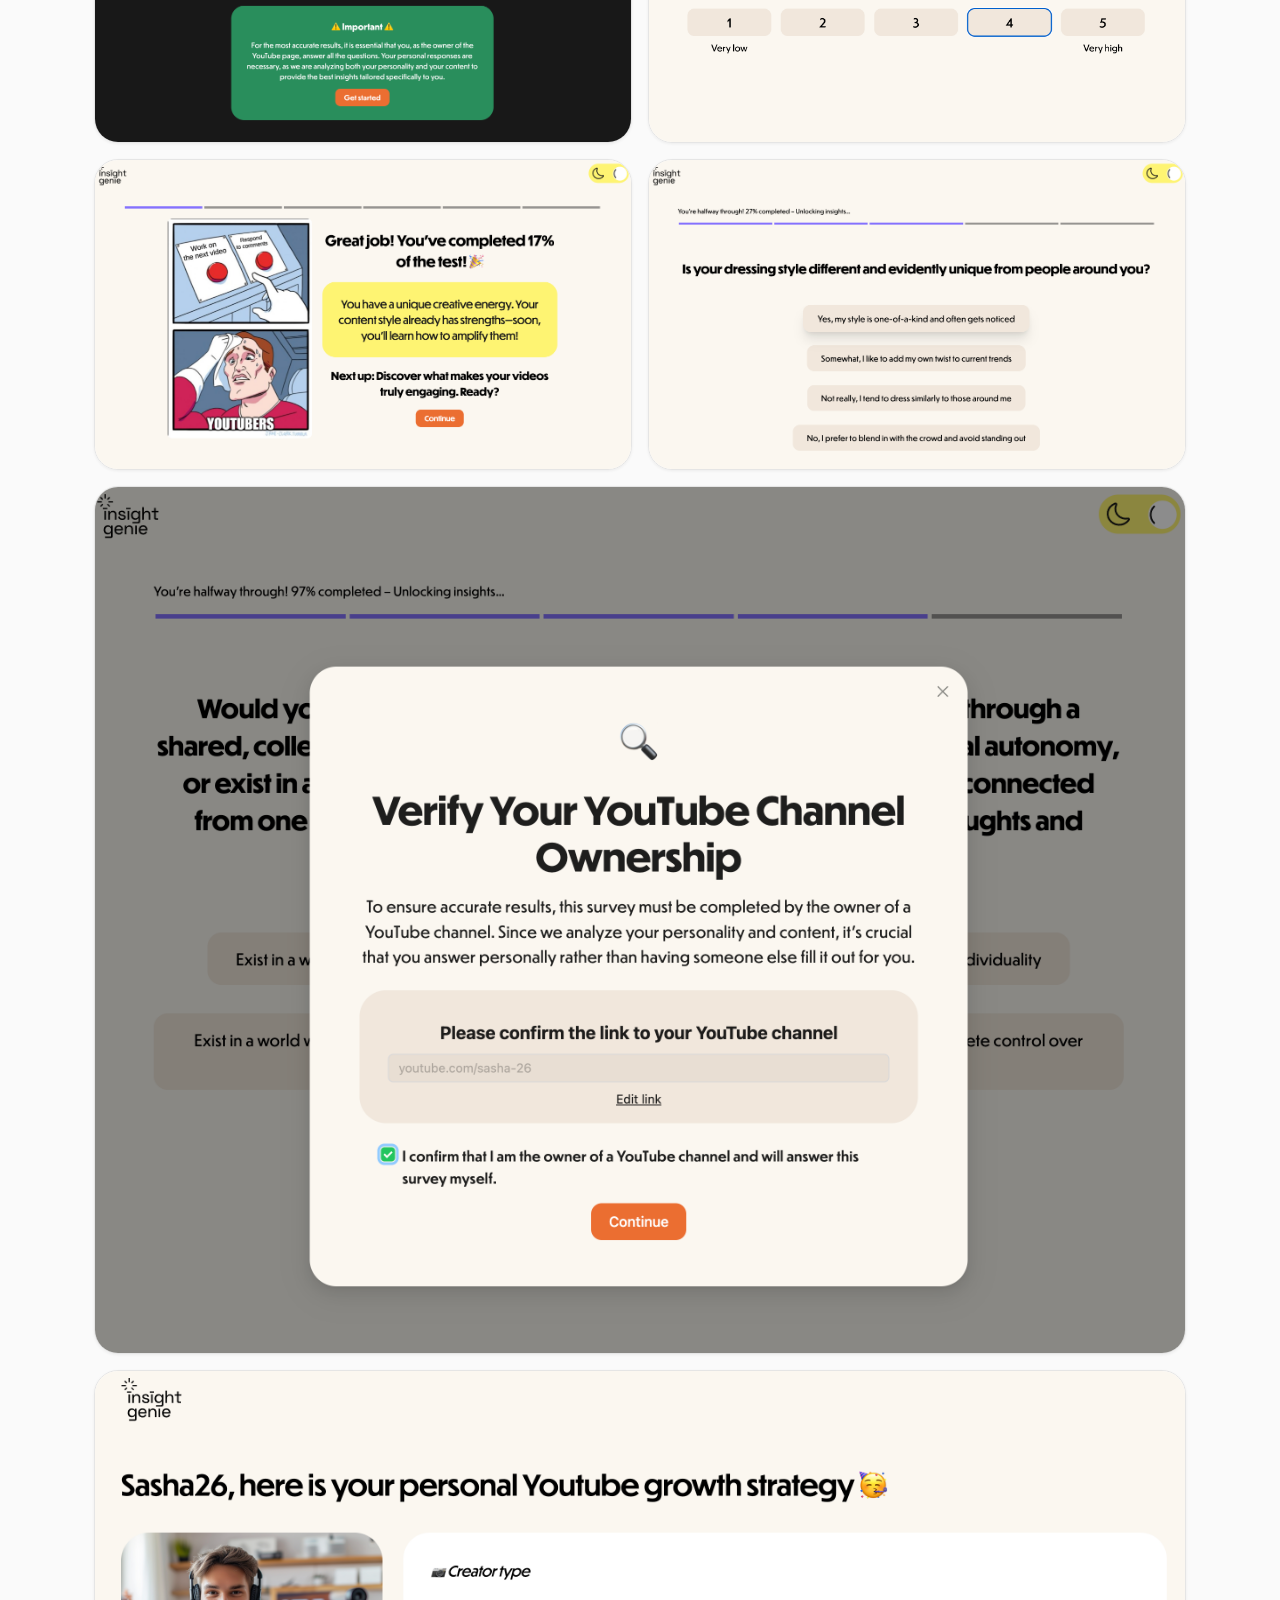
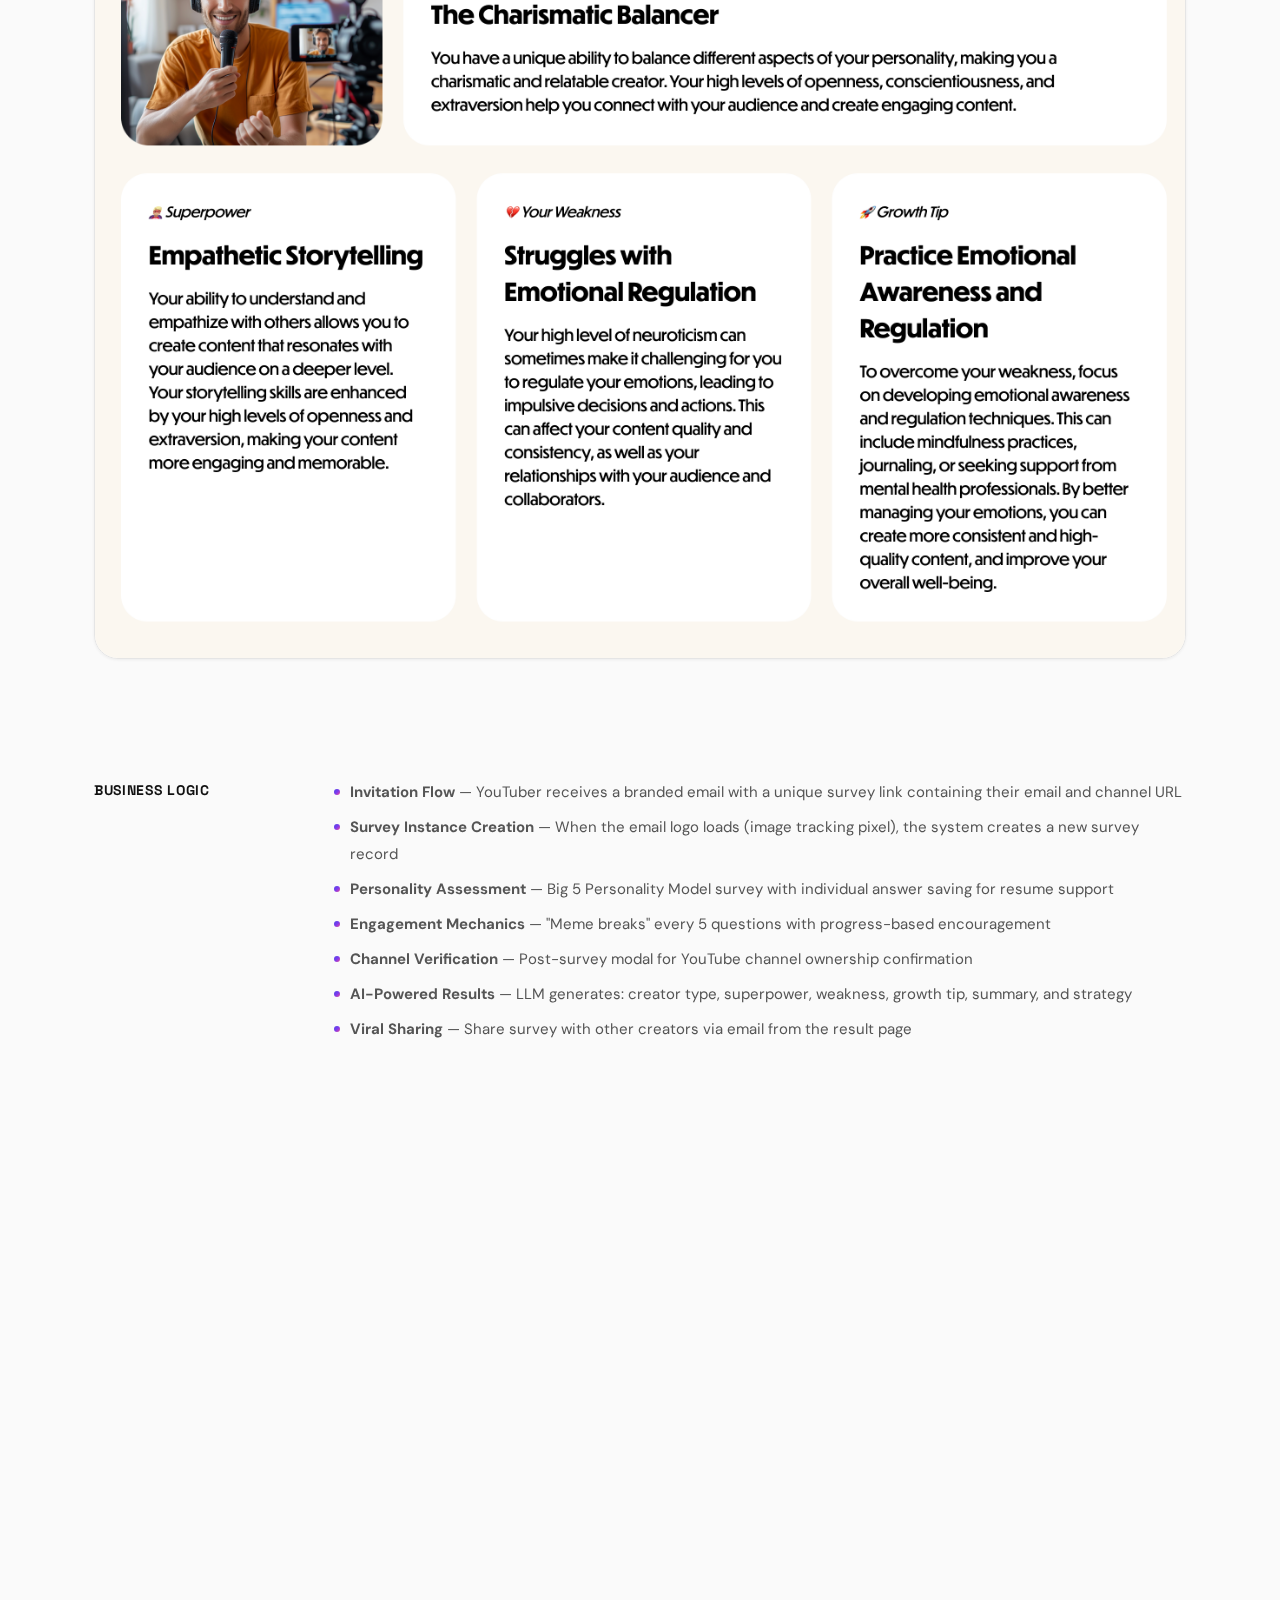
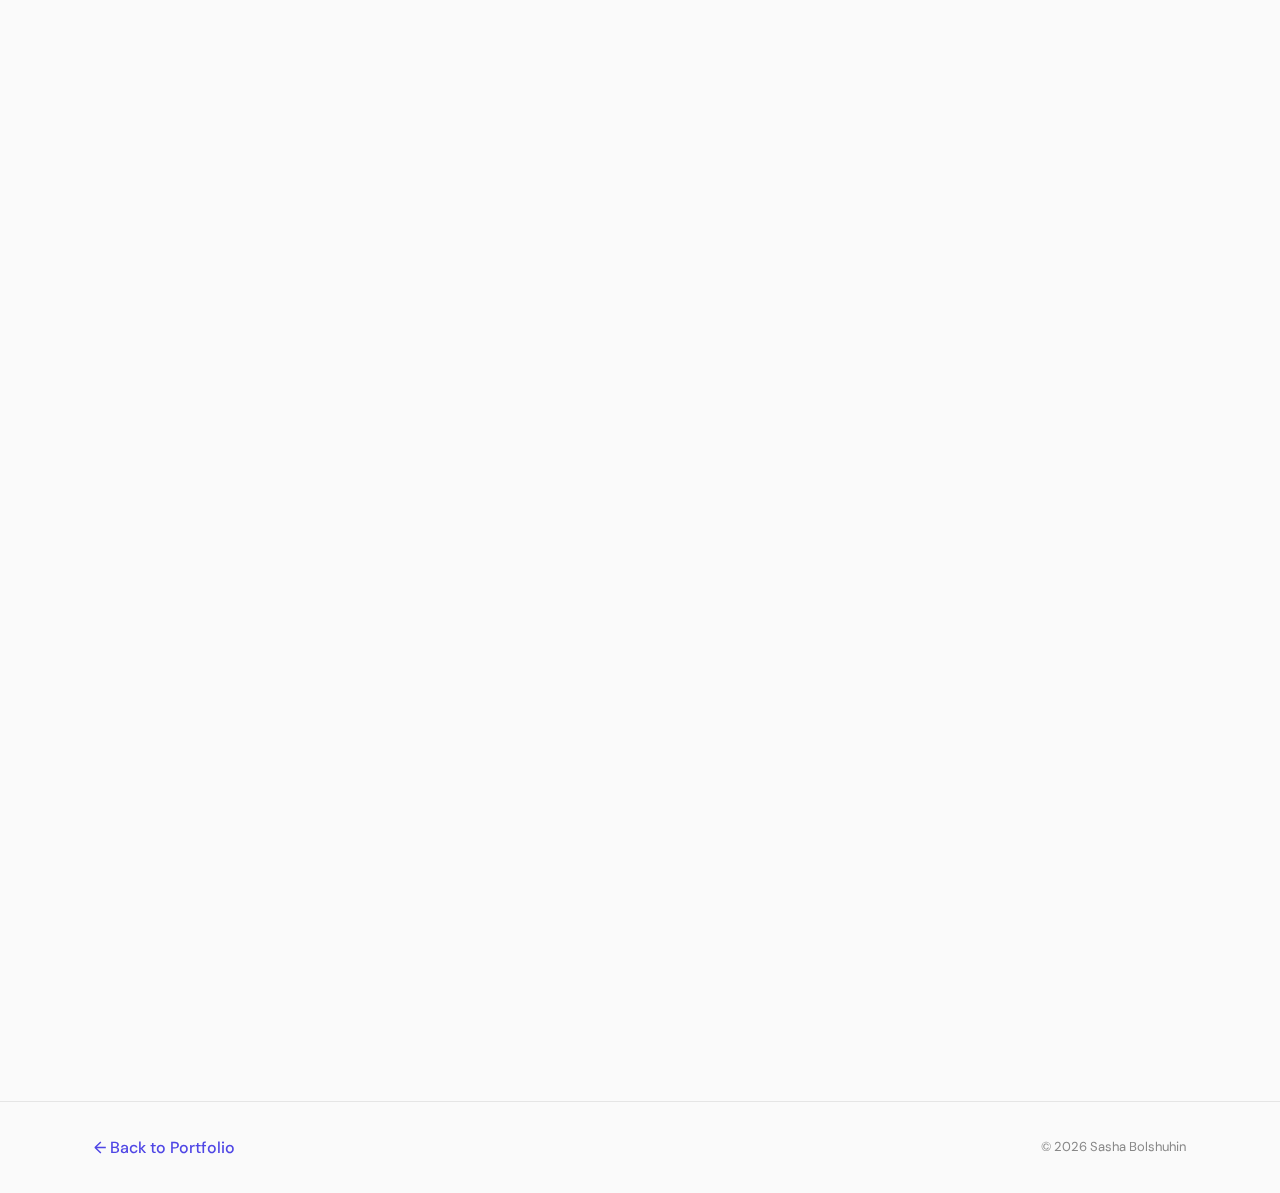
<file: version-b/personality-collection.html>
<!DOCTYPE html>
<html lang="en">
<head>
    <meta charset="UTF-8">
    <meta name="viewport" content="width=device-width, initial-scale=1.0">
    <title>Personality Collection — Sasha Bolshuhin</title>
    <link rel="icon" type="image/jpeg" href="../media/my-photo.jpeg">
    <link rel="preconnect" href="https://fonts.googleapis.com">
    <link rel="preconnect" href="https://fonts.gstatic.com" crossorigin>
    <link href="https://fonts.googleapis.com/css2?family=Space+Grotesk:wght@300;400;500;600;700&family=DM+Sans:wght@400;500;700&family=JetBrains+Mono:wght@400;500&display=swap" rel="stylesheet">
    <link rel="stylesheet" href="css/style.css">
</head>
<body>
    <div class="bg-orbs">
        <div class="orb orb-1"></div>
        <div class="orb orb-2"></div>
    </div>

    <!-- Navigation -->
    <nav class="nav" id="nav">
        <div class="nav-inner">
            <a href="index.html" class="nav-logo">
                <span class="logo-dot"></span>
                sasha<span class="logo-accent">.dev</span>
            </a>
            <div class="nav-links">
                <a href="index.html" class="nav-link">← Back to Portfolio</a>
            </div>
            <button class="nav-toggle" id="nav-toggle" aria-label="Toggle menu">
                <span></span><span></span><span></span>
            </button>
        </div>
        <div class="mobile-menu" id="mobile-menu">
            <a href="index.html" class="mobile-link">← Back to Portfolio</a>
        </div>
    </nav>

    <!-- Project Hero -->
    <section class="project-hero reveal">
        <a href="index.html" class="back-link">← Back to all projects</a>
        <div class="project-hero-badge">Full Stack Application · B2B · AI-Powered</div>
        <h1 class="project-hero-title">Personality Collection</h1>
        <p class="project-hero-desc">
            A full-stack web platform that assesses YouTube creators' personality types through a 
            structured Big 5 personality survey and delivers AI-generated, personalised growth 
            recommendations. Designed as a B2B tool for agencies or networks that manage YouTuber talent.
        </p>
        <div class="project-hero-links">
            <a href="https://github.com/Alex-skigo99/Unlock-Growth-Strategy" target="_blank" class="btn btn-primary">
                <svg width="18" height="18" viewBox="0 0 24 24" fill="none" stroke="currentColor" stroke-width="2"><path d="M9 19c-5 1.5-5-2.5-7-3m14 6v-3.87a3.37 3.37 0 0 0-.94-2.61c3.14-.35 6.44-1.54 6.44-7A5.44 5.44 0 0 0 20 4.77 5.07 5.07 0 0 0 19.91 1S18.73.65 16 2.48a13.38 13.38 0 0 0-7 0C6.27.65 5.09 1 5.09 1A5.07 5.07 0 0 0 5 4.77a5.44 5.44 0 0 0-1.5 3.78c0 5.42 3.3 6.61 6.44 7A3.37 3.37 0 0 0 9 18.13V22"></path></svg>
                View Source
            </a>
        </div>
        <div class="project-hero-tech">
            <span class="tech-tag">React 18</span>
            <span class="tech-tag">React Router 6</span>
            <span class="tech-tag">Redux Toolkit</span>
            <span class="tech-tag">TanStack React Query</span>
            <span class="tech-tag">Axios</span>
            <span class="tech-tag">Tailwind CSS</span>
            <span class="tech-tag">Ant Design</span>
            <span class="tech-tag">Node.js</span>
            <span class="tech-tag">Express</span>
            <span class="tech-tag">MongoDB</span>
            <span class="tech-tag">Mongoose</span>
            <span class="tech-tag">Groq Cloud (Llama 3.3 70B)</span>
            <span class="tech-tag">AWS SES</span>
            <span class="tech-tag">Jest</span>
        </div>
    </section>

    <!-- Screenshots -->
    <div class="bento-grid">
        <div class="bento-item wide reveal">
            <img src="../media/personality_media/personality_screenshot_01.png" alt="Home page" loading="lazy">
        </div>
        <div class="bento-item reveal">
            <img src="../media/personality_media/personality_screenshot_02.png" alt="Survey start" loading="lazy">
        </div>
        <div class="bento-item reveal">
            <img src="../media/personality_media/personality_screenshot_03.png" alt="Survey questions" loading="lazy">
        </div>
        <div class="bento-item reveal">
            <img src="../media/personality_media/personality_screenshot_04.png" alt="Meme break" loading="lazy">
        </div>
        <div class="bento-item reveal">
            <img src="../media/personality_media/personality_screenshot_05.png" alt="Channel verification" loading="lazy">
        </div>
        <div class="bento-item wide reveal">
            <img src="../media/personality_media/personality_screenshot_06.png" alt="AI-generated results" loading="lazy">
        </div>
        <div class="bento-item wide reveal">
            <img src="../media/personality_media/personality_screenshot_07.png" alt="Sharing feature" loading="lazy">
        </div>
    </div>

    <!-- Business Logic -->
    <div class="detail-section reveal">
        <div class="detail-grid">
            <div class="detail-label">Business Logic</div>
            <div class="detail-content">
                <ul>
                    <li><strong>Invitation Flow</strong> — YouTuber receives a branded email with a unique survey link containing their email and channel URL</li>
                    <li><strong>Survey Instance Creation</strong> — When the email logo loads (image tracking pixel), the system creates a new survey record</li>
                    <li><strong>Personality Assessment</strong> — Big 5 Personality Model survey with individual answer saving for resume support</li>
                    <li><strong>Engagement Mechanics</strong> — "Meme breaks" every 5 questions with progress-based encouragement</li>
                    <li><strong>Channel Verification</strong> — Post-survey modal for YouTube channel ownership confirmation</li>
                    <li><strong>AI-Powered Results</strong> — LLM generates: creator type, superpower, weakness, growth tip, summary, and strategy</li>
                    <li><strong>Viral Sharing</strong> — Share survey with other creators via email from the result page</li>
                </ul>
            </div>
        </div>
    </div>

    <!-- Architecture -->
    <div class="detail-section reveal">
        <div class="detail-grid">
            <div class="detail-label">Architecture</div>
            <div class="detail-content">
                <h3>Key Design Decisions</h3>
                <ul>
                    <li><strong>Individual Answer Saving</strong> — Each response PATCHed independently for data safety and resume support</li>
                    <li><strong>React Query over Redux for Server State</strong> — Survey data via React Query; Redux minimal (loader only)</li>
                    <li><strong>Interceptor Pattern</strong> — Single InterceptorsComponent with Axios interceptors and global Spin overlay</li>
                    <li><strong>Error Class Hierarchy</strong> — Base HRCustomError with domain-specific subclasses</li>
                    <li><strong>Cached AI Results</strong> — Report generated once, stored in survey document, cached on subsequent requests</li>
                    <li><strong>Email Tracking Pixel</strong> — Logo URL contains creator info; image load triggers survey creation</li>
                    <li><strong>In-Memory MongoDB for Tests</strong> — mongodb-memory-server with disposable replica set</li>
                </ul>
            </div>
        </div>
    </div>

    <!-- Tech Stack -->
    <div class="detail-section reveal">
        <div class="detail-grid">
            <div class="detail-label">Tech Stack</div>
            <div class="detail-content">
                <h3>Frontend</h3>
                <table class="detail-table">
                    <tr><th>Concern</th><th>Tool / Pattern</th></tr>
                    <tr><td>UI Framework</td><td>React 18 with hooks</td></tr>
                    <tr><td>Routing</td><td>React Router v6 — 4 routes</td></tr>
                    <tr><td>Server State</td><td>TanStack React Query</td></tr>
                    <tr><td>Client State</td><td>Redux Toolkit</td></tr>
                    <tr><td>HTTP Layer</td><td>Axios with interceptors</td></tr>
                    <tr><td>Styling</td><td>Tailwind CSS + Ant Design</td></tr>
                    <tr><td>Responsive</td><td>Custom breakpoints: mobile, tablet, desktop</td></tr>
                    <tr><td>Theme</td><td>Dark/light mode via Tailwind dark: + localStorage</td></tr>
                </table>

                <h3>Backend</h3>
                <table class="detail-table">
                    <tr><th>Concern</th><th>Tool / Pattern</th></tr>
                    <tr><td>Runtime</td><td>Node.js 18+ with ES Modules</td></tr>
                    <tr><td>Database</td><td>MongoDB with Mongoose ODM</td></tr>
                    <tr><td>AI Integration</td><td>Groq Cloud (Llama 3.3 70B)</td></tr>
                    <tr><td>Email</td><td>AWS SES via Nodemailer + EJS + DOMPurify</td></tr>
                    <tr><td>Error Handling</td><td>Custom hierarchy with auto-logging and email alerts</td></tr>
                    <tr><td>Request Logging</td><td>MongoDB logging with browser fingerprinting</td></tr>
                    <tr><td>Rate Limiting</td><td>express-rate-limit (1000 req/hr)</td></tr>
                    <tr><td>Security</td><td>Input sanitisation, CORS, body size limit</td></tr>
                    <tr><td>Testing</td><td>Jest + mongodb-memory-server + Supertest</td></tr>
                </table>
            </div>
        </div>
    </div>

    <!-- Footer -->
    <footer class="footer">
        <div class="container">
            <div class="footer-inner">
                <a href="index.html" style="color: var(--accent); text-decoration: none; font-weight: 500;">← Back to Portfolio</a>
                <p>© 2026 Sasha Bolshuhin</p>
            </div>
        </div>
    </footer>

    <script src="js/main.js"></script>
</body>
</html>
</file>
<file: style.css>
:root {
    --back-color: #121729;
    --back-color-hover: #242d48;
    --high-font-color: #f6f9fe;
    --main-font-color: #bfcde5;
    --back-color-contact: #008d9d;
    --max-main-width: 800px;
}

* {
    box-sizing: border-box;
}

html {
    font-family: Verdana, Geneva, Tahoma, sans-serif;
    font-size: medium;
}

body {
    max-width: 1200px;
    margin: auto;
    background-color: var(--back-color);
    color: var(--main-font-color);
}


@media only screen and (max-width: 992px) {

    #left-side {
        position: relative;
        margin-right: 20px;
    }

}

@media only screen and (min-width: 993px) {

    #left-side {
        position: fixed;
        width: 360px;
        margin-left: 30px;
        margin-right: 20px;
    }

    .card:hover {
        background-color: var(--back-color-hover);
        color: var(--high-font-color);

        .card-title {
            color: orange;
        }
    }

    #contacts {
        height: 12ex;
        align-content: end;

        img {
            width: 30px;
            height: 30px;
            margin: 5px;
            border-radius: 3px;
            background-color: var(--back-color-contact);
        }
    }

    .switch {
        position: fixed;
    }
}

h3,
h5,
h6 {
    font-weight: normal;
    color: var(--high-font-color);
}

#top-p {
    margin-top: 30px;
    text-indent: 30px;
}

p {
    text-align: justify;
}

#my-photo {
    object-fit: cover;
    object-position: 100% 40%;
    scale: 1.1;
    border-radius: 50%;
    width: 150px;
    height: 150px;
    margin-top: 50px;
    margin-left: 30px;
}

.card {
    background-color: var(--back-color);
    border-radius: 20px;
}

.screen-shot {
    margin: 20px 10px;
    border-radius: 5px;
}

.btn-small {
    margin: 3px;
    height: 30px;
    border-radius: 10px;
}

.topic {
    width: 100%;
    border-bottom: 1px solid var(--main-font-color);
}
</file>
<file: version-a/css/style.css>
/* =====================================================
   VERSION A — Dark Minimal Framer-Style Portfolio
   ===================================================== */

:root {
    --bg: #09090b;
    --bg-alt: #111113;
    --surface: #18181b;
    --surface-hover: #1f1f23;
    --border: #27272a;
    --text: #fafafa;
    --text-secondary: #a1a1aa;
    --text-muted: #71717a;
    --accent: #6366f1;
    --accent-hover: #818cf8;
    --accent-glow: rgba(99, 102, 241, 0.15);
    --gradient-1: linear-gradient(135deg, #6366f1, #8b5cf6, #a855f7);
    --gradient-text: linear-gradient(135deg, #c7d2fe, #e9d5ff);
    --radius: 16px;
    --radius-sm: 8px;
    --radius-lg: 24px;
    --transition: 0.3s cubic-bezier(0.4, 0, 0.2, 1);
    --max-width: 1200px;
}

*, *::before, *::after {
    margin: 0;
    padding: 0;
    box-sizing: border-box;
}

html {
    scroll-behavior: smooth;
    -webkit-font-smoothing: antialiased;
    -moz-osx-font-smoothing: grayscale;
}

body {
    font-family: 'Inter', -apple-system, BlinkMacSystemFont, sans-serif;
    background: var(--bg);
    color: var(--text-secondary);
    line-height: 1.7;
    overflow-x: hidden;
}

/* ---- Animations ---- */
.animate-in {
    opacity: 0;
    transform: translateY(30px);
    animation: fadeInUp 0.8s cubic-bezier(0.16, 1, 0.3, 1) forwards;
}

.animate-in:nth-child(2) { animation-delay: 0.1s; }
.animate-in:nth-child(3) { animation-delay: 0.2s; }
.animate-in:nth-child(4) { animation-delay: 0.3s; }
.animate-in:nth-child(5) { animation-delay: 0.4s; }
.animate-in:nth-child(6) { animation-delay: 0.5s; }
.animate-in:nth-child(7) { animation-delay: 0.6s; }

.animate-on-scroll {
    opacity: 0;
    transform: translateY(40px);
    transition: opacity 0.7s cubic-bezier(0.16, 1, 0.3, 1), transform 0.7s cubic-bezier(0.16, 1, 0.3, 1);
}

.animate-on-scroll.visible {
    opacity: 1;
    transform: translateY(0);
}

@keyframes fadeInUp {
    to {
        opacity: 1;
        transform: translateY(0);
    }
}

/* ---- Navigation ---- */
.nav {
    position: fixed;
    top: 0;
    left: 0;
    right: 0;
    z-index: 1000;
    padding: 0 24px;
    background: rgba(9, 9, 11, 0.8);
    backdrop-filter: blur(20px);
    -webkit-backdrop-filter: blur(20px);
    border-bottom: 1px solid transparent;
    transition: border-color var(--transition);
}

.nav.scrolled {
    border-bottom-color: var(--border);
}

.nav-inner {
    max-width: var(--max-width);
    margin: 0 auto;
    display: flex;
    align-items: center;
    justify-content: space-between;
    height: 64px;
}

.nav-logo {
    font-size: 1.25rem;
    font-weight: 700;
    color: var(--text);
    text-decoration: none;
    letter-spacing: -0.02em;
}

.nav-links {
    display: flex;
    gap: 32px;
}

.nav-link {
    color: var(--text-muted);
    text-decoration: none;
    font-size: 0.875rem;
    font-weight: 500;
    transition: color var(--transition);
}

.nav-link:hover {
    color: var(--text);
}

.nav-toggle {
    display: none;
    flex-direction: column;
    gap: 5px;
    background: none;
    border: none;
    cursor: pointer;
    padding: 4px;
}

.nav-toggle span {
    display: block;
    width: 24px;
    height: 2px;
    background: var(--text);
    border-radius: 2px;
    transition: var(--transition);
}

.mobile-menu {
    display: none;
    flex-direction: column;
    padding: 16px 0 24px;
    gap: 8px;
}

.mobile-link {
    color: var(--text-secondary);
    text-decoration: none;
    font-size: 1rem;
    padding: 8px 0;
    transition: color var(--transition);
}

.mobile-link:hover {
    color: var(--text);
}

@media (max-width: 768px) {
    .nav-links { display: none; }
    .nav-toggle { display: flex; }
    .mobile-menu.open { display: flex; }
}

/* ---- Hero ---- */
.hero {
    min-height: 100vh;
    display: flex;
    align-items: center;
    justify-content: space-between;
    max-width: var(--max-width);
    margin: 0 auto;
    padding: 120px 24px 80px;
    gap: 60px;
}

.hero-content {
    flex: 1;
    max-width: 600px;
}

.hero-badge {
    display: inline-flex;
    align-items: center;
    padding: 6px 16px;
    background: var(--accent-glow);
    border: 1px solid rgba(99, 102, 241, 0.3);
    border-radius: 100px;
    color: var(--accent-hover);
    font-size: 0.8125rem;
    font-weight: 500;
    margin-bottom: 24px;
}

.hero-badge::before {
    content: '';
    width: 8px;
    height: 8px;
    background: var(--accent);
    border-radius: 50%;
    margin-right: 8px;
    animation: pulse 2s infinite;
}

@keyframes pulse {
    0%, 100% { opacity: 1; }
    50% { opacity: 0.4; }
}

.hero-title {
    display: flex;
    flex-direction: column;
    margin-bottom: 16px;
}

.hero-greeting {
    font-size: 1.125rem;
    font-weight: 400;
    color: var(--text-secondary);
}

.hero-name {
    font-size: clamp(2.5rem, 5vw, 4rem);
    font-weight: 800;
    color: var(--text);
    letter-spacing: -0.03em;
    line-height: 1.1;
    background: var(--gradient-text);
    -webkit-background-clip: text;
    -webkit-text-fill-color: transparent;
    background-clip: text;
}

.hero-subtitle {
    font-size: 1.25rem;
    color: var(--accent-hover);
    font-weight: 500;
    margin-bottom: 20px;
}

.hero-description {
    font-size: 1.0625rem;
    line-height: 1.8;
    margin-bottom: 32px;
    max-width: 520px;
}

.hero-actions {
    display: flex;
    gap: 12px;
    margin-bottom: 40px;
}

.hero-tech {
    display: flex;
    flex-wrap: wrap;
    gap: 8px;
}

.tech-tag {
    padding: 4px 12px;
    background: var(--surface);
    border: 1px solid var(--border);
    border-radius: 100px;
    font-size: 0.8125rem;
    color: var(--text-muted);
    font-family: 'JetBrains Mono', monospace;
}

.hero-visual {
    flex-shrink: 0;
}

.hero-image-wrapper {
    width: 280px;
    height: 280px;
    border-radius: 50%;
    overflow: hidden;
    border: 3px solid var(--border);
    position: relative;
}

.hero-image-wrapper::after {
    content: '';
    position: absolute;
    inset: -3px;
    border-radius: 50%;
    background: var(--gradient-1);
    z-index: -1;
}

.hero-image {
    width: 100%;
    height: 100%;
    object-fit: cover;
    object-position: center 40%;
}

.hero-stats {
    display: flex;
    gap: 24px;
    margin-top: 32px;
    justify-content: center;
}

.stat {
    text-align: center;
}

.stat-number {
    display: block;
    font-size: 1.5rem;
    font-weight: 700;
    color: var(--text);
}

.stat-label {
    font-size: 0.75rem;
    color: var(--text-muted);
    text-transform: uppercase;
    letter-spacing: 0.05em;
}

@media (max-width: 768px) {
    .hero {
        flex-direction: column-reverse;
        text-align: center;
        padding-top: 100px;
        gap: 40px;
    }
    .hero-content { max-width: 100%; }
    .hero-actions { justify-content: center; }
    .hero-tech { justify-content: center; }
    .hero-description { max-width: 100%; }
    .hero-image-wrapper { width: 200px; height: 200px; }
}

/* ---- Buttons ---- */
.btn {
    display: inline-flex;
    align-items: center;
    padding: 12px 24px;
    border-radius: var(--radius-sm);
    font-size: 0.9375rem;
    font-weight: 500;
    text-decoration: none;
    transition: all var(--transition);
    cursor: pointer;
    border: none;
}

.btn-primary {
    background: var(--accent);
    color: #fff;
}

.btn-primary:hover {
    background: var(--accent-hover);
    transform: translateY(-2px);
    box-shadow: 0 8px 30px var(--accent-glow);
}

.btn-ghost {
    background: transparent;
    color: var(--text-secondary);
    border: 1px solid var(--border);
}

.btn-ghost:hover {
    background: var(--surface);
    color: var(--text);
    border-color: var(--text-muted);
}

/* ---- Sections ---- */
.section {
    padding: 100px 24px;
}

.section-alt {
    background: var(--bg-alt);
}

.section-inner {
    max-width: var(--max-width);
    margin: 0 auto;
}

.section-label {
    font-family: 'JetBrains Mono', monospace;
    font-size: 0.8125rem;
    color: var(--accent);
    margin-bottom: 8px;
}

.section-title {
    font-size: clamp(2rem, 4vw, 3rem);
    font-weight: 700;
    color: var(--text);
    letter-spacing: -0.02em;
    margin-bottom: 48px;
}

/* ---- About ---- */
.about-grid {
    display: grid;
    grid-template-columns: 1fr 1fr;
    gap: 60px;
    align-items: start;
}

.about-text p {
    margin-bottom: 20px;
    font-size: 1rem;
    line-height: 1.8;
}

.skills-grid {
    display: flex;
    flex-direction: column;
    gap: 24px;
}

.skill-category-title {
    font-size: 0.875rem;
    font-weight: 600;
    color: var(--text);
    margin-bottom: 8px;
    text-transform: uppercase;
    letter-spacing: 0.05em;
}

.skill-tags {
    display: flex;
    flex-wrap: wrap;
    gap: 6px;
}

.skill-tag {
    padding: 4px 12px;
    background: var(--surface);
    border: 1px solid var(--border);
    border-radius: 6px;
    font-size: 0.8125rem;
    color: var(--text-secondary);
    transition: all var(--transition);
}

.skill-tag:hover {
    border-color: var(--accent);
    color: var(--accent-hover);
    background: var(--accent-glow);
}

@media (max-width: 768px) {
    .about-grid {
        grid-template-columns: 1fr;
        gap: 40px;
    }
}

/* ---- Projects ---- */
.projects-grid {
    display: grid;
    grid-template-columns: 1fr 1fr;
    gap: 32px;
}

.project-card {
    background: var(--surface);
    border: 1px solid var(--border);
    border-radius: var(--radius);
    overflow: hidden;
    text-decoration: none;
    color: inherit;
    transition: all var(--transition);
}

.project-card:hover {
    border-color: var(--accent);
    transform: translateY(-4px);
    box-shadow: 0 20px 60px rgba(0, 0, 0, 0.3);
}

.project-image-wrapper {
    position: relative;
    overflow: hidden;
    aspect-ratio: 16 / 10;
}

.project-image {
    width: 100%;
    height: 100%;
    object-fit: cover;
    transition: transform 0.6s cubic-bezier(0.16, 1, 0.3, 1);
}

.project-card:hover .project-image {
    transform: scale(1.05);
}

.project-overlay {
    position: absolute;
    inset: 0;
    background: rgba(0, 0, 0, 0.5);
    display: flex;
    align-items: center;
    justify-content: center;
    opacity: 0;
    transition: opacity var(--transition);
}

.project-card:hover .project-overlay {
    opacity: 1;
}

.project-view {
    color: #fff;
    font-weight: 600;
    font-size: 0.9375rem;
    padding: 10px 20px;
    background: var(--accent);
    border-radius: var(--radius-sm);
}

.project-info {
    padding: 24px;
}

.project-tags {
    display: flex;
    flex-wrap: wrap;
    gap: 6px;
    margin-bottom: 12px;
}

.project-tag {
    padding: 2px 10px;
    background: var(--accent-glow);
    border-radius: 4px;
    font-size: 0.75rem;
    color: var(--accent-hover);
    font-family: 'JetBrains Mono', monospace;
}

.project-title {
    font-size: 1.375rem;
    font-weight: 700;
    color: var(--text);
    margin-bottom: 8px;
    letter-spacing: -0.01em;
}

.project-desc {
    font-size: 0.9375rem;
    line-height: 1.7;
    margin-bottom: 16px;
}

.project-links {
    display: flex;
    gap: 16px;
}

.project-link-item {
    display: flex;
    align-items: center;
    gap: 6px;
    color: var(--text-muted);
    font-size: 0.8125rem;
    font-weight: 500;
}

@media (max-width: 768px) {
    .projects-grid {
        grid-template-columns: 1fr;
    }
}

/* ---- Timeline / Experience ---- */
.timeline {
    position: relative;
    padding-left: 40px;
}

.timeline::before {
    content: '';
    position: absolute;
    left: 7px;
    top: 8px;
    bottom: 8px;
    width: 1px;
    background: var(--border);
}

.timeline-item {
    position: relative;
    margin-bottom: 48px;
}

.timeline-item:last-child {
    margin-bottom: 0;
}

.timeline-dot {
    position: absolute;
    left: -40px;
    top: 6px;
    width: 15px;
    height: 15px;
    border-radius: 50%;
    background: var(--bg);
    border: 2px solid var(--accent);
}

.timeline-content {
    padding: 24px;
    background: var(--surface);
    border: 1px solid var(--border);
    border-radius: var(--radius);
    transition: all var(--transition);
}

.timeline-content:hover {
    border-color: var(--accent);
    background: var(--surface-hover);
}

.timeline-date {
    font-family: 'JetBrains Mono', monospace;
    font-size: 0.8125rem;
    color: var(--accent-hover);
    margin-bottom: 4px;
}

.timeline-title {
    font-size: 1.25rem;
    font-weight: 700;
    color: var(--text);
    margin-bottom: 4px;
}

.timeline-company {
    font-size: 0.9375rem;
    color: var(--text-muted);
    margin-bottom: 16px;
}

.timeline-details {
    list-style: none;
}

.timeline-details li {
    position: relative;
    padding-left: 16px;
    margin-bottom: 8px;
    font-size: 0.9375rem;
}

.timeline-details li::before {
    content: '›';
    position: absolute;
    left: 0;
    color: var(--accent);
    font-weight: 700;
}

/* ---- Education ---- */
.education-grid {
    display: grid;
    grid-template-columns: repeat(3, 1fr);
    gap: 24px;
}

.education-card {
    padding: 32px;
    background: var(--surface);
    border: 1px solid var(--border);
    border-radius: var(--radius);
    transition: all var(--transition);
}

.education-card:hover {
    border-color: var(--accent);
    transform: translateY(-4px);
}

.education-year {
    font-family: 'JetBrains Mono', monospace;
    font-size: 2rem;
    font-weight: 700;
    color: var(--accent);
    margin-bottom: 12px;
}

.education-title {
    font-size: 1.125rem;
    font-weight: 700;
    color: var(--text);
    margin-bottom: 4px;
    line-height: 1.4;
}

.education-school {
    font-size: 0.875rem;
    color: var(--accent-hover);
    margin-bottom: 12px;
}

.education-desc {
    font-size: 0.875rem;
    line-height: 1.7;
}

@media (max-width: 768px) {
    .education-grid {
        grid-template-columns: 1fr;
    }
}

/* ---- Contact ---- */
.contact-section {
    text-align: center;
}

.contact-text {
    font-size: 1.125rem;
    max-width: 500px;
    margin: 0 auto 40px;
}

.contact-links {
    display: flex;
    justify-content: center;
    flex-wrap: wrap;
    gap: 16px;
    margin-bottom: 40px;
}

.contact-card {
    display: flex;
    align-items: center;
    gap: 12px;
    padding: 16px 24px;
    background: var(--surface);
    border: 1px solid var(--border);
    border-radius: var(--radius);
    color: var(--text-secondary);
    text-decoration: none;
    transition: all var(--transition);
    font-size: 0.9375rem;
}

.contact-card:hover {
    border-color: var(--accent);
    color: var(--text);
    transform: translateY(-2px);
}

.contact-card svg {
    flex-shrink: 0;
    color: var(--accent-hover);
}

/* ---- Footer ---- */
.footer {
    text-align: center;
    padding: 32px 24px;
    border-top: 1px solid var(--border);
    font-size: 0.8125rem;
    color: var(--text-muted);
}

/* ---- Project Detail Page Styles ---- */
.project-hero {
    padding: 120px 24px 60px;
    max-width: var(--max-width);
    margin: 0 auto;
}

.project-hero-badge {
    display: inline-flex;
    align-items: center;
    gap: 8px;
    padding: 6px 16px;
    background: var(--accent-glow);
    border: 1px solid rgba(99, 102, 241, 0.3);
    border-radius: 100px;
    color: var(--accent-hover);
    font-size: 0.8125rem;
    font-weight: 500;
    margin-bottom: 20px;
    text-decoration: none;
}

.project-hero-title {
    font-size: clamp(2.5rem, 5vw, 3.5rem);
    font-weight: 800;
    color: var(--text);
    letter-spacing: -0.03em;
    line-height: 1.1;
    margin-bottom: 16px;
}

.project-hero-desc {
    font-size: 1.125rem;
    line-height: 1.8;
    max-width: 700px;
    margin-bottom: 32px;
}

.project-hero-links {
    display: flex;
    gap: 12px;
    flex-wrap: wrap;
}

.project-hero-tech {
    display: flex;
    flex-wrap: wrap;
    gap: 8px;
    margin-top: 24px;
}

/* Bento Grid for screenshots */
.bento-grid {
    max-width: var(--max-width);
    margin: 0 auto;
    padding: 0 24px 60px;
    display: grid;
    grid-template-columns: repeat(2, 1fr);
    gap: 16px;
}

.bento-item {
    border-radius: var(--radius);
    overflow: hidden;
    border: 1px solid var(--border);
    transition: all var(--transition);
}

.bento-item:hover {
    border-color: var(--accent);
    transform: scale(1.02);
}

.bento-item.wide {
    grid-column: span 2;
}

.bento-item img {
    width: 100%;
    height: 100%;
    object-fit: cover;
    display: block;
}

@media (max-width: 768px) {
    .bento-grid {
        grid-template-columns: 1fr;
    }
    .bento-item.wide {
        grid-column: span 1;
    }
}

/* Detail Sections */
.detail-section {
    max-width: var(--max-width);
    margin: 0 auto;
    padding: 60px 24px;
}

.detail-section + .detail-section {
    border-top: 1px solid var(--border);
}

.detail-grid {
    display: grid;
    grid-template-columns: 200px 1fr;
    gap: 40px;
    align-items: start;
}

.detail-label {
    font-size: 0.875rem;
    font-weight: 600;
    color: var(--text);
    text-transform: uppercase;
    letter-spacing: 0.05em;
    position: sticky;
    top: 80px;
}

.detail-content h3 {
    font-size: 1.125rem;
    font-weight: 600;
    color: var(--text);
    margin-bottom: 12px;
    margin-top: 24px;
}

.detail-content h3:first-child {
    margin-top: 0;
}

.detail-content p, .detail-content li {
    font-size: 0.9375rem;
    line-height: 1.8;
    margin-bottom: 8px;
}

.detail-content ul {
    list-style: none;
    padding: 0;
}

.detail-content li {
    padding-left: 16px;
    position: relative;
}

.detail-content li::before {
    content: '›';
    position: absolute;
    left: 0;
    color: var(--accent);
    font-weight: 700;
}

.detail-table {
    width: 100%;
    border-collapse: collapse;
    margin: 16px 0;
}

.detail-table th, .detail-table td {
    text-align: left;
    padding: 10px 16px;
    border-bottom: 1px solid var(--border);
    font-size: 0.875rem;
}

.detail-table th {
    color: var(--text);
    font-weight: 600;
}

.detail-table td {
    color: var(--text-secondary);
}

/* Video container */
.video-container {
    max-width: var(--max-width);
    margin: 0 auto;
    padding: 0 24px 60px;
}

.video-wrapper {
    position: relative;
    padding-bottom: 56.25%;
    height: 0;
    border-radius: var(--radius);
    overflow: hidden;
    border: 1px solid var(--border);
}

.video-wrapper iframe {
    position: absolute;
    top: 0;
    left: 0;
    width: 100%;
    height: 100%;
}

@media (max-width: 768px) {
    .detail-grid {
        grid-template-columns: 1fr;
        gap: 16px;
    }
    .detail-label {
        position: static;
    }
    .project-hero-links {
        flex-direction: column;
    }
}

/* Back link */
.back-link {
    display: inline-flex;
    align-items: center;
    gap: 8px;
    color: var(--text-muted);
    text-decoration: none;
    font-size: 0.875rem;
    font-weight: 500;
    transition: color var(--transition);
    margin-bottom: 24px;
}

.back-link:hover {
    color: var(--text);
}
</file>
<file: version-b/css/style.css>
/* =====================================================
   VERSION B — Light Animated Framer-Style Portfolio
   ===================================================== */

:root {
    --bg: #fafafa;
    --bg-tinted: #f0f0f5;
    --surface: #ffffff;
    --surface-hover: #f5f5ff;
    --border: #e5e5e5;
    --border-hover: #d0d0d8;
    --text: #111111;
    --text-secondary: #555555;
    --text-muted: #888888;
    --accent: #4f46e5;
    --accent-light: #6366f1;
    --accent-bg: rgba(79, 70, 229, 0.06);
    --accent-bg-hover: rgba(79, 70, 229, 0.12);
    --gradient: linear-gradient(135deg, #4f46e5, #7c3aed, #ec4899);
    --gradient-soft: linear-gradient(135deg, #e0e7ff, #ede9fe, #fce7f3);
    --shadow-sm: 0 1px 3px rgba(0,0,0,0.06);
    --shadow-md: 0 4px 20px rgba(0,0,0,0.08);
    --shadow-lg: 0 12px 40px rgba(0,0,0,0.12);
    --shadow-xl: 0 20px 60px rgba(0,0,0,0.15);
    --radius: 16px;
    --radius-sm: 10px;
    --radius-lg: 24px;
    --radius-xl: 32px;
    --transition: 0.35s cubic-bezier(0.4, 0, 0.2, 1);
    --max-width: 1140px;
}

*, *::before, *::after {
    margin: 0;
    padding: 0;
    box-sizing: border-box;
}

html {
    scroll-behavior: smooth;
    -webkit-font-smoothing: antialiased;
}

body {
    font-family: 'DM Sans', -apple-system, BlinkMacSystemFont, sans-serif;
    background: var(--bg);
    color: var(--text-secondary);
    line-height: 1.7;
    overflow-x: hidden;
    position: relative;
}

/* ---- Background Orbs ---- */
.bg-orbs {
    position: fixed;
    inset: 0;
    pointer-events: none;
    z-index: 0;
    overflow: hidden;
}

.orb {
    position: absolute;
    border-radius: 50%;
    filter: blur(120px);
    opacity: 0.4;
    animation: float 20s infinite ease-in-out;
}

.orb-1 {
    width: 600px;
    height: 600px;
    background: #c7d2fe;
    top: -200px;
    right: -200px;
    animation-delay: 0s;
}

.orb-2 {
    width: 500px;
    height: 500px;
    background: #fce7f3;
    bottom: -150px;
    left: -200px;
    animation-delay: -7s;
}

.orb-3 {
    width: 400px;
    height: 400px;
    background: #ddd6fe;
    top: 50%;
    left: 50%;
    animation-delay: -14s;
}

@keyframes float {
    0%, 100% { transform: translate(0, 0) scale(1); }
    33% { transform: translate(30px, -30px) scale(1.05); }
    66% { transform: translate(-20px, 20px) scale(0.95); }
}

/* ---- Reveal Animation ---- */
.reveal {
    opacity: 0;
    transform: translateY(50px);
    transition: opacity 0.8s cubic-bezier(0.16, 1, 0.3, 1),
                transform 0.8s cubic-bezier(0.16, 1, 0.3, 1);
}

.reveal.visible {
    opacity: 1;
    transform: translateY(0);
}

/* ---- Navigation ---- */
.nav {
    position: fixed;
    top: 12px;
    left: 50%;
    transform: translateX(-50%);
    z-index: 1000;
    width: calc(100% - 32px);
    max-width: var(--max-width);
}

.nav-inner {
    display: flex;
    align-items: center;
    justify-content: space-between;
    padding: 10px 20px;
    background: rgba(255, 255, 255, 0.75);
    backdrop-filter: blur(20px);
    -webkit-backdrop-filter: blur(20px);
    border: 1px solid var(--border);
    border-radius: 100px;
    box-shadow: var(--shadow-sm);
}

.nav-logo {
    font-family: 'Space Grotesk', sans-serif;
    font-size: 1rem;
    font-weight: 600;
    color: var(--text);
    text-decoration: none;
    display: flex;
    align-items: center;
    gap: 6px;
}

.logo-dot {
    width: 8px;
    height: 8px;
    background: var(--accent);
    border-radius: 50%;
}

.logo-accent {
    color: var(--accent);
}

.nav-links {
    display: flex;
    align-items: center;
    gap: 24px;
}

.nav-link {
    color: var(--text-muted);
    text-decoration: none;
    font-size: 0.875rem;
    font-weight: 500;
    transition: color var(--transition);
}

.nav-link:hover {
    color: var(--text);
}

.nav-link-cta {
    background: var(--text);
    color: #fff !important;
    padding: 8px 18px;
    border-radius: 100px;
    font-weight: 600;
}

.nav-link-cta:hover {
    background: var(--accent) !important;
}

.nav-toggle {
    display: none;
    flex-direction: column;
    gap: 5px;
    background: none;
    border: none;
    cursor: pointer;
    padding: 4px;
}

.nav-toggle span {
    display: block;
    width: 22px;
    height: 2px;
    background: var(--text);
    border-radius: 2px;
    transition: var(--transition);
}

.mobile-menu {
    display: none;
    flex-direction: column;
    background: var(--surface);
    border: 1px solid var(--border);
    border-radius: var(--radius);
    padding: 16px 20px;
    margin-top: 8px;
    box-shadow: var(--shadow-lg);
    gap: 4px;
}

.mobile-link {
    color: var(--text-secondary);
    text-decoration: none;
    font-size: 1rem;
    padding: 10px 0;
    font-weight: 500;
    transition: color var(--transition);
}

.mobile-link:hover {
    color: var(--accent);
}

@media (max-width: 768px) {
    .nav-links { display: none; }
    .nav-toggle { display: flex; }
    .mobile-menu.open { display: flex; }
}

/* ---- Container ---- */
.container {
    max-width: var(--max-width);
    margin: 0 auto;
    padding: 0 24px;
    position: relative;
    z-index: 1;
}

/* ---- Hero ---- */
.hero {
    min-height: 100vh;
    display: flex;
    align-items: center;
    justify-content: space-between;
    max-width: var(--max-width);
    margin: 0 auto;
    padding: 140px 24px 80px;
    gap: 60px;
    position: relative;
    z-index: 1;
}

.hero-content {
    flex: 1;
    max-width: 600px;
}

.hero-topline {
    display: flex;
    align-items: center;
    gap: 16px;
    margin-bottom: 24px;
    flex-wrap: wrap;
}

.hero-location {
    display: flex;
    align-items: center;
    gap: 6px;
    font-size: 0.8125rem;
    color: var(--text-muted);
}

.hero-status {
    display: flex;
    align-items: center;
    gap: 6px;
    font-size: 0.8125rem;
    color: var(--accent);
    font-weight: 500;
}

.status-dot {
    width: 8px;
    height: 8px;
    background: #22c55e;
    border-radius: 50%;
    animation: pulse 2s infinite;
}

@keyframes pulse {
    0%, 100% { opacity: 1; transform: scale(1); }
    50% { opacity: 0.5; transform: scale(0.85); }
}

.hero-title {
    font-family: 'Space Grotesk', sans-serif;
    font-size: clamp(2.5rem, 5vw, 3.75rem);
    font-weight: 700;
    color: var(--text);
    letter-spacing: -0.03em;
    line-height: 1.15;
    margin-bottom: 20px;
}

.hero-title-gradient {
    background: var(--gradient);
    -webkit-background-clip: text;
    -webkit-text-fill-color: transparent;
    background-clip: text;
}

.hero-description {
    font-size: 1.0625rem;
    line-height: 1.8;
    margin-bottom: 32px;
    max-width: 500px;
}

.hero-cta {
    display: flex;
    gap: 12px;
}

/* ---- Hero Card ---- */
.hero-card {
    flex-shrink: 0;
}

.card-3d {
    width: 300px;
    background: var(--surface);
    border: 1px solid var(--border);
    border-radius: var(--radius-lg);
    overflow: hidden;
    box-shadow: var(--shadow-lg);
    transition: transform 0.5s cubic-bezier(0.16, 1, 0.3, 1), box-shadow 0.5s;
}

.card-3d:hover {
    transform: translateY(-8px) rotateX(2deg) rotateY(-2deg);
    box-shadow: var(--shadow-xl);
}

.hero-photo {
    width: 100%;
    height: 280px;
    object-fit: cover;
    object-position: center 35%;
}

.card-info {
    padding: 20px;
}

.card-name {
    font-family: 'Space Grotesk', sans-serif;
    font-size: 1.25rem;
    font-weight: 700;
    color: var(--text);
    margin-bottom: 2px;
}

.card-role {
    font-size: 0.875rem;
    color: var(--accent);
    font-weight: 500;
    margin-bottom: 12px;
}

.card-techs {
    display: flex;
    flex-wrap: wrap;
    gap: 4px;
}

.card-techs span {
    padding: 3px 10px;
    background: var(--accent-bg);
    border-radius: 100px;
    font-size: 0.75rem;
    color: var(--accent);
    font-weight: 500;
}

@media (max-width: 768px) {
    .hero {
        flex-direction: column;
        text-align: center;
        padding-top: 120px;
        gap: 40px;
    }
    .hero-content { max-width: 100%; }
    .hero-topline { justify-content: center; }
    .hero-description { max-width: 100%; }
    .hero-cta { justify-content: center; }
    .card-3d { width: 260px; }
}

/* ---- Buttons ---- */
.btn {
    display: inline-flex;
    align-items: center;
    gap: 8px;
    padding: 14px 28px;
    border-radius: 100px;
    font-size: 0.9375rem;
    font-weight: 600;
    text-decoration: none;
    transition: all var(--transition);
    cursor: pointer;
    border: none;
}

.btn-primary {
    background: var(--text);
    color: #fff;
}

.btn-primary:hover {
    background: var(--accent);
    transform: translateY(-2px);
    box-shadow: 0 8px 30px rgba(79, 70, 229, 0.25);
}

.btn-secondary {
    background: var(--surface);
    color: var(--text);
    border: 1px solid var(--border);
}

.btn-secondary:hover {
    border-color: var(--accent);
    color: var(--accent);
    transform: translateY(-2px);
}

/* ---- Marquee ---- */
.marquee {
    padding: 24px 0;
    border-top: 1px solid var(--border);
    border-bottom: 1px solid var(--border);
    overflow: hidden;
    position: relative;
    z-index: 1;
}

.marquee-track {
    display: flex;
    gap: 24px;
    white-space: nowrap;
    animation: scroll 30s linear infinite;
    font-family: 'Space Grotesk', sans-serif;
    font-size: 1.125rem;
    font-weight: 500;
    color: var(--text-muted);
}

.marquee-dot {
    color: var(--accent);
}

@keyframes scroll {
    0% { transform: translateX(0); }
    100% { transform: translateX(-50%); }
}

/* ---- Sections ---- */
.section {
    padding: 100px 0;
    position: relative;
    z-index: 1;
}

.section-tinted {
    background: var(--bg-tinted);
}

.section-header {
    display: flex;
    align-items: center;
    gap: 16px;
    margin-bottom: 56px;
}

.section-number {
    font-family: 'JetBrains Mono', monospace;
    font-size: 0.8125rem;
    color: var(--accent);
    font-weight: 500;
}

.section-title {
    font-family: 'Space Grotesk', sans-serif;
    font-size: clamp(1.75rem, 3vw, 2.5rem);
    font-weight: 700;
    color: var(--text);
    letter-spacing: -0.02em;
}

.section-line {
    flex: 1;
    height: 1px;
    background: var(--border);
}

/* ---- About ---- */
.about-layout {
    display: grid;
    grid-template-columns: 1fr 1fr;
    gap: 60px;
    align-items: start;
}

.about-lead {
    font-size: 1.25rem;
    font-weight: 500;
    color: var(--text);
    line-height: 1.6;
    margin-bottom: 20px;
}

.about-text p {
    margin-bottom: 16px;
}

.skills-container {
    display: flex;
    flex-direction: column;
    gap: 20px;
}

.skill-group h3 {
    font-family: 'Space Grotesk', sans-serif;
    font-size: 0.8125rem;
    font-weight: 600;
    color: var(--text);
    text-transform: uppercase;
    letter-spacing: 0.08em;
    margin-bottom: 8px;
}

.skill-pills {
    display: flex;
    flex-wrap: wrap;
    gap: 6px;
}

.pill {
    padding: 6px 14px;
    background: var(--surface);
    border: 1px solid var(--border);
    border-radius: 100px;
    font-size: 0.8125rem;
    color: var(--text-secondary);
    font-weight: 500;
    transition: all var(--transition);
}

.pill:hover {
    border-color: var(--accent);
    color: var(--accent);
    background: var(--accent-bg);
    transform: translateY(-2px);
}

@media (max-width: 768px) {
    .about-layout {
        grid-template-columns: 1fr;
        gap: 40px;
    }
}

/* ---- Projects ---- */
.project-showcase {
    display: grid;
    grid-template-columns: 1.2fr 1fr;
    gap: 48px;
    align-items: center;
    margin-bottom: 80px;
}

.project-showcase:last-child {
    margin-bottom: 0;
}

.project-showcase.reverse {
    grid-template-columns: 1fr 1.2fr;
}

.project-showcase.reverse .project-preview {
    order: 2;
}

.project-showcase.reverse .project-details {
    order: 1;
}

.project-preview {
    display: block;
    border-radius: var(--radius-lg);
    overflow: hidden;
    position: relative;
    box-shadow: var(--shadow-md);
    transition: all 0.5s cubic-bezier(0.16, 1, 0.3, 1);
}

.project-preview:hover {
    transform: translateY(-8px);
    box-shadow: var(--shadow-xl);
}

.project-preview img {
    width: 100%;
    display: block;
    transition: transform 0.6s cubic-bezier(0.16, 1, 0.3, 1);
}

.project-preview:hover img {
    transform: scale(1.03);
}

.project-preview-overlay {
    position: absolute;
    inset: 0;
    background: rgba(0, 0, 0, 0.4);
    display: flex;
    align-items: center;
    justify-content: center;
    opacity: 0;
    transition: opacity var(--transition);
}

.project-preview:hover .project-preview-overlay {
    opacity: 1;
}

.preview-cta {
    color: #fff;
    font-weight: 600;
    padding: 12px 24px;
    background: var(--accent);
    border-radius: 100px;
    font-size: 0.9375rem;
}

.project-meta {
    display: flex;
    gap: 8px;
    margin-bottom: 12px;
}

.meta-tag {
    padding: 4px 12px;
    background: var(--accent-bg);
    border-radius: 100px;
    font-size: 0.75rem;
    color: var(--accent);
    font-weight: 600;
    text-transform: uppercase;
    letter-spacing: 0.05em;
}

.project-name {
    font-family: 'Space Grotesk', sans-serif;
    font-size: 1.75rem;
    font-weight: 700;
    color: var(--text);
    margin-bottom: 12px;
    letter-spacing: -0.02em;
}

.project-summary {
    font-size: 0.9375rem;
    line-height: 1.8;
    margin-bottom: 20px;
}

.project-stack {
    display: flex;
    flex-wrap: wrap;
    gap: 6px;
    margin-bottom: 20px;
}

.project-stack span {
    padding: 4px 12px;
    background: var(--bg-tinted);
    border: 1px solid var(--border);
    border-radius: 6px;
    font-size: 0.75rem;
    color: var(--text-secondary);
    font-family: 'JetBrains Mono', monospace;
}

.project-actions {
    display: flex;
    gap: 12px;
}

.project-btn {
    display: inline-flex;
    align-items: center;
    gap: 6px;
    padding: 10px 18px;
    border-radius: 100px;
    font-size: 0.8125rem;
    font-weight: 600;
    text-decoration: none;
    color: var(--text-secondary);
    border: 1px solid var(--border);
    transition: all var(--transition);
}

.project-btn:hover {
    border-color: var(--accent);
    color: var(--accent);
}

.project-btn-live {
    background: var(--accent);
    color: #fff;
    border-color: var(--accent);
}

.project-btn-live:hover {
    background: var(--accent-light);
    color: #fff;
    transform: translateY(-2px);
}

@media (max-width: 768px) {
    .project-showcase,
    .project-showcase.reverse {
        grid-template-columns: 1fr;
        gap: 24px;
    }
    .project-showcase.reverse .project-preview,
    .project-showcase.reverse .project-details {
        order: unset;
    }
}

/* ---- Experience ---- */
.exp-list {
    display: flex;
    flex-direction: column;
    gap: 2px;
}

.exp-item {
    display: grid;
    grid-template-columns: 200px 1fr;
    gap: 40px;
    padding: 32px;
    border-radius: var(--radius);
    transition: all var(--transition);
}

.exp-item:hover {
    background: var(--surface);
    box-shadow: var(--shadow-sm);
}

.exp-left {
    display: flex;
    flex-direction: column;
    gap: 4px;
}

.exp-date {
    font-family: 'JetBrains Mono', monospace;
    font-size: 0.8125rem;
    color: var(--accent);
    font-weight: 500;
}

.exp-type {
    font-size: 0.75rem;
    color: var(--text-muted);
    text-transform: uppercase;
    letter-spacing: 0.05em;
}

.exp-role {
    font-family: 'Space Grotesk', sans-serif;
    font-size: 1.25rem;
    font-weight: 700;
    color: var(--text);
    margin-bottom: 4px;
}

.exp-company {
    font-size: 0.9375rem;
    color: var(--text-muted);
    margin-bottom: 12px;
}

.exp-bullets {
    list-style: none;
}

.exp-bullets li {
    position: relative;
    padding-left: 16px;
    margin-bottom: 6px;
    font-size: 0.9375rem;
    line-height: 1.6;
}

.exp-bullets li::before {
    content: '';
    position: absolute;
    left: 0;
    top: 10px;
    width: 6px;
    height: 6px;
    background: var(--gradient);
    border-radius: 50%;
}

@media (max-width: 768px) {
    .exp-item {
        grid-template-columns: 1fr;
        gap: 8px;
        padding: 24px 16px;
    }
}

/* ---- Education ---- */
.edu-grid {
    display: grid;
    grid-template-columns: repeat(3, 1fr);
    gap: 24px;
}

.edu-card {
    background: var(--surface);
    border: 1px solid var(--border);
    border-radius: var(--radius-lg);
    padding: 32px;
    transition: all var(--transition);
    position: relative;
    overflow: hidden;
}

.edu-card:hover {
    transform: translateY(-6px);
    box-shadow: var(--shadow-lg);
    border-color: var(--accent);
}

.edu-card::before {
    content: '';
    position: absolute;
    top: 0;
    left: 0;
    right: 0;
    height: 3px;
    background: var(--gradient);
    opacity: 0;
    transition: opacity var(--transition);
}

.edu-card:hover::before {
    opacity: 1;
}

.edu-icon {
    color: var(--accent);
    margin-bottom: 16px;
}

.edu-year-badge {
    display: inline-block;
    padding: 4px 12px;
    background: var(--accent-bg);
    border-radius: 100px;
    font-family: 'JetBrains Mono', monospace;
    font-size: 0.8125rem;
    color: var(--accent);
    font-weight: 500;
    margin-bottom: 12px;
}

.edu-title {
    font-family: 'Space Grotesk', sans-serif;
    font-size: 1.125rem;
    font-weight: 700;
    color: var(--text);
    margin-bottom: 4px;
    line-height: 1.4;
}

.edu-school {
    font-size: 0.875rem;
    color: var(--accent);
    margin-bottom: 12px;
    font-weight: 500;
}

.edu-desc {
    font-size: 0.875rem;
    line-height: 1.7;
}

@media (max-width: 768px) {
    .edu-grid {
        grid-template-columns: 1fr;
    }
}

/* ---- Contact ---- */
.contact-wrapper {
    display: grid;
    grid-template-columns: 1fr 1fr;
    gap: 60px;
    align-items: start;
}

.contact-title {
    font-family: 'Space Grotesk', sans-serif;
    font-size: clamp(2rem, 4vw, 2.75rem);
    font-weight: 700;
    color: var(--text);
    letter-spacing: -0.02em;
    line-height: 1.2;
    margin-top: 12px;
    margin-bottom: 16px;
}

.contact-desc {
    font-size: 1rem;
    line-height: 1.8;
}

.contact-right {
    display: flex;
    flex-direction: column;
    gap: 12px;
}

.contact-item {
    display: flex;
    align-items: center;
    gap: 16px;
    padding: 20px;
    background: var(--surface);
    border: 1px solid var(--border);
    border-radius: var(--radius);
    text-decoration: none;
    color: inherit;
    transition: all var(--transition);
}

.contact-item:hover {
    border-color: var(--accent);
    transform: translateX(6px);
    box-shadow: var(--shadow-md);
}

.contact-icon {
    width: 48px;
    height: 48px;
    display: flex;
    align-items: center;
    justify-content: center;
    background: var(--accent-bg);
    border-radius: 12px;
    color: var(--accent);
    flex-shrink: 0;
}

.contact-label {
    display: block;
    font-size: 0.75rem;
    color: var(--text-muted);
    text-transform: uppercase;
    letter-spacing: 0.05em;
    font-weight: 600;
}

.contact-value {
    display: block;
    font-size: 0.9375rem;
    color: var(--text);
    font-weight: 500;
}

@media (max-width: 768px) {
    .contact-wrapper {
        grid-template-columns: 1fr;
        gap: 40px;
    }
}

/* ---- Footer ---- */
.footer {
    border-top: 1px solid var(--border);
    padding: 32px 0;
    position: relative;
    z-index: 1;
}

.footer-inner {
    display: flex;
    justify-content: space-between;
    align-items: center;
}

.footer p {
    font-size: 0.8125rem;
    color: var(--text-muted);
}

.footer-links {
    display: flex;
    gap: 24px;
}

.footer-links a {
    color: var(--text-muted);
    text-decoration: none;
    font-size: 0.8125rem;
    font-weight: 500;
    transition: color var(--transition);
}

.footer-links a:hover {
    color: var(--accent);
}

@media (max-width: 768px) {
    .footer-inner {
        flex-direction: column;
        gap: 12px;
    }
}

/* ---- Project Detail Page ---- */
.project-hero {
    padding: 120px 24px 60px;
    max-width: var(--max-width);
    margin: 0 auto;
    position: relative;
    z-index: 1;
}

.back-link {
    display: inline-flex;
    align-items: center;
    gap: 8px;
    color: var(--text-muted);
    text-decoration: none;
    font-size: 0.875rem;
    font-weight: 500;
    transition: color var(--transition);
    margin-bottom: 24px;
}

.back-link:hover {
    color: var(--accent);
}

.project-hero-badge {
    display: inline-block;
    padding: 6px 16px;
    background: var(--accent-bg);
    border-radius: 100px;
    color: var(--accent);
    font-size: 0.8125rem;
    font-weight: 600;
    margin-bottom: 20px;
}

.project-hero-title {
    font-family: 'Space Grotesk', sans-serif;
    font-size: clamp(2.5rem, 5vw, 3.5rem);
    font-weight: 700;
    color: var(--text);
    letter-spacing: -0.03em;
    line-height: 1.1;
    margin-bottom: 16px;
}

.project-hero-desc {
    font-size: 1.125rem;
    line-height: 1.8;
    max-width: 700px;
    margin-bottom: 32px;
}

.project-hero-links {
    display: flex;
    gap: 12px;
    flex-wrap: wrap;
}

.project-hero-tech {
    display: flex;
    flex-wrap: wrap;
    gap: 8px;
    margin-top: 24px;
}

.tech-tag {
    padding: 4px 12px;
    background: var(--accent-bg);
    border-radius: 100px;
    font-size: 0.8125rem;
    color: var(--accent);
    font-family: 'JetBrains Mono', monospace;
    font-weight: 500;
}

/* Bento Grid */
.bento-grid {
    max-width: var(--max-width);
    margin: 0 auto;
    padding: 0 24px 60px;
    display: grid;
    grid-template-columns: repeat(2, 1fr);
    gap: 16px;
    position: relative;
    z-index: 1;
}

.bento-item {
    border-radius: var(--radius-lg);
    overflow: hidden;
    border: 1px solid var(--border);
    transition: all 0.5s cubic-bezier(0.16, 1, 0.3, 1);
    box-shadow: var(--shadow-sm);
}

.bento-item:hover {
    transform: scale(1.02);
    box-shadow: var(--shadow-lg);
}

.bento-item.wide {
    grid-column: span 2;
}

.bento-item img {
    width: 100%;
    height: 100%;
    object-fit: cover;
    display: block;
}

@media (max-width: 768px) {
    .bento-grid {
        grid-template-columns: 1fr;
    }
    .bento-item.wide {
        grid-column: span 1;
    }
}

/* Detail Sections */
.detail-section {
    max-width: var(--max-width);
    margin: 0 auto;
    padding: 60px 24px;
    position: relative;
    z-index: 1;
}

.detail-section + .detail-section {
    border-top: 1px solid var(--border);
}

.detail-grid {
    display: grid;
    grid-template-columns: 200px 1fr;
    gap: 40px;
    align-items: start;
}

.detail-label {
    font-family: 'Space Grotesk', sans-serif;
    font-size: 0.875rem;
    font-weight: 700;
    color: var(--text);
    text-transform: uppercase;
    letter-spacing: 0.05em;
    position: sticky;
    top: 80px;
}

.detail-content h3 {
    font-family: 'Space Grotesk', sans-serif;
    font-size: 1.125rem;
    font-weight: 700;
    color: var(--text);
    margin-bottom: 12px;
    margin-top: 24px;
}

.detail-content h3:first-child {
    margin-top: 0;
}

.detail-content p, .detail-content li {
    font-size: 0.9375rem;
    line-height: 1.8;
    margin-bottom: 8px;
}

.detail-content ul {
    list-style: none;
    padding: 0;
}

.detail-content li {
    padding-left: 16px;
    position: relative;
}

.detail-content li::before {
    content: '';
    position: absolute;
    left: 0;
    top: 10px;
    width: 6px;
    height: 6px;
    background: var(--gradient);
    border-radius: 50%;
}

.detail-table {
    width: 100%;
    border-collapse: collapse;
    margin: 16px 0;
}

.detail-table th, .detail-table td {
    text-align: left;
    padding: 12px 16px;
    border-bottom: 1px solid var(--border);
    font-size: 0.875rem;
}

.detail-table th {
    color: var(--text);
    font-weight: 600;
    font-family: 'Space Grotesk', sans-serif;
}

.detail-table td {
    color: var(--text-secondary);
}

.detail-table tr:hover {
    background: var(--accent-bg);
}

/* Video */
.video-container {
    max-width: var(--max-width);
    margin: 0 auto;
    padding: 0 24px 60px;
    position: relative;
    z-index: 1;
}

.video-wrapper {
    position: relative;
    padding-bottom: 56.25%;
    height: 0;
    border-radius: var(--radius-lg);
    overflow: hidden;
    border: 1px solid var(--border);
    box-shadow: var(--shadow-md);
}

.video-wrapper iframe {
    position: absolute;
    top: 0;
    left: 0;
    width: 100%;
    height: 100%;
}

@media (max-width: 768px) {
    .detail-grid {
        grid-template-columns: 1fr;
        gap: 16px;
    }
    .detail-label {
        position: static;
    }
}
</file>
